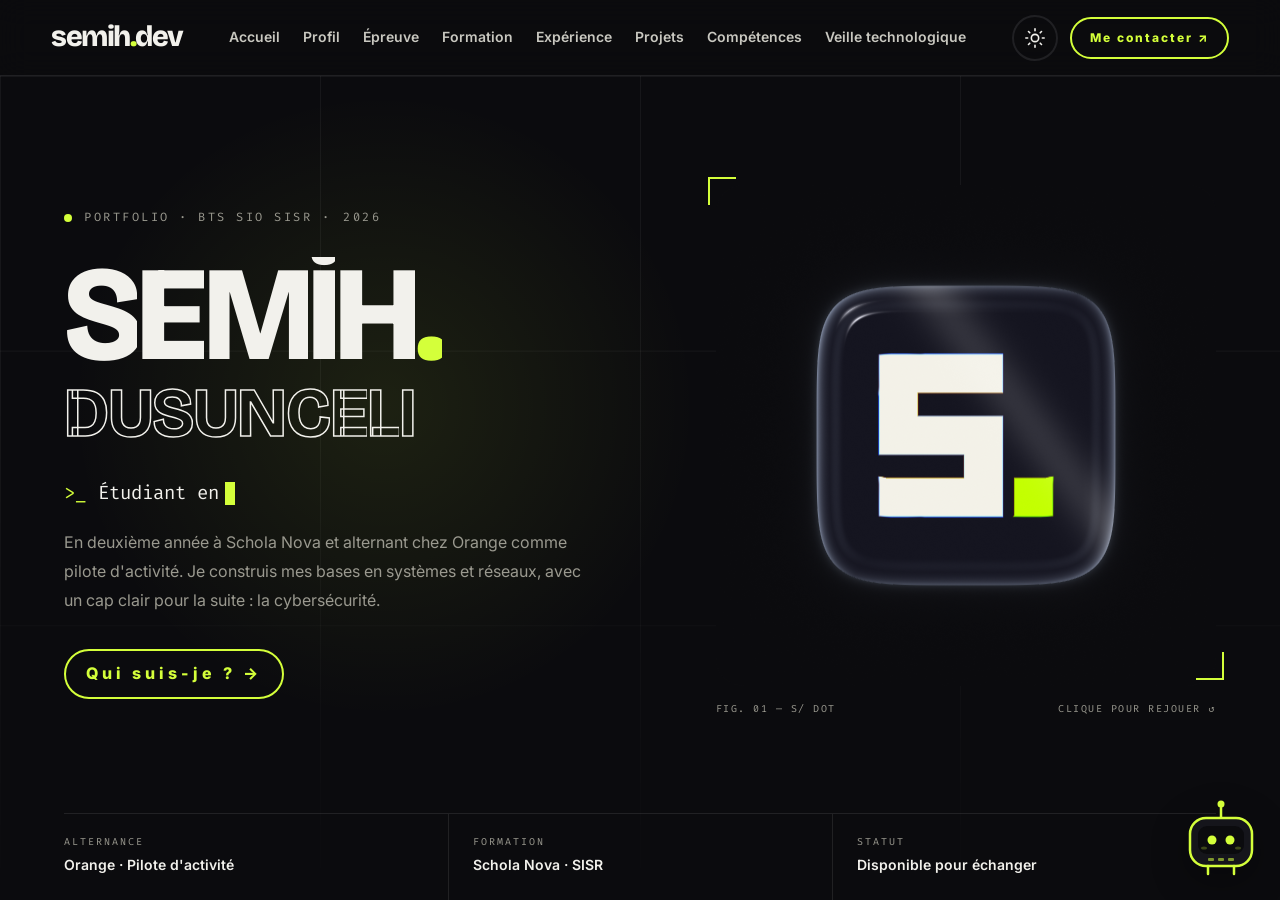
<file: index.html>
<!DOCTYPE html>
<html lang="fr">
<head>
    <meta charset="UTF-8">
    <meta name="viewport" content="width=device-width, initial-scale=1.0">
    <meta name="theme-color" content="#0B0B0E">
    <meta name="description" content="Portfolio de Semih Dusunceli, étudiant en BTS SIO SISR et alternant chez Orange. Découvrez son parcours, ses compétences et ses projets.">

    <title>Semih.dev | Portfolio</title>

    <!-- Polices -->
    <link rel="preconnect" href="https://fonts.googleapis.com">
    <link rel="preconnect" href="https://fonts.gstatic.com" crossorigin>
    <link href="https://fonts.googleapis.com/css2?family=Bricolage+Grotesque:opsz,wght@12..96,500..800&family=Inter:wght@400;500;600;700&family=Fira+Code:wght@400;500;600&display=swap" rel="stylesheet">

    <!-- CSS -->
    <link rel="stylesheet" href="commun.css">
    <link rel="stylesheet" href="accueil.css">
    <link rel="stylesheet" href="responsive.css">
    <link rel="stylesheet" href="uiverse-buttons.css">
    <link rel="stylesheet" href="motion.css">

    <!-- JavaScript -->
    <script>document.documentElement.classList.add("js");</script>
    <script src="glass-reveal.js" defer></script>
    <script src="script.js" defer></script>
</head>

<body class="page-accueil page-single">

    <!-- NAVIGATION -->
    <header class="header">
        <nav class="navbar">

            <a href="index.html" class="logo">
                semih<span class="logo-dot">.</span>dev
            </a>

            <div class="nav-links">
                <a href="index.html" class="active" aria-current="page">Accueil</a>
                <a href="profil.html">Profil</a>
                <a href="epreuves.html">Épreuve</a>
                <a href="formation.html">Formation</a>
                <a href="experience.html">Expérience</a>
                <a href="projets.html">Projets</a>
                <a href="competences.html">Compétences</a>
                <a href="veille.html">Veille technologique</a>
                <a href="contact.html" class="nav-mobile-only">Contact</a>
            </div>

            <div class="nav-actions">
                <button
                    id="theme-toggle"
                    class="theme-toggle"
                    type="button"
                    aria-label="Changer de thème"
                    aria-pressed="false"
                >
                    <span id="theme-icon" aria-hidden="true"></span>
                </button>

                <a href="contact.html" class="nav-contact uiverse-cta uiverse-cta--type1 uiverse-cta--nav"><span class="uiverse-cta__text">Me contacter ↗</span></a>
            </div>

        </nav>
    </header>

    <main>

        <!-- HERO : LOGO EN VERRE LIQUIDE -->
        <section class="glass-hero" id="accueil" aria-labelledby="home-title">
            <div class="glass-hero__inner">

                <div class="glass-hero__text">
                    <p class="glass-hero__eyebrow hero-step">
                        <span class="glass-hero__status" aria-hidden="true"></span>
                        PORTFOLIO · BTS SIO SISR · <span id="hero-year">2026</span>
                    </p>

                    <h1 class="glass-hero__title" id="home-title" aria-label="Semih Dusunceli">
                        <span class="glass-hero__line" data-split aria-hidden="true">SEMİH<span class="glass-hero__accent">.</span></span>
                        <span class="glass-hero__line glass-hero__line--outline" data-split aria-hidden="true">DUSUNCELI</span>
                    </h1>

                    <p class="glass-hero__role hero-step">
                        <span class="glass-hero__prompt" aria-hidden="true">&gt;_</span>
                        <span id="typing-text">Étudiant en BTS SIO SISR</span><span class="glass-hero__caret" aria-hidden="true"></span>
                    </p>

                    <p class="glass-hero__copy hero-step">
                        En deuxième année à Schola Nova et alternant chez Orange comme pilote d'activité.
                        Je construis mes bases en systèmes et réseaux, avec un cap clair pour la suite : la cybersécurité.
                    </p>

                    <div class="glass-hero__actions hero-step">
                        <a href="profil.html" class="uiverse-cta uiverse-cta--type1">
                            <span class="uiverse-cta__text">Qui suis-je ? →</span>
                        </a>
                    </div>
                </div>

                <div class="glass-hero__visual hero-step">
                    <div class="glass-hero__stage" data-glass-stage></div>
                    <p class="glass-hero__hint" aria-hidden="true">
                        <span>FIG. 01 — S/ DOT</span>
                        <span>CLIQUE POUR REJOUER ↺</span>
                    </p>
                </div>

            </div>

            <ul class="glass-hero__meta hero-step" aria-label="En bref">
                <li><span>ALTERNANCE</span>Orange · Pilote d'activité</li>
                <li><span>FORMATION</span>Schola Nova · SISR</li>
                <li><span>STATUT</span>Disponible pour échanger</li>
            </ul>
        </section>

    </main>


</body>
</html>
</file>
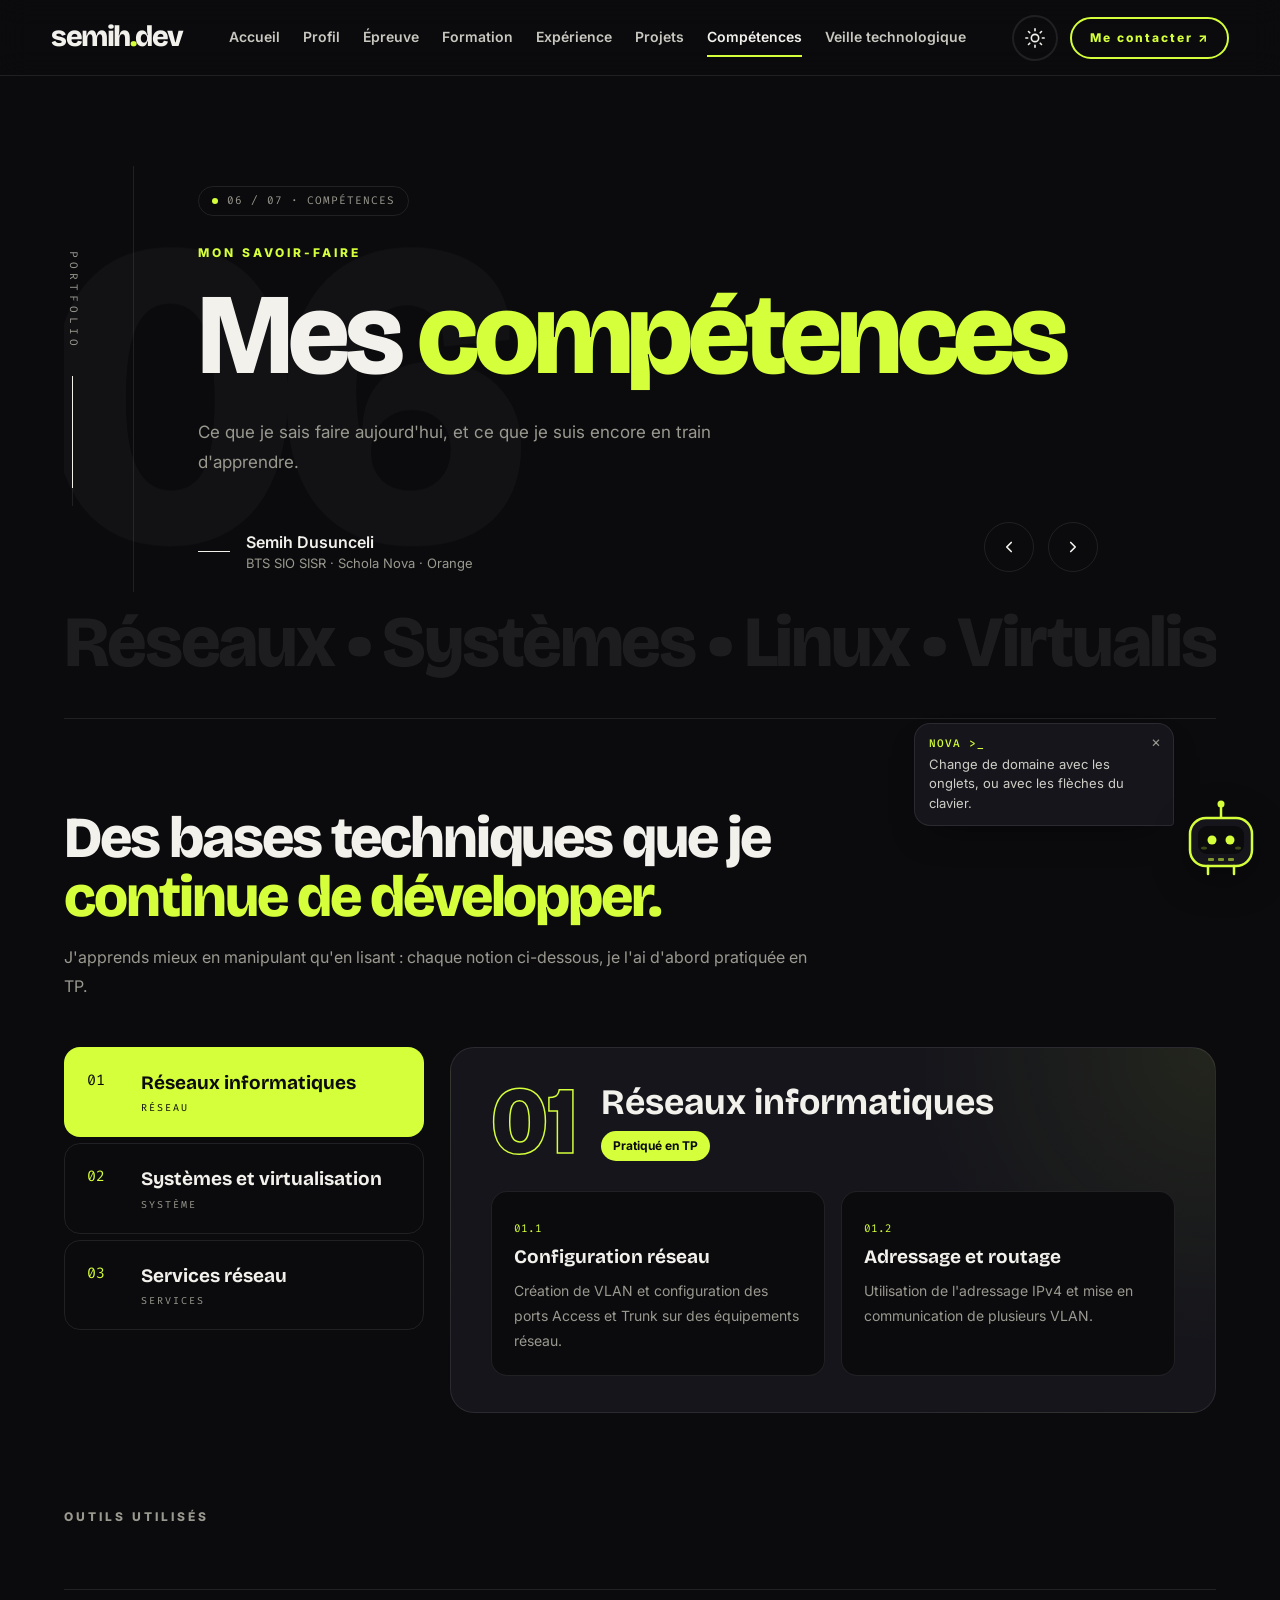
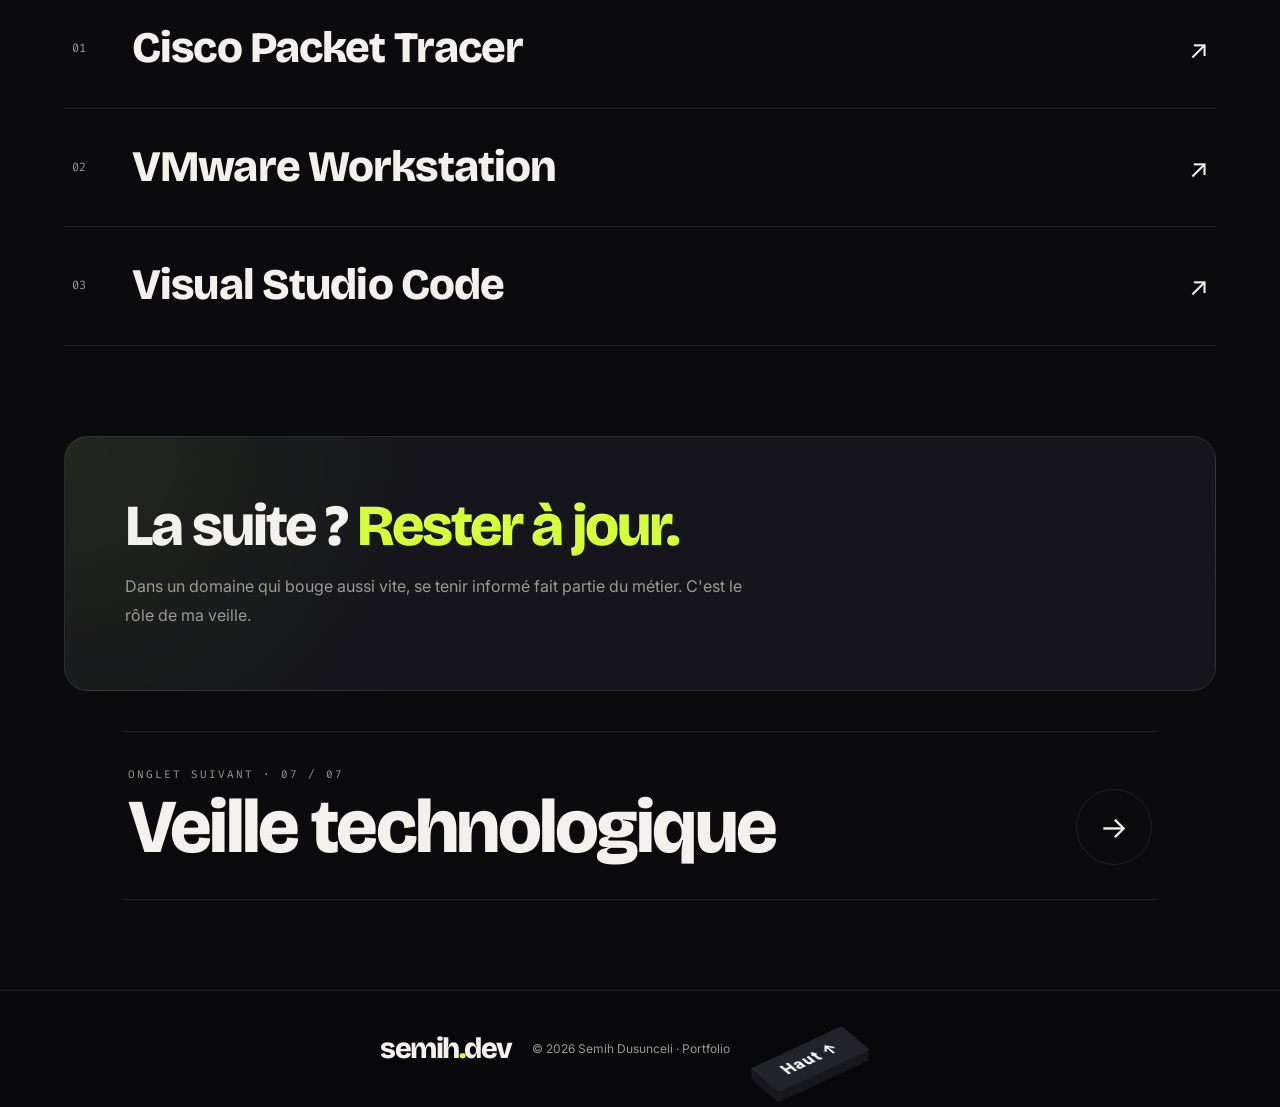
<file: competences.html>
<!DOCTYPE html>
<html lang="fr">

<head>
    <meta charset="UTF-8">
    <meta name="viewport" content="width=device-width, initial-scale=1.0">
    <meta name="theme-color" content="#0B0B0E">

    <meta name="description" content="Découvrez les compétences de Semih Dusunceli en systèmes et réseaux informatiques.">

    <title>Compétences | semih.dev</title>

    <!-- POLICES -->
    <link rel="preconnect" href="https://fonts.googleapis.com">
    <link rel="preconnect" href="https://fonts.gstatic.com" crossorigin>

    <link href="https://fonts.googleapis.com/css2?family=Bricolage+Grotesque:opsz,wght@12..96,500..800&family=Inter:wght@400;500;600;700&family=Fira+Code:wght@400;500;600&display=swap" rel="stylesheet">

    <!-- CSS -->
    <link rel="stylesheet" href="commun.css">
    <link rel="stylesheet" href="onglets.css">
    <link rel="stylesheet" href="responsive.css">
    <link rel="stylesheet" href="uiverse-buttons.css">
    <link rel="stylesheet" href="motion.css">

    <!-- JAVASCRIPT -->
    <script src="script.js" defer></script>
</head>

<body class="page-onglet">

    <!-- NAVIGATION -->

    <header class="header">

        <nav class="navbar">

            <a href="index.html" class="logo">
                semih<span class="logo-dot">.</span>dev
            </a>

            <div class="nav-links">
                <a href="index.html">Accueil</a>
                <a href="profil.html">Profil</a>
                <a href="epreuves.html">Épreuve</a>
                <a href="formation.html">Formation</a>
                <a href="experience.html">Expérience</a>
                <a href="projets.html">Projets</a>
                <a href="competences.html" class="active" aria-current="page">Compétences</a>
                <a href="veille.html">Veille technologique</a>
                <a href="contact.html" class="nav-mobile-only">Contact</a>
            </div>

            <div class="nav-actions">

                <button
                    id="theme-toggle"
                    class="theme-toggle"
                    type="button"
                    aria-label="Changer de thème"
                    aria-pressed="false"
                >
                    <span id="theme-icon" aria-hidden="true"></span>
                </button>

                <a href="contact.html" class="nav-contact uiverse-cta uiverse-cta--type1 uiverse-cta--nav"><span class="uiverse-cta__text">Me contacter ↗</span></a>

            </div>

        </nav>

    </header>


    <!-- CONTENU PRINCIPAL -->

    <main class="pg-main">

        <!-- EN-TÊTE DE L'ONGLET -->
        <section class="pg-hero" data-hero style="--progress: 0.857">
            <div class="pg-hero__rail" aria-hidden="true">
                <span class="pg-hero__vlabel">Portfolio</span>
                <span class="pg-hero__progress"><i></i></span>
            </div>
            <div class="pg-hero__body">
                <span class="pg-hero__badge"><i aria-hidden="true"></i>06 / 07 · COMPÉTENCES</span>
                <p class="section-tag">Mon savoir-faire</p>
                <h1 class="pg-hero__title">Mes <span>compétences</span></h1>
                <p class="pg-hero__lead">Ce que je sais faire aujourd'hui, et ce que je suis encore en train d'apprendre.</p>
                <div class="pg-hero__foot">
                    <div class="pg-hero__author">
                        <span class="pg-hero__line" aria-hidden="true"></span>
                        <div>
                            <p>Semih Dusunceli</p>
                            <p>BTS SIO SISR · Schola Nova · Orange</p>
                        </div>
                    </div>
                    <nav class="pg-hero__nav" aria-label="Changer d'onglet">
                        <a class="pg-hero__arrow pg-hero__arrow--prev" href="projets.html" aria-label="Onglet précédent : Projets" title="Projets"><svg viewBox="0 0 16 16" fill="none" aria-hidden="true"><path d="M10 12L6 8L10 4" stroke="currentColor" stroke-width="1.5" stroke-linecap="round" stroke-linejoin="round"/></svg></a>
                        <a class="pg-hero__arrow pg-hero__arrow--next" href="veille.html" aria-label="Onglet suivant : Veille technologique" title="Veille technologique"><svg viewBox="0 0 16 16" fill="none" aria-hidden="true"><path d="M6 4L10 8L6 12" stroke="currentColor" stroke-width="1.5" stroke-linecap="round" stroke-linejoin="round"/></svg></a>
                    </nav>
                </div>
            </div>
            <span class="pg-hero__index" aria-hidden="true"><span>06</span></span>
            <div class="pg-hero__ticker" aria-hidden="true"><div><span>Réseaux • Systèmes • Linux • Virtualisation • </span><span>Réseaux • Systèmes • Linux • Virtualisation • </span><span>Réseaux • Systèmes • Linux • Virtualisation • </span><span>Réseaux • Systèmes • Linux • Virtualisation • </span><span>Réseaux • Systèmes • Linux • Virtualisation • </span><span>Réseaux • Systèmes • Linux • Virtualisation • </span></div></div>
        </section>

        <section class="pg-section">
            <div class="pg-section__head reveal">
                <h2>Des bases techniques que je <span>continue de développer.</span></h2>
                <p>J'apprends mieux en manipulant qu'en lisant : chaque notion ci-dessous, je l'ai d'abord pratiquée en TP.</p>
            </div>

            <!-- ONGLETS INTERACTIFS -->
            <div class="sk-tabs reveal" data-tabs>
                <div class="sk-tabs__list" role="tablist" aria-label="Domaines de compétences">
                    <button class="sk-tab" role="tab" id="sk-tab-01" aria-controls="sk-pane-01" aria-selected="true" tabindex="0">
                        <span class="sk-tab__num">01</span>
                        <span class="sk-tab__name">Réseaux informatiques</span>
                        <span class="sk-tab__cat">RÉSEAU</span>
                    </button>
                    <button class="sk-tab" role="tab" id="sk-tab-02" aria-controls="sk-pane-02" aria-selected="false" tabindex="-1">
                        <span class="sk-tab__num">02</span>
                        <span class="sk-tab__name">Systèmes et virtualisation</span>
                        <span class="sk-tab__cat">SYSTÈME</span>
                    </button>
                    <button class="sk-tab" role="tab" id="sk-tab-03" aria-controls="sk-pane-03" aria-selected="false" tabindex="-1">
                        <span class="sk-tab__num">03</span>
                        <span class="sk-tab__name">Services réseau</span>
                        <span class="sk-tab__cat">SERVICES</span>
                    </button>
                    <span class="sk-tabs__indicator" aria-hidden="true"></span>
                </div>
                <div class="sk-tabs__panes">
                <div class="sk-pane" role="tabpanel" id="sk-pane-01" aria-labelledby="sk-tab-01">
                    <div class="sk-pane__head">
                        <span class="sk-pane__big" aria-hidden="true">01</span>
                        <div>
                            <h2>Réseaux informatiques</h2>
                            <span class="sk-level">Pratiqué en TP</span>
                        </div>
                    </div>
                    <div class="sk-subs">
                        <div class="sk-sub">
                            <span class="sk-sub__n">01.1</span>
                            <h3>Configuration réseau</h3>
                            <p>Création de VLAN et configuration des ports Access et Trunk sur des équipements réseau.</p>
                        </div>
                        <div class="sk-sub">
                            <span class="sk-sub__n">01.2</span>
                            <h3>Adressage et routage</h3>
                            <p>Utilisation de l'adressage IPv4 et mise en communication de plusieurs VLAN.</p>
                        </div>
                    </div>
                </div>
                <div class="sk-pane" role="tabpanel" id="sk-pane-02" aria-labelledby="sk-tab-02" hidden>
                    <div class="sk-pane__head">
                        <span class="sk-pane__big" aria-hidden="true">02</span>
                        <div>
                            <h2>Systèmes et virtualisation</h2>
                            <span class="sk-level">Pratiqué en TP</span>
                        </div>
                    </div>
                    <div class="sk-subs">
                        <div class="sk-sub">
                            <span class="sk-sub__n">02.1</span>
                            <h3>Linux Debian</h3>
                            <p>Installation du système, utilisation du terminal et découverte des commandes Linux.</p>
                        </div>
                        <div class="sk-sub">
                            <span class="sk-sub__n">02.2</span>
                            <h3>Virtualisation</h3>
                            <p>Création et configuration de machines virtuelles avec VMware Workstation.</p>
                        </div>
                    </div>
                </div>
                <div class="sk-pane" role="tabpanel" id="sk-pane-03" aria-labelledby="sk-tab-03" hidden>
                    <div class="sk-pane__head">
                        <span class="sk-pane__big" aria-hidden="true">03</span>
                        <div>
                            <h2>Services réseau</h2>
                            <span class="sk-level sk-level--theory">Notions étudiées</span>
                        </div>
                    </div>
                    <div class="sk-subs">
                        <div class="sk-sub">
                            <span class="sk-sub__n">03.1</span>
                            <h3>DNS</h3>
                            <p>Compréhension du mécanisme de résolution des noms en adresses IP.</p>
                        </div>
                        <div class="sk-sub">
                            <span class="sk-sub__n">03.2</span>
                            <h3>DHCP</h3>
                            <p>Compréhension de l'attribution automatique des paramètres réseau aux équipements.</p>
                        </div>
                    </div>
                </div>
                </div>
            </div>
        </section>

        <!-- OUTILS -->
        <section class="pg-section">
            <div class="pg-section__head reveal">
                <p class="section-tag">Outils utilisés</p>
            </div>
            <ul class="sk-tools reveal"><li><span class="sk-tool__n">01</span><span class="sk-tool__name">Cisco Packet Tracer</span><span class="sk-tool__arrow" aria-hidden="true">↗</span></li><li><span class="sk-tool__n">02</span><span class="sk-tool__name">VMware Workstation</span><span class="sk-tool__arrow" aria-hidden="true">↗</span></li><li><span class="sk-tool__n">03</span><span class="sk-tool__name">Visual Studio Code</span><span class="sk-tool__arrow" aria-hidden="true">↗</span></li></ul>
        </section>

        <!-- CONCLUSION -->
        <section class="pg-section">
            <div class="pg-quote reveal">
                <h2>La suite ? <span>Rester à jour.</span></h2>
                <p>Dans un domaine qui bouge aussi vite, se tenir informé fait partie du métier. C'est le rôle de ma veille.</p>
            </div>
        </section>

        <!-- ONGLET SUIVANT -->
        <nav class="next-step reveal" aria-label="Onglet suivant">
            <a href="veille.html" class="next-step__link">
                <span class="next-step__label">Onglet suivant · 07 / 07</span>
                <span class="next-step__title">Veille technologique</span>
                <span class="next-step__arrow" aria-hidden="true">→</span>
            </a>
        </nav>

    </main>


    <!-- PIED DE PAGE -->

    <footer class="footer">

        <a href="index.html" class="logo">
            semih<span class="logo-dot">.</span>dev
        </a>

        <p>
            © <span id="current-year"></span>
            Semih Dusunceli · Portfolio
        </p>

        <a href="#" class="back-top uiverse-stack" aria-label="Retour en haut">
            <span class="uiverse-stack__layer" aria-hidden="true"></span>
            <span class="uiverse-stack__layer" aria-hidden="true"></span>
            <span class="uiverse-stack__layer" aria-hidden="true"></span>
            <span class="uiverse-stack__layer" aria-hidden="true"></span>
            <span class="uiverse-stack__layer uiverse-stack__label">Haut ↑</span>
        </a>

    </footer>

</body>
</html>
</file>
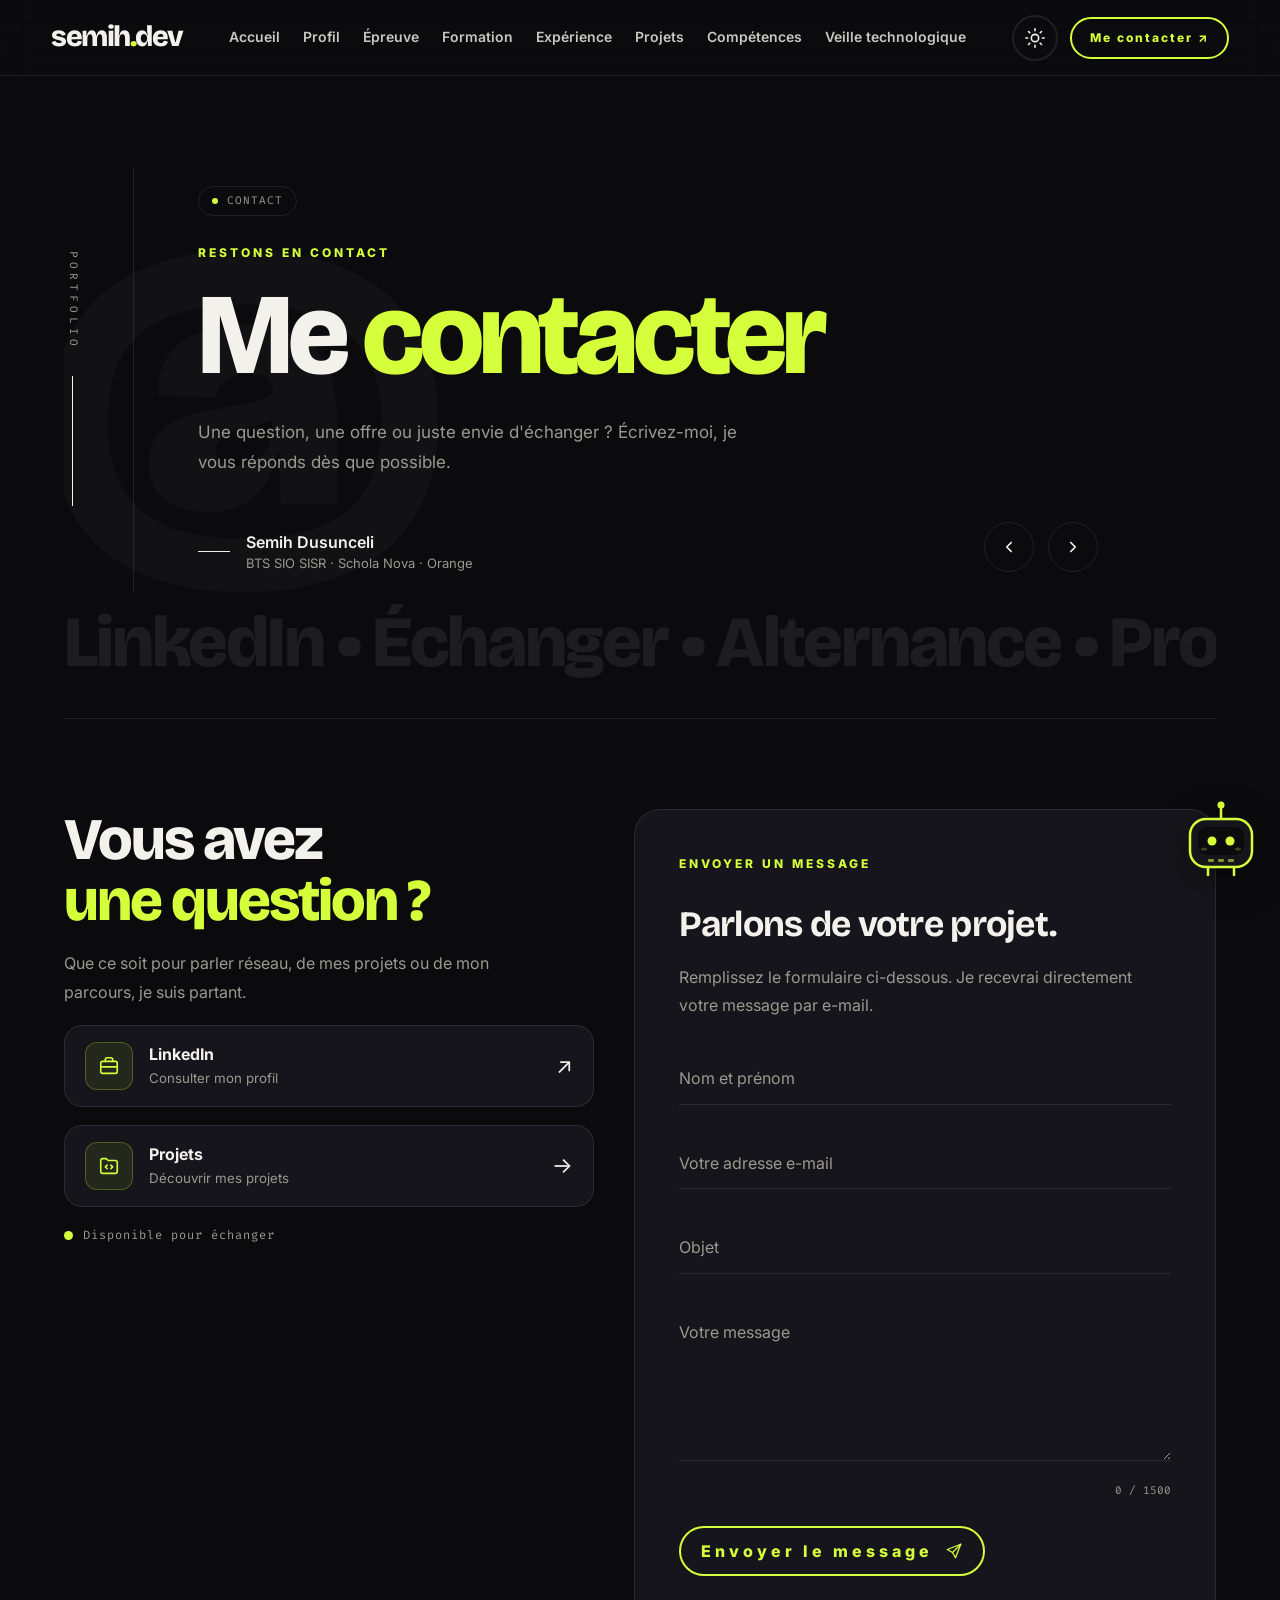
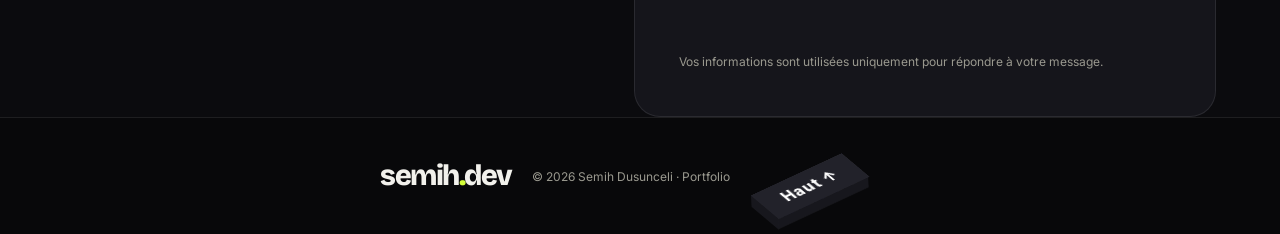
<file: contact.html>
<!DOCTYPE html>
<html lang="fr">

<head>
    <meta charset="UTF-8">
    <meta name="viewport" content="width=device-width, initial-scale=1.0">
    <meta name="theme-color" content="#0B0B0E">

    <meta name="description" content="Contactez Semih Dusunceli pour échanger sur son parcours et ses projets informatiques.">

    <title>Contact | semih.dev</title>

    <!-- POLICES -->
    <link rel="preconnect" href="https://fonts.googleapis.com">
    <link rel="preconnect" href="https://fonts.gstatic.com" crossorigin>

    <link href="https://fonts.googleapis.com/css2?family=Bricolage+Grotesque:opsz,wght@12..96,500..800&family=Inter:wght@400;500;600;700&family=Fira+Code:wght@400;500;600&display=swap" rel="stylesheet">

    <!-- CSS -->
    <link rel="stylesheet" href="commun.css">
    <link rel="stylesheet" href="onglets.css">
    <link rel="stylesheet" href="responsive.css">
    <link rel="stylesheet" href="uiverse-buttons.css">
    <link rel="stylesheet" href="motion.css">

    <!-- JAVASCRIPT -->
    <script src="script.js" defer></script>
</head>

<body class="page-onglet">

    <!-- NAVIGATION -->

    <header class="header">

        <nav class="navbar">

            <a href="index.html" class="logo">
                semih<span class="logo-dot">.</span>dev
            </a>

            <div class="nav-links">
                <a href="index.html">Accueil</a>
                <a href="profil.html">Profil</a>
                <a href="epreuves.html">Épreuve</a>
                <a href="formation.html">Formation</a>
                <a href="experience.html">Expérience</a>
                <a href="projets.html">Projets</a>
                <a href="competences.html">Compétences</a>
                <a href="veille.html">Veille technologique</a>
                <a href="contact.html" class="nav-mobile-only active" aria-current="page">Contact</a>
            </div>

            <div class="nav-actions">

                <button
                    id="theme-toggle"
                    class="theme-toggle"
                    type="button"
                    aria-label="Changer de thème"
                    aria-pressed="false">
                    <span id="theme-icon" aria-hidden="true"></span>
                </button>

                <a href="contact.html" class="nav-contact uiverse-cta uiverse-cta--type1 uiverse-cta--nav"><span class="uiverse-cta__text">Me contacter ↗</span></a>

            </div>

        </nav>

    </header>


    <!-- CONTENU PRINCIPAL -->

    <main class="pg-main">

        <!-- EN-TÊTE DE L'ONGLET -->
        <section class="pg-hero" data-hero style="--progress: 1.000">
            <div class="pg-hero__rail" aria-hidden="true">
                <span class="pg-hero__vlabel">Portfolio</span>
                <span class="pg-hero__progress"><i></i></span>
            </div>
            <div class="pg-hero__body">
                <span class="pg-hero__badge"><i aria-hidden="true"></i>CONTACT</span>
                <p class="section-tag">RESTONS EN CONTACT</p>
                <h1 class="pg-hero__title">Me <span>contacter</span></h1>
                <p class="pg-hero__lead">Une question, une offre ou juste envie d'échanger ? Écrivez-moi, je vous réponds dès que possible.</p>
                <div class="pg-hero__foot">
                    <div class="pg-hero__author">
                        <span class="pg-hero__line" aria-hidden="true"></span>
                        <div>
                            <p>Semih Dusunceli</p>
                            <p>BTS SIO SISR · Schola Nova · Orange</p>
                        </div>
                    </div>
                    <nav class="pg-hero__nav" aria-label="Changer d'onglet">
                        <a class="pg-hero__arrow pg-hero__arrow--prev" href="veille.html" aria-label="Onglet précédent : Veille technologique" title="Veille technologique"><svg viewBox="0 0 16 16" fill="none" aria-hidden="true"><path d="M10 12L6 8L10 4" stroke="currentColor" stroke-width="1.5" stroke-linecap="round" stroke-linejoin="round"/></svg></a>
                        <a class="pg-hero__arrow pg-hero__arrow--next" href="index.html" aria-label="Onglet suivant : Accueil" title="Accueil"><svg viewBox="0 0 16 16" fill="none" aria-hidden="true"><path d="M6 4L10 8L6 12" stroke="currentColor" stroke-width="1.5" stroke-linecap="round" stroke-linejoin="round"/></svg></a>
                    </nav>
                </div>
            </div>
            <span class="pg-hero__index" aria-hidden="true"><span>@</span></span>
            <div class="pg-hero__ticker" aria-hidden="true"><div><span>LinkedIn • Échanger • Alternance • Projets • </span><span>LinkedIn • Échanger • Alternance • Projets • </span><span>LinkedIn • Échanger • Alternance • Projets • </span><span>LinkedIn • Échanger • Alternance • Projets • </span><span>LinkedIn • Échanger • Alternance • Projets • </span><span>LinkedIn • Échanger • Alternance • Projets • </span></div></div>
        </section>

        <section class="pg-section">
            <div class="ct-layout">

                <!-- À GAUCHE : PHRASE QUI CHANGE + LIENS -->
                <div class="ct-side reveal">
                    <h2 class="ct-rotate">
                        Vous avez
                        <span class="ct-rotate__words" data-rotate>
                            <span class="is-on">une question&nbsp;?</span>
                            <span>une offre&nbsp;?</span>
                            <span>un projet&nbsp;?</span>
                            <span>envie d'échanger&nbsp;?</span>
                        </span>
                    </h2>
                    <p>Que ce soit pour parler réseau, de mes projets ou de mon parcours, je suis partant.</p>

                    <a class="ct-link" href="https://www.linkedin.com/in/semih-dusunceli-027a3236b/" target="_blank" rel="noopener noreferrer">
                        <span class="icon-box"><svg class="ui-icon" viewBox="0 0 24 24" fill="none" stroke="currentColor" stroke-width="1.75" stroke-linecap="round" stroke-linejoin="round" aria-hidden="true"><rect x="3" y="7" width="18" height="13" rx="2"/><path d="M8 7V5a2 2 0 0 1 2-2h4a2 2 0 0 1 2 2v2"/><path d="M3 13h18"/></svg></span>
                        <span class="ct-link__text"><strong>LinkedIn</strong><small>Consulter mon profil</small></span>
                        <span class="ct-link__arrow" aria-hidden="true">↗</span>
                    </a>
                    <a class="ct-link" href="projets.html">
                        <span class="icon-box"><svg class="ui-icon" viewBox="0 0 24 24" fill="none" stroke="currentColor" stroke-width="1.75" stroke-linecap="round" stroke-linejoin="round" aria-hidden="true"><path d="M3 6a2 2 0 0 1 2-2h4l2 2h8a2 2 0 0 1 2 2v10a2 2 0 0 1-2 2H5a2 2 0 0 1-2-2z"/><path d="m10 11-2 2 2 2"/><path d="m14 11 2 2-2 2"/></svg></span>
                        <span class="ct-link__text"><strong>Projets</strong><small>Découvrir mes projets</small></span>
                        <span class="ct-link__arrow" aria-hidden="true">→</span>
                    </a>

                    <p class="ct-status"><span class="ct-status__dot" aria-hidden="true"></span>Disponible pour échanger</p>
                </div>

                <!-- À DROITE : FORMULAIRE -->
                <div class="ct-card reveal">
                    <span class="section-tag">ENVOYER UN MESSAGE</span>
                    <h2>Parlons de votre projet.</h2>
                    <p>Remplissez le formulaire ci-dessous. Je recevrai directement votre message par e-mail.</p>

                    <form class="ct-form" action="https://formspree.io/f/xoeenanr" method="POST" data-contact-form>
                        
                    <div class="ct-field">
                        <input type="text" id="name" name="name" placeholder=" " autocomplete="name" required>
                        <label for="name">Nom et prénom</label>
                        <span class="ct-field__line" aria-hidden="true"></span>
                    </div>
                        
                    <div class="ct-field">
                        <input type="email" id="email" name="email" placeholder=" " autocomplete="email" required>
                        <label for="email">Votre adresse e-mail</label>
                        <span class="ct-field__line" aria-hidden="true"></span>
                    </div>
                        
                    <div class="ct-field">
                        <input type="text" id="subject" name="subject" placeholder=" " required>
                        <label for="subject">Objet</label>
                        <span class="ct-field__line" aria-hidden="true"></span>
                    </div>
                        
                    <div class="ct-field">
                        <textarea id="message" name="message" rows="5" placeholder=" " maxlength="1500" required></textarea>
                        <label for="message">Votre message</label>
                        <span class="ct-field__line" aria-hidden="true"></span>
                    </div>
                        <p class="ct-count" aria-live="polite"><span data-count>0</span> / 1500</p>

                        <button type="submit" class="ct-send uiverse-cta uiverse-cta--type1">
                            <span class="uiverse-cta__text">Envoyer le message</span>
                            <span class="ct-send__plane" aria-hidden="true"><svg class="ui-icon" viewBox="0 0 24 24" fill="none" stroke="currentColor" stroke-width="1.75" stroke-linecap="round" stroke-linejoin="round" aria-hidden="true"><path d="M21 3 10 14"/><path d="m21 3-7 18-4-7-7-4z"/></svg></span>
                        </button>

                        <p class="ct-feedback" role="status" aria-live="polite"></p>
                        <p class="form-note">Vos informations sont utilisées uniquement pour répondre à votre message.</p>
                    </form>
                </div>

            </div>
        </section>

        </main>


    <!-- PIED DE PAGE -->

    <footer class="footer">

        <a href="index.html" class="logo">
            semih<span class="logo-dot">.</span>dev
        </a>

        <p>
            © <span id="current-year"></span>
            Semih Dusunceli · Portfolio
        </p>

        <a href="#" class="back-top uiverse-stack" aria-label="Retour en haut">
            <span class="uiverse-stack__layer" aria-hidden="true"></span>
            <span class="uiverse-stack__layer" aria-hidden="true"></span>
            <span class="uiverse-stack__layer" aria-hidden="true"></span>
            <span class="uiverse-stack__layer" aria-hidden="true"></span>
            <span class="uiverse-stack__layer uiverse-stack__label">Haut ↑</span>
        </a>

    </footer>

</body>
</html>
</file>
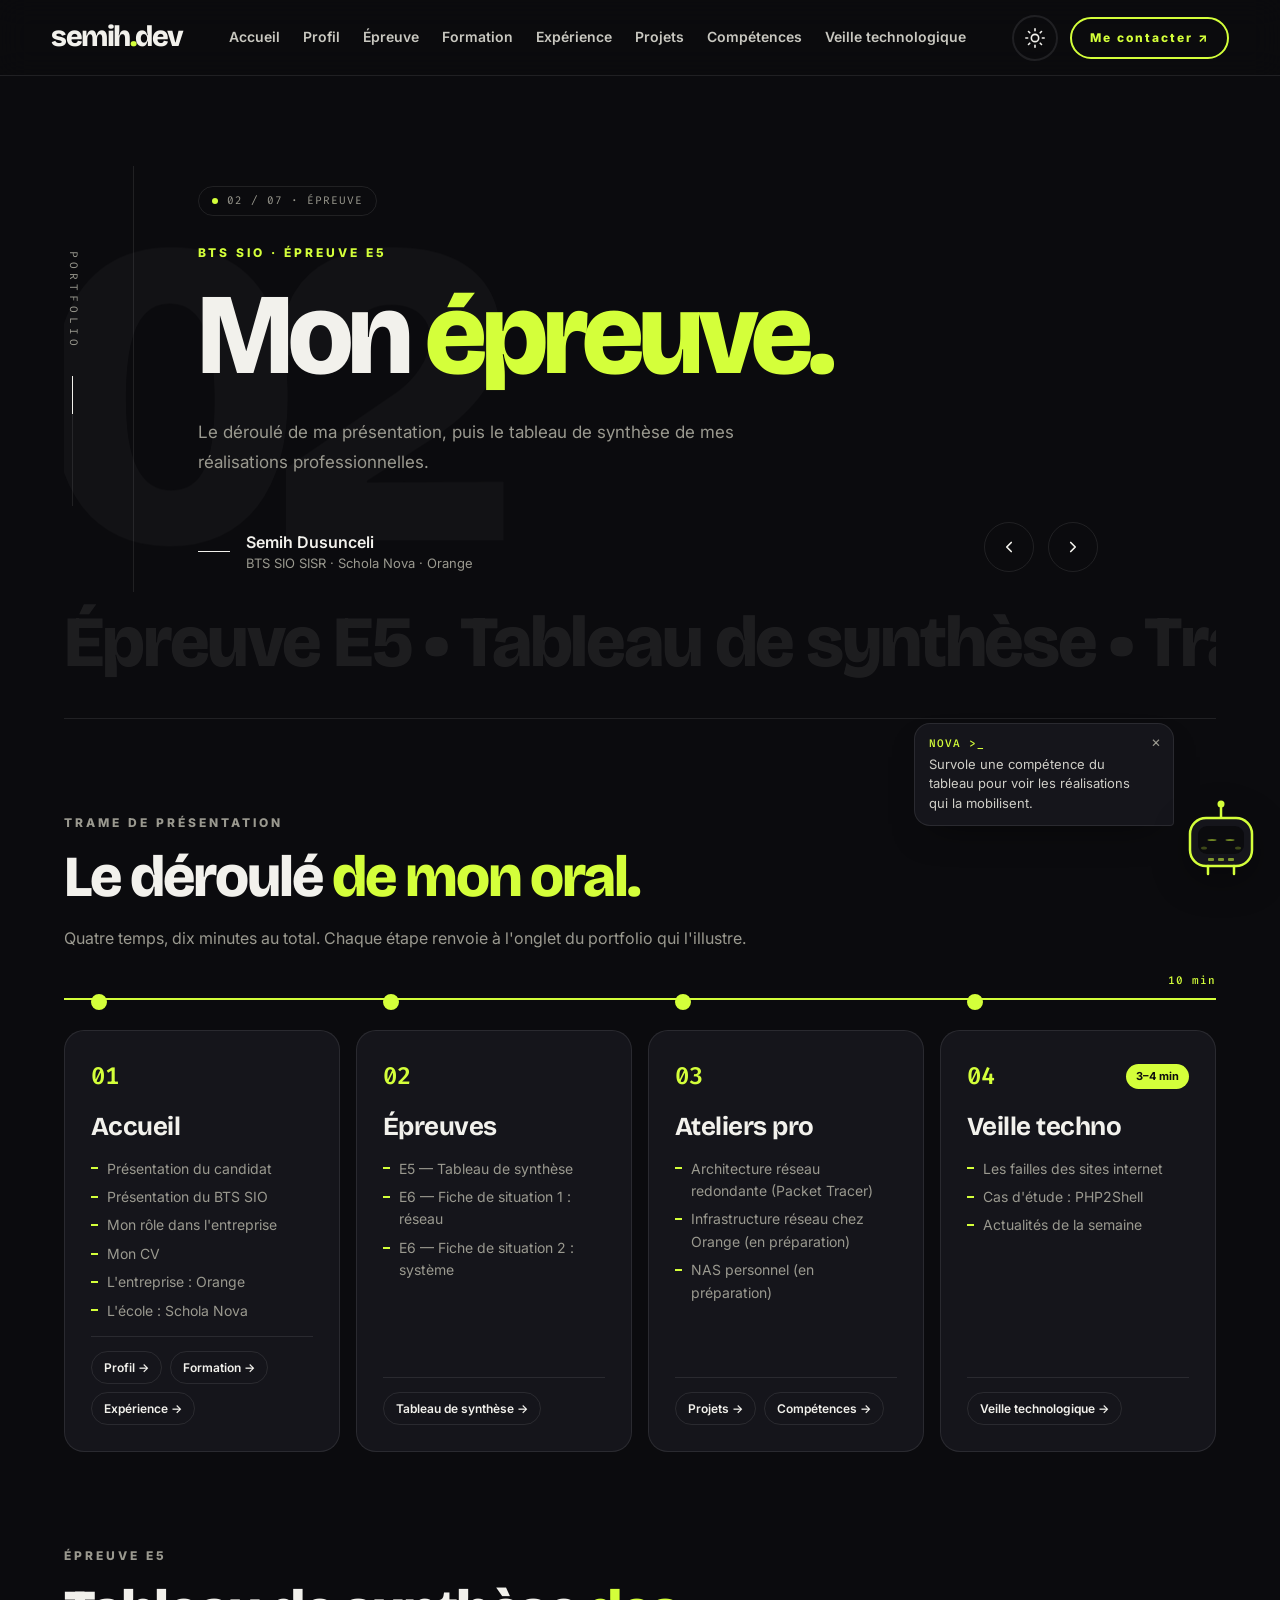
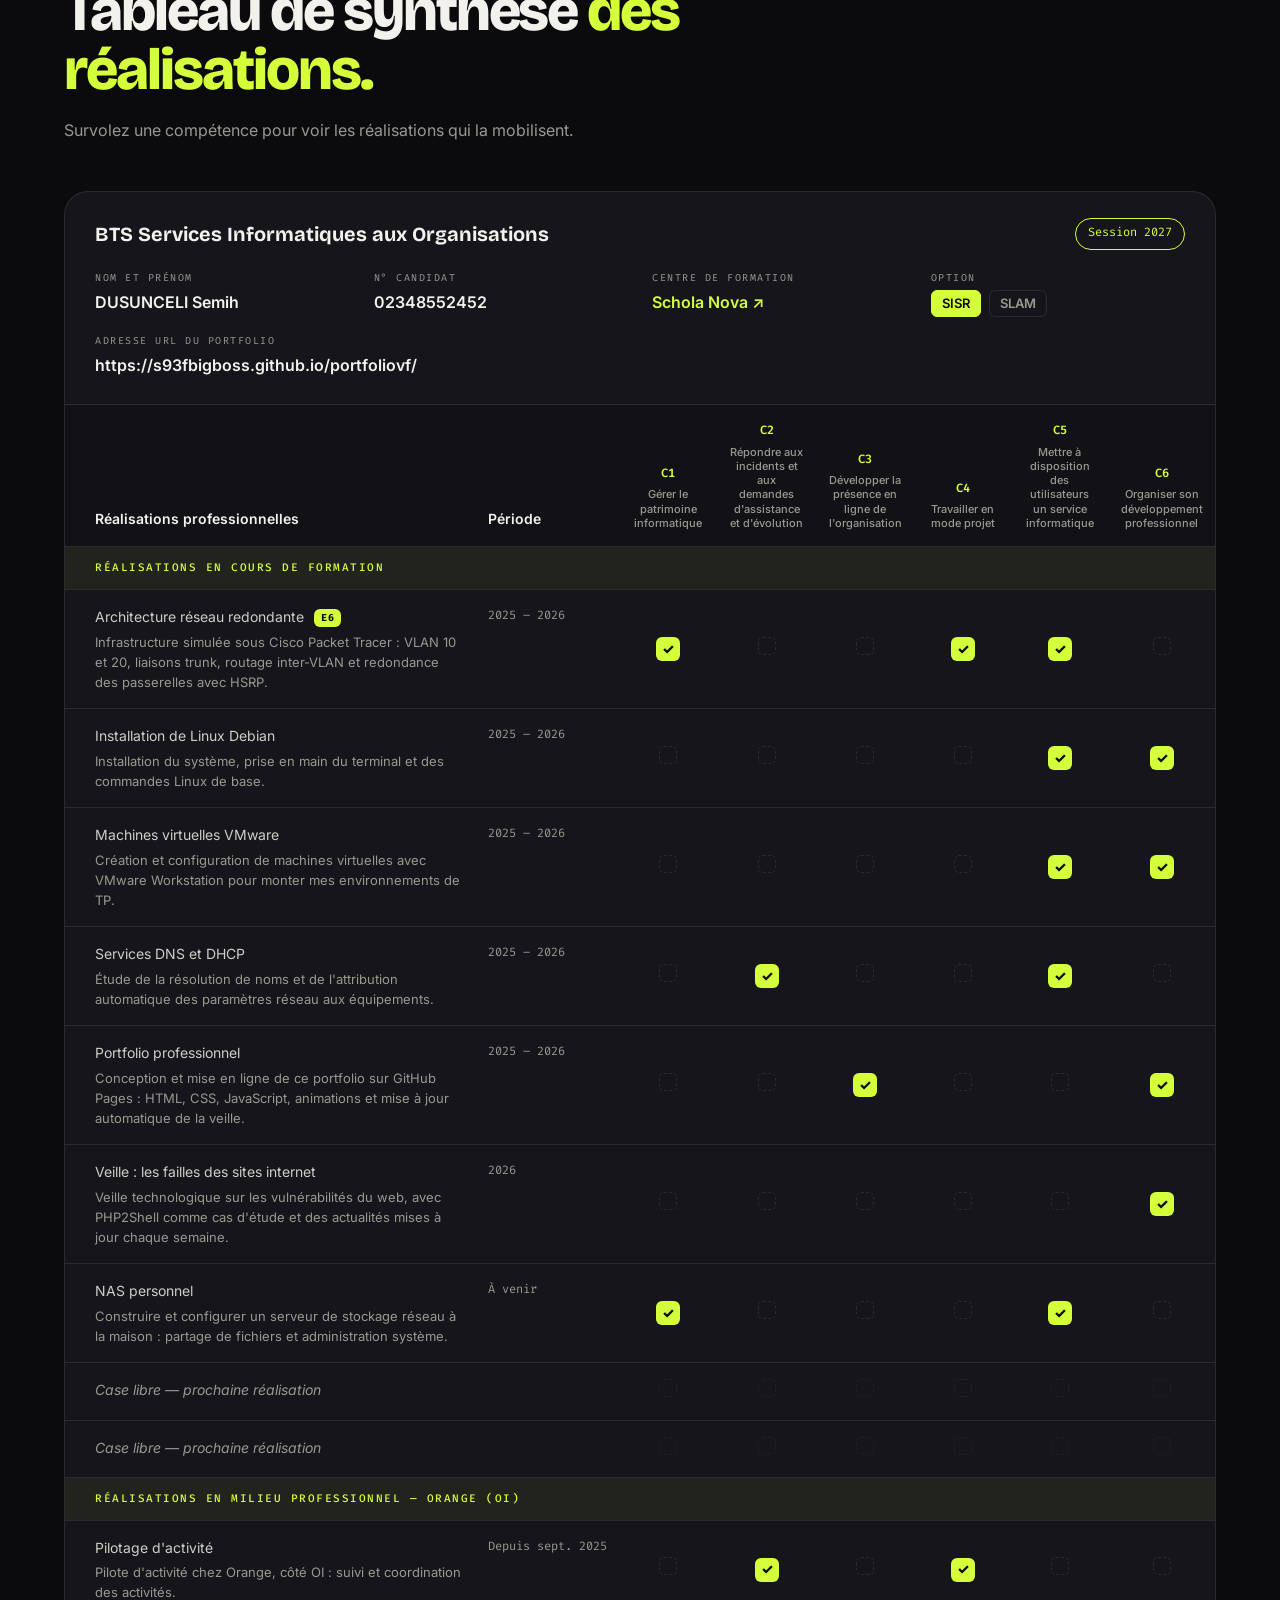
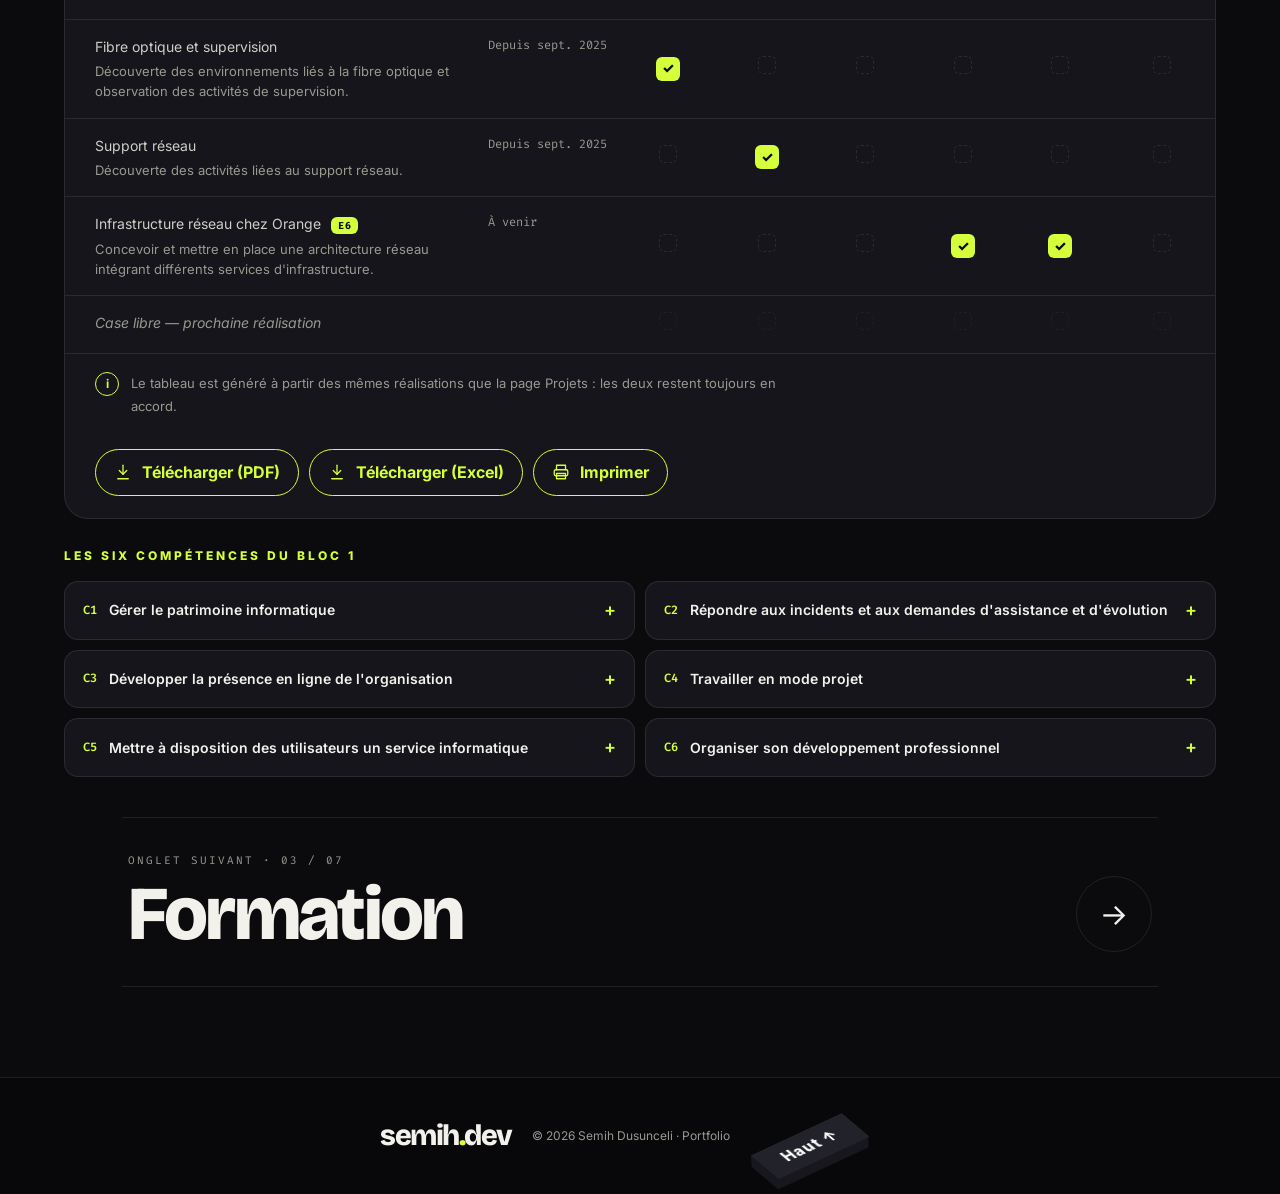
<file: epreuves.html>
<!DOCTYPE html>
<html lang="fr">
<head>
    <meta charset="UTF-8">
    <meta name="viewport" content="width=device-width, initial-scale=1.0">
    <meta name="theme-color" content="#0B0B0E">
    <meta name="description" content="Épreuve E5 du BTS SIO SISR de Semih Dusunceli : déroulé de l'oral et tableau de synthèse des réalisations professionnelles.">

    <title>Épreuve E5 | Semih.dev</title>

    <link rel="preconnect" href="https://fonts.googleapis.com">
    <link rel="preconnect" href="https://fonts.gstatic.com" crossorigin>
    <link href="https://fonts.googleapis.com/css2?family=Bricolage+Grotesque:opsz,wght@12..96,500..800&family=Inter:wght@400;500;600;700&family=Fira+Code:wght@400;500;600&display=swap" rel="stylesheet">

    <link rel="stylesheet" href="commun.css">
    <link rel="stylesheet" href="onglets.css">
    <link rel="stylesheet" href="responsive.css">
    <link rel="stylesheet" href="uiverse-buttons.css">
    <link rel="stylesheet" href="motion.css">

    <script src="realisations.js" defer></script>
    <script src="script.js" defer></script>
</head>

<body class="page-onglet">

    <header class="header">
        <nav class="navbar">
            <a class="logo" href="index.html">semih<span class="logo-dot">.</span>dev</a>

            <div class="nav-links">
                <a href="index.html">Accueil</a>
                <a href="profil.html">Profil</a>
                <a href="epreuves.html" class="active" aria-current="page">Épreuve</a>
                <a href="formation.html">Formation</a>
                <a href="experience.html">Expérience</a>
                <a href="projets.html">Projets</a>
                <a href="competences.html">Compétences</a>
                <a href="veille.html">Veille technologique</a>
                <a href="contact.html" class="nav-mobile-only">Contact</a>
            </div>

            <div class="nav-actions">
                <button id="theme-toggle" class="theme-toggle" type="button" aria-label="Changer de thème" aria-pressed="false">
                    <span id="theme-icon" aria-hidden="true"></span>
                </button>
                <a href="contact.html" class="nav-contact uiverse-cta uiverse-cta--type1 uiverse-cta--nav"><span class="uiverse-cta__text">Me contacter ↗</span></a>
            </div>
        </nav>
    </header>

    <main class="pg-main">

        <!-- EN-TÊTE DE L'ONGLET -->
        <section class="pg-hero" data-hero style="--progress: 0.286">
            <div class="pg-hero__rail" aria-hidden="true">
                <span class="pg-hero__vlabel">Portfolio</span>
                <span class="pg-hero__progress"><i></i></span>
            </div>
            <div class="pg-hero__body">
                <span class="pg-hero__badge"><i aria-hidden="true"></i>02 / 07 · ÉPREUVE</span>
                <p class="section-tag">BTS SIO · ÉPREUVE E5</p>
                <h1 class="pg-hero__title">Mon <span>épreuve.</span></h1>
                <p class="pg-hero__lead">Le déroulé de ma présentation, puis le tableau de synthèse de mes réalisations professionnelles.</p>
                <div class="pg-hero__foot">
                    <div class="pg-hero__author">
                        <span class="pg-hero__line" aria-hidden="true"></span>
                        <div>
                            <p>Semih Dusunceli</p>
                            <p>BTS SIO SISR · Schola Nova · Orange</p>
                        </div>
                    </div>
                    <nav class="pg-hero__nav" aria-label="Changer d'onglet">
                        <a class="pg-hero__arrow pg-hero__arrow--prev" href="profil.html" aria-label="Onglet précédent : Profil" title="Profil"><svg viewBox="0 0 16 16" fill="none" aria-hidden="true"><path d="M10 12L6 8L10 4" stroke="currentColor" stroke-width="1.5" stroke-linecap="round" stroke-linejoin="round"/></svg></a>
                        <a class="pg-hero__arrow pg-hero__arrow--next" href="formation.html" aria-label="Onglet suivant : Formation" title="Formation"><svg viewBox="0 0 16 16" fill="none" aria-hidden="true"><path d="M6 4L10 8L6 12" stroke="currentColor" stroke-width="1.5" stroke-linecap="round" stroke-linejoin="round"/></svg></a>
                    </nav>
                </div>
            </div>
            <span class="pg-hero__index" aria-hidden="true"><span>02</span></span>
            <div class="pg-hero__ticker" aria-hidden="true"><div><span>Épreuve E5 • Tableau de synthèse • Trame • Réalisations • </span><span>Épreuve E5 • Tableau de synthèse • Trame • Réalisations • </span><span>Épreuve E5 • Tableau de synthèse • Trame • Réalisations • </span><span>Épreuve E5 • Tableau de synthèse • Trame • Réalisations • </span><span>Épreuve E5 • Tableau de synthèse • Trame • Réalisations • </span><span>Épreuve E5 • Tableau de synthèse • Trame • Réalisations • </span></div></div>
        </section>

        <!-- DÉROULÉ DE L'ORAL (d'après la trame synoptique) -->
        <section class="pg-section">
            <div class="pg-section__head reveal">
                <p class="section-tag">TRAME DE PRÉSENTATION</p>
                <h2>Le déroulé <span>de mon oral.</span></h2>
                <p>Quatre temps, dix minutes au total. Chaque étape renvoie à l'onglet du portfolio qui l'illustre.</p>
            </div>
            <div class="tr-track reveal">
                <div class="tr-track__bar" aria-hidden="true"><span></span><b>10 min</b></div>
                <ol class="tr-chaps">
                <li class="tr-chap" style="--c: 0">
                    <div class="tr-chap__head">
                        <span class="tr-chap__num">01</span>
                        
                    </div>
                    <h3>Accueil</h3>
                    <ul><li>Présentation du candidat</li><li>Présentation du BTS SIO</li><li>Mon rôle dans l'entreprise</li><li>Mon CV</li><li>L'entreprise : Orange</li><li>L'école : Schola Nova</li></ul>
                    <div class="tr-chap__links"><a href="profil.html">Profil →</a><a href="formation.html">Formation →</a><a href="experience.html">Expérience →</a></div>
                </li>
                <li class="tr-chap" style="--c: 1">
                    <div class="tr-chap__head">
                        <span class="tr-chap__num">02</span>
                        
                    </div>
                    <h3>Épreuves</h3>
                    <ul><li>E5 — Tableau de synthèse</li><li>E6 — Fiche de situation 1 : réseau</li><li>E6 — Fiche de situation 2 : système</li></ul>
                    <div class="tr-chap__links"><a href="#tableau-synthese">Tableau de synthèse →</a></div>
                </li>
                <li class="tr-chap" style="--c: 2">
                    <div class="tr-chap__head">
                        <span class="tr-chap__num">03</span>
                        
                    </div>
                    <h3>Ateliers pro</h3>
                    <ul><li>Architecture réseau redondante (Packet Tracer)</li><li>Infrastructure réseau chez Orange (en préparation)</li><li>NAS personnel (en préparation)</li></ul>
                    <div class="tr-chap__links"><a href="projets.html">Projets →</a><a href="competences.html">Compétences →</a></div>
                </li>
                <li class="tr-chap" style="--c: 3">
                    <div class="tr-chap__head">
                        <span class="tr-chap__num">04</span>
                        <span class="tr-chap__dur">3–4 min</span>
                    </div>
                    <h3>Veille techno</h3>
                    <ul><li>Les failles des sites internet</li><li>Cas d'étude : PHP2Shell</li><li>Actualités de la semaine</li></ul>
                    <div class="tr-chap__links"><a href="veille.html">Veille technologique →</a></div>
                </li>
                </ol>
            </div>
        </section>

        <!-- TABLEAU DE SYNTHÈSE E5 -->
        <section class="pg-section" id="tableau-synthese">
            <div class="pg-section__head reveal">
                <p class="section-tag">ÉPREUVE E5</p>
                <h2>Tableau de synthèse <span>des réalisations.</span></h2>
                <p>Survolez une compétence pour voir les réalisations qui la mobilisent.</p>
            </div>

            <div class="ts-sheet reveal">
                <div class="ts-id">
                    <div class="ts-id__title">
                        <strong>BTS Services Informatiques aux Organisations</strong>
                        <span>Session 2027</span>
                    </div>
                    <dl class="ts-id__grid">
                        <div><dt>Nom et prénom</dt><dd>DUSUNCELI Semih</dd></div>
                        <div><dt>N° candidat</dt><dd>02348552452</dd></div>
                        <div><dt>Centre de formation</dt><dd><a href="https://scholanova-group.org" target="_blank" rel="noopener noreferrer">Schola Nova ↗</a></dd></div>
                        <div><dt>Option</dt><dd><span class="ts-opt is-on">SISR</span><span class="ts-opt">SLAM</span></dd></div>
                        <div class="ts-id__wide"><dt>Adresse URL du portfolio</dt><dd>https://s93fbigboss.github.io/portfoliovf/</dd></div>
                    </dl>
                </div>

                <div class="ts-scroll" tabindex="0" aria-label="Tableau de synthèse, défilement horizontal">
                    <table class="ts-table" data-synthese>
                        <caption class="sr-only">Tableau de synthèse des réalisations professionnelles — Épreuve E5</caption>
                        <thead>
                            <tr>
                                <th scope="col" class="ts-real-head">Réalisations professionnelles</th>
                                <th scope="col" class="ts-period-head">Période</th>
                                <th scope="col" class="ts-comp" data-col="0"><span class="ts-comp__code">C1</span><span class="ts-comp__name">Gérer le patrimoine informatique</span></th><th scope="col" class="ts-comp" data-col="1"><span class="ts-comp__code">C2</span><span class="ts-comp__name">Répondre aux incidents et aux demandes d'assistance et d'évolution</span></th><th scope="col" class="ts-comp" data-col="2"><span class="ts-comp__code">C3</span><span class="ts-comp__name">Développer la présence en ligne de l'organisation</span></th><th scope="col" class="ts-comp" data-col="3"><span class="ts-comp__code">C4</span><span class="ts-comp__name">Travailler en mode projet</span></th><th scope="col" class="ts-comp" data-col="4"><span class="ts-comp__code">C5</span><span class="ts-comp__name">Mettre à disposition des utilisateurs un service informatique</span></th><th scope="col" class="ts-comp" data-col="5"><span class="ts-comp__code">C6</span><span class="ts-comp__name">Organiser son développement professionnel</span></th>
                            </tr>
                        </thead>
                        <tbody>
                        <!-- Lignes générées depuis realisations.js -->
                        </tbody>
                    </table>
                </div>

                <div class="ts-actions">
                    <p class="ts-note"><span class="pg-note__icon">i</span>Le tableau est généré à partir des mêmes réalisations que la page Projets : les deux restent toujours en accord.</p>
                    <div class="ts-buttons">
                    <a class="ts-print ts-download" href="documents/tableau-de-synthese-E5-DUSUNCELI.pdf" download>
                        <svg class="ui-icon" viewBox="0 0 24 24" fill="none" stroke="currentColor" stroke-width="1.75" stroke-linecap="round" stroke-linejoin="round" aria-hidden="true"><path d="M12 3v12"/><path d="m7 10 5 5 5-5"/><path d="M5 21h14"/></svg>
                        Télécharger (PDF)
                    </a>
                    <a class="ts-print ts-download" href="documents/tableau-de-synthese-E5-DUSUNCELI.xlsx" download>
                        <svg class="ui-icon" viewBox="0 0 24 24" fill="none" stroke="currentColor" stroke-width="1.75" stroke-linecap="round" stroke-linejoin="round" aria-hidden="true"><path d="M12 3v12"/><path d="m7 10 5 5 5-5"/><path d="M5 21h14"/></svg>
                        Télécharger (Excel)
                    </a>
                    <button type="button" class="ts-print" data-print-table>
                        <svg class="ui-icon" viewBox="0 0 24 24" fill="none" stroke="currentColor" stroke-width="1.75" stroke-linecap="round" stroke-linejoin="round" aria-hidden="true"><path d="M6 9V3h12v6"/><rect x="3" y="9" width="18" height="8" rx="2"/><path d="M6 14h12v7H6z"/></svg>
                        Imprimer
                    </button>
                    </div>
                </div>
            </div>

            <div class="ts-legend reveal">
                <p class="section-tag">LES SIX COMPÉTENCES DU BLOC 1</p>
                    <details class="ts-legend__item" data-col="0">
                        <summary><span class="ts-comp__code">C1</span>Gérer le patrimoine informatique</summary>
                        <ul><li>Recenser et identifier les ressources numériques</li><li>Exploiter des référentiels, normes et standards adoptés par le prestataire informatique</li><li>Mettre en place et vérifier les niveaux d'habilitation associés à un service</li><li>Vérifier les conditions de la continuité d'un service informatique</li><li>Gérer des sauvegardes</li><li>Vérifier le respect des règles d'utilisation des ressources numériques</li></ul>
                    </details>
                    <details class="ts-legend__item" data-col="1">
                        <summary><span class="ts-comp__code">C2</span>Répondre aux incidents et aux demandes d'assistance et d'évolution</summary>
                        <ul><li>Collecter, suivre et orienter des demandes</li><li>Traiter des demandes concernant les services réseau et système, applicatifs</li><li>Traiter des demandes concernant les applications</li></ul>
                    </details>
                    <details class="ts-legend__item" data-col="2">
                        <summary><span class="ts-comp__code">C3</span>Développer la présence en ligne de l'organisation</summary>
                        <ul><li>Participer à la valorisation de l'image de l'organisation sur les médias numériques en tenant compte du cadre juridique et des enjeux économiques</li><li>Référencer les services en ligne de l'organisation et mesurer leur visibilité</li><li>Participer à l'évolution d'un site Web exploitant les données de l'organisation</li></ul>
                    </details>
                    <details class="ts-legend__item" data-col="3">
                        <summary><span class="ts-comp__code">C4</span>Travailler en mode projet</summary>
                        <ul><li>Analyser les objectifs et les modalités d'organisation d'un projet</li><li>Planifier les activités</li><li>Évaluer les indicateurs de suivi d'un projet et analyser les écarts</li></ul>
                    </details>
                    <details class="ts-legend__item" data-col="4">
                        <summary><span class="ts-comp__code">C5</span>Mettre à disposition des utilisateurs un service informatique</summary>
                        <ul><li>Réaliser les tests d'intégration et d'acceptation d'un service</li><li>Déployer un service</li><li>Accompagner les utilisateurs dans la mise en place d'un service</li></ul>
                    </details>
                    <details class="ts-legend__item" data-col="5">
                        <summary><span class="ts-comp__code">C6</span>Organiser son développement professionnel</summary>
                        <ul><li>Mettre en place son environnement d'apprentissage personnel</li><li>Mettre en œuvre des outils et stratégies de veille informationnelle</li><li>Gérer son identité professionnelle</li><li>Développer son projet professionnel</li></ul>
                    </details>
            </div>
        </section>

        <!-- ONGLET SUIVANT -->
        <nav class="next-step reveal" aria-label="Onglet suivant">
            <a href="formation.html" class="next-step__link">
                <span class="next-step__label">Onglet suivant · 03 / 07</span>
                <span class="next-step__title">Formation</span>
                <span class="next-step__arrow" aria-hidden="true">→</span>
            </a>
        </nav>

    </main>

    <footer class="footer">
        <a href="index.html" class="logo">semih<span class="logo-dot">.</span>dev</a>
        <p>© <span id="current-year"></span> Semih Dusunceli · Portfolio</p>
        <a href="#" class="back-top uiverse-stack" aria-label="Retour en haut">
            <span class="uiverse-stack__layer" aria-hidden="true"></span>
            <span class="uiverse-stack__layer" aria-hidden="true"></span>
            <span class="uiverse-stack__layer" aria-hidden="true"></span>
            <span class="uiverse-stack__layer" aria-hidden="true"></span>
            <span class="uiverse-stack__layer uiverse-stack__label">Haut ↑</span>
        </a>
    </footer>

</body>
</html>
</file>
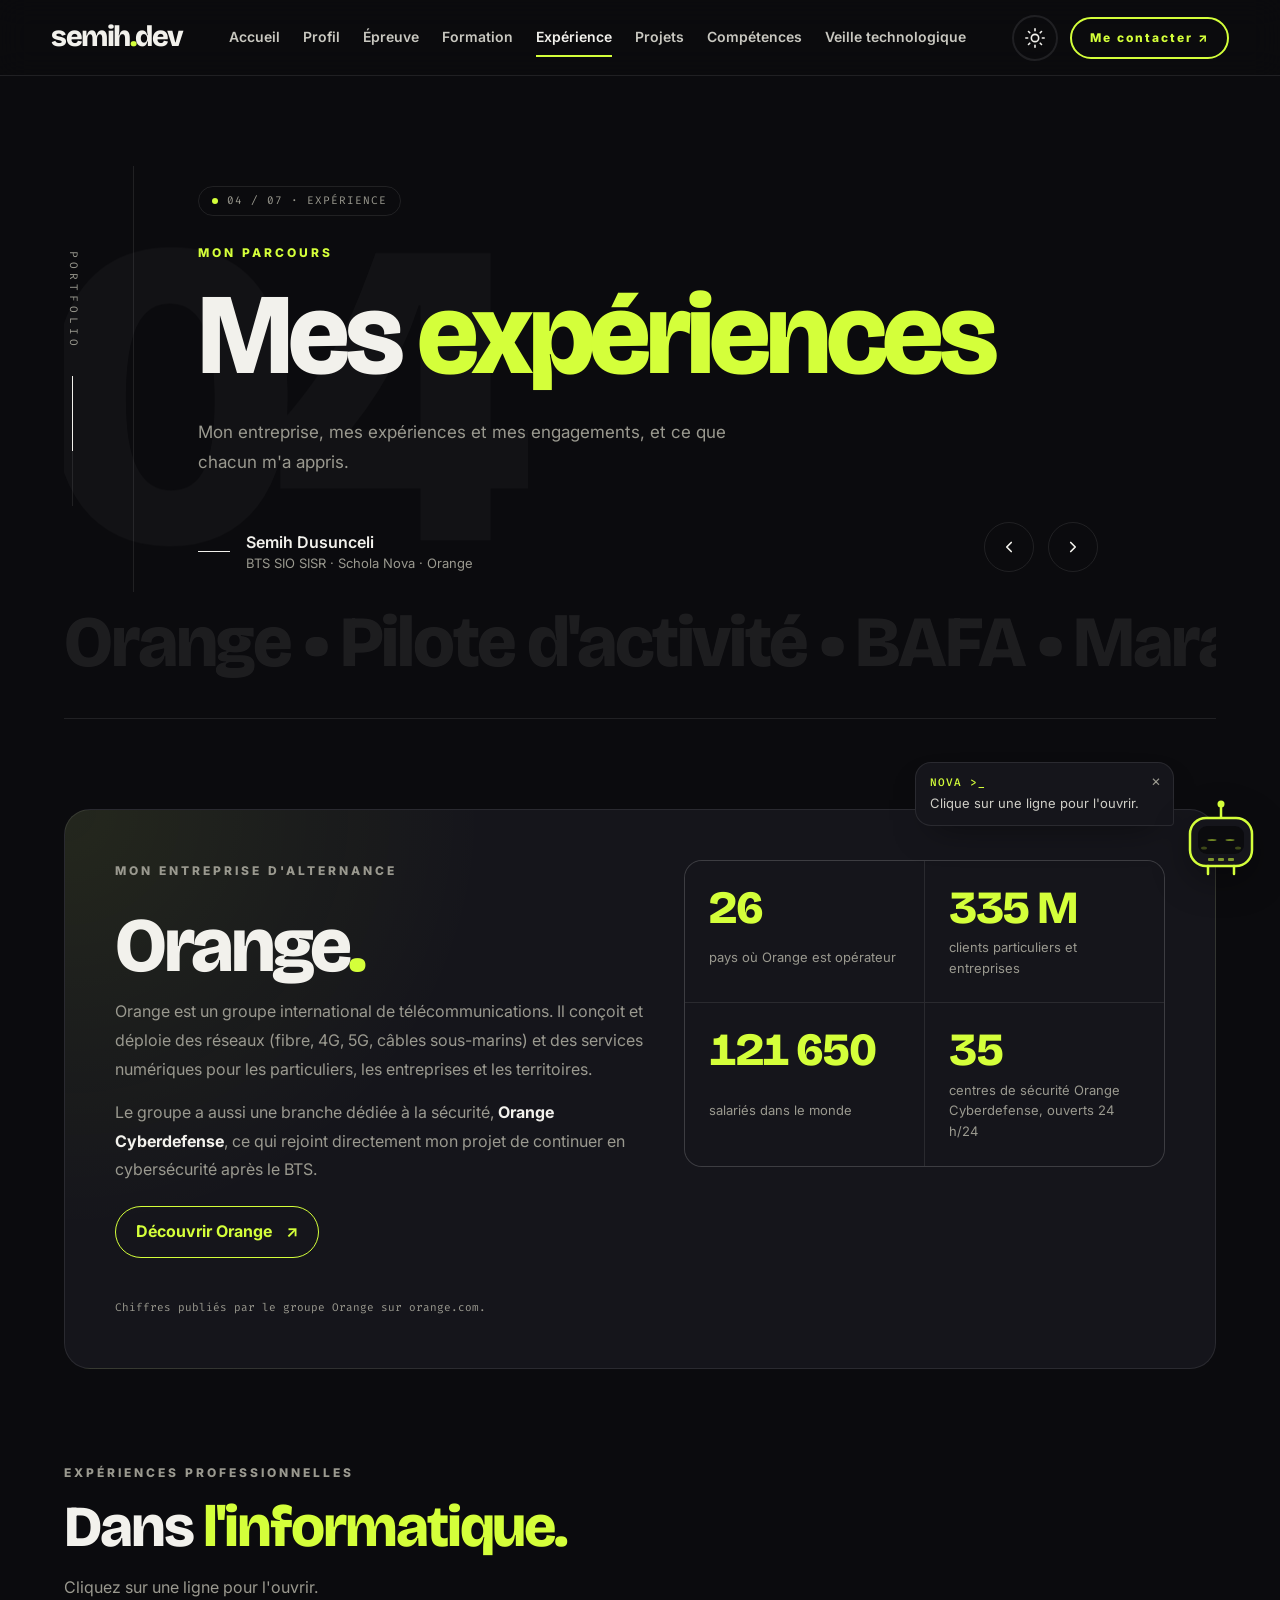
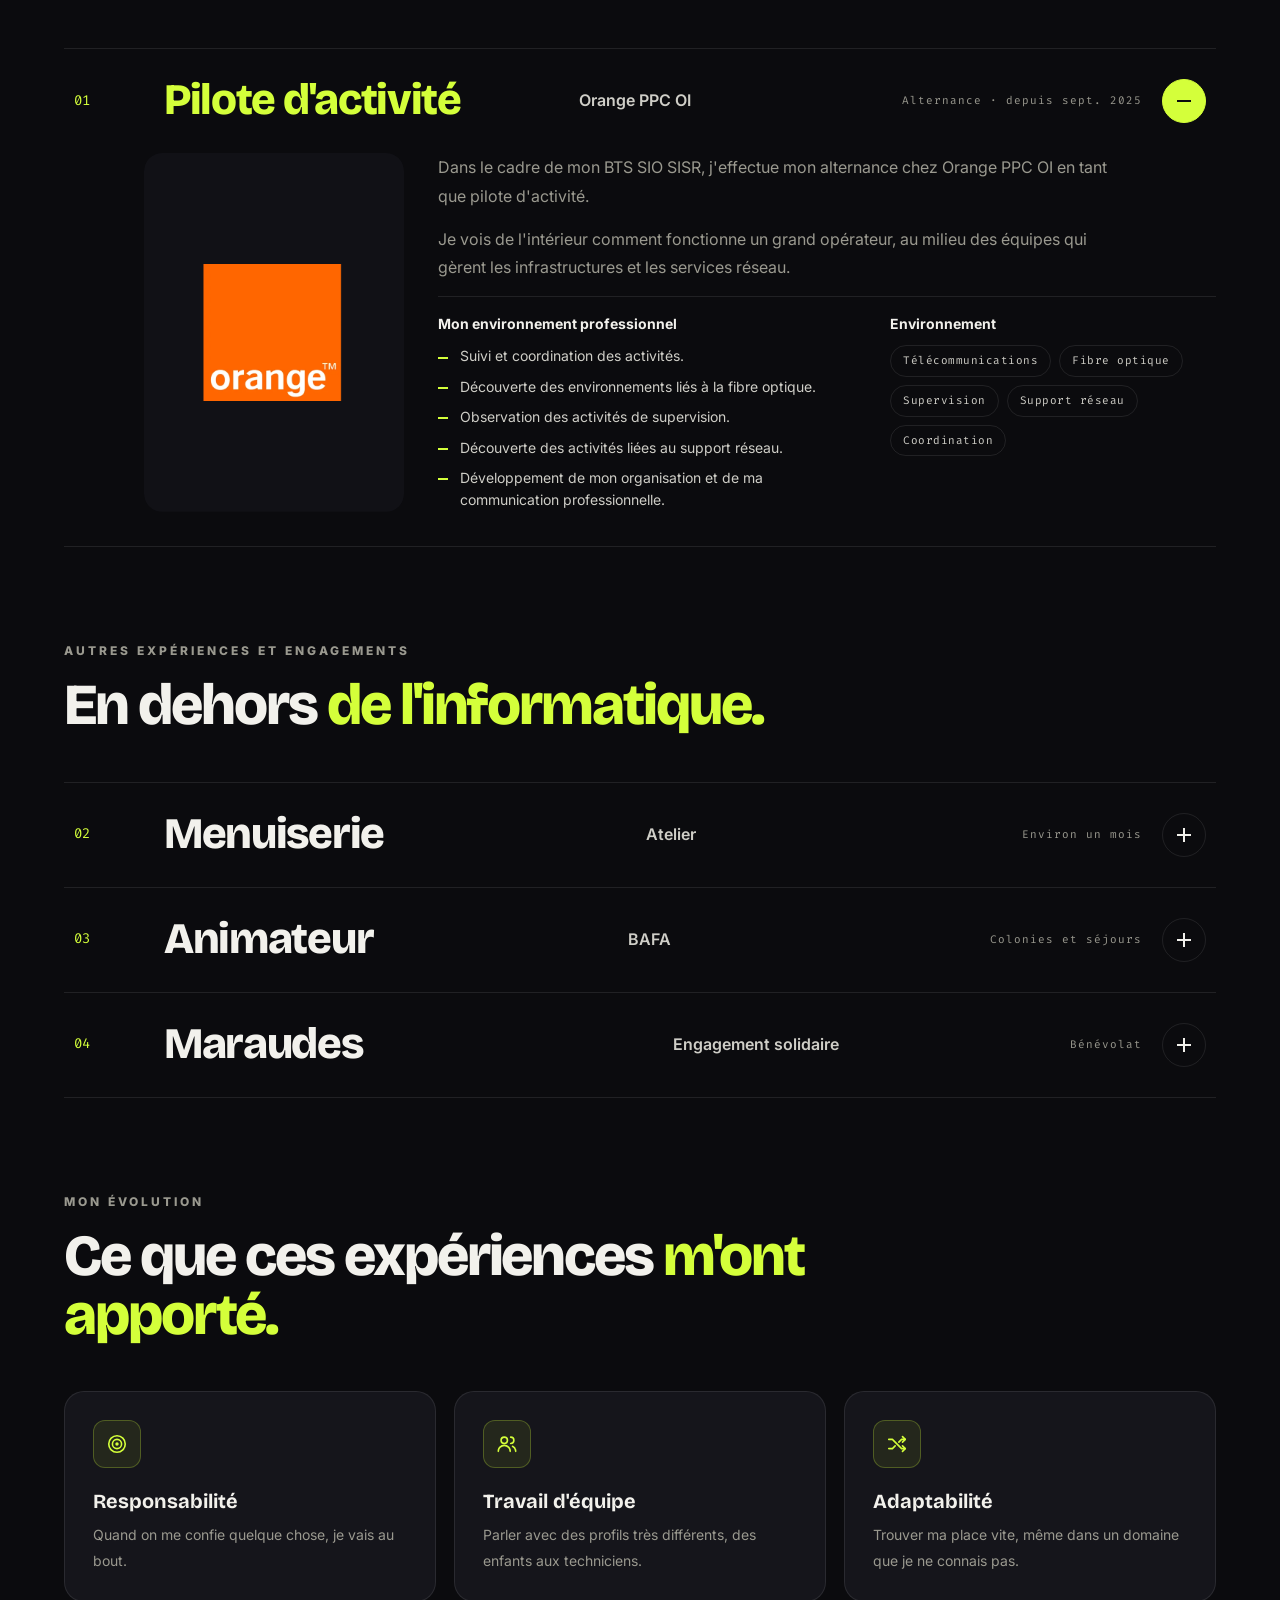
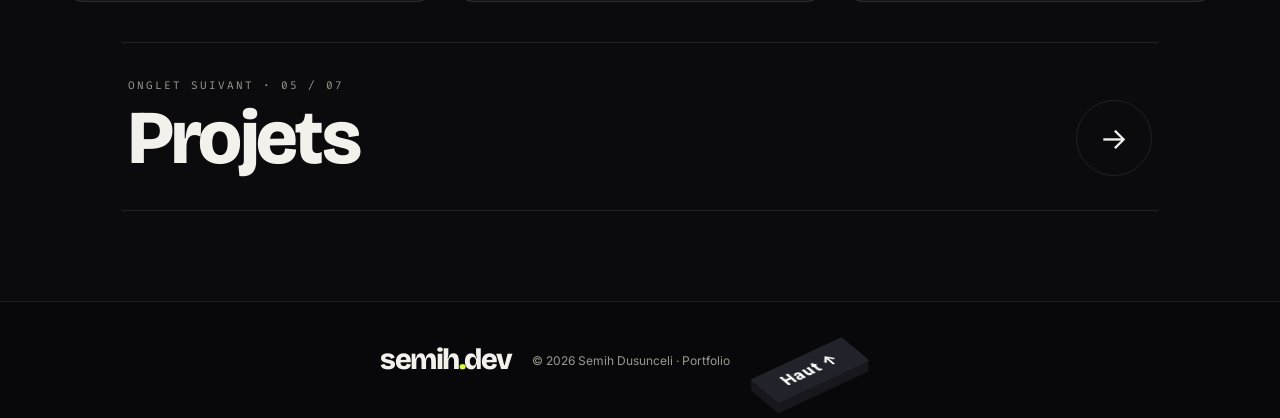
<file: experience.html>
<!DOCTYPE html>
<html lang="fr">

<head>
    <meta charset="UTF-8">
    <meta name="viewport" content="width=device-width, initial-scale=1.0">
    <meta name="theme-color" content="#0B0B0E">

    <meta name="description" content="Découvrez les expériences professionnelles de Semih Dusunceli.">

    <title>Expériences | Semih.dev</title>

    <link rel="preconnect" href="https://fonts.googleapis.com">
    <link rel="preconnect" href="https://fonts.gstatic.com" crossorigin>

    <link href="https://fonts.googleapis.com/css2?family=Bricolage+Grotesque:opsz,wght@12..96,500..800&family=Inter:wght@400;500;600;700&family=Fira+Code:wght@400;500;600&display=swap" rel="stylesheet">

    <link rel="stylesheet" href="commun.css">
    <link rel="stylesheet" href="onglets.css">
    <link rel="stylesheet" href="responsive.css">
    <link rel="stylesheet" href="uiverse-buttons.css">
    <link rel="stylesheet" href="motion.css">

    <script src="script.js" defer></script>
</head>

<body class="page-onglet">

    <!-- NAVIGATION -->

    <header class="header">

        <nav class="navbar">

            <a href="index.html" class="logo">
                semih<span class="logo-dot">.</span>dev
            </a>

            <div class="nav-links">
                <a href="index.html">Accueil</a>
                <a href="profil.html">Profil</a>
                <a href="epreuves.html">Épreuve</a>
                <a href="formation.html">Formation</a>
                <a href="experience.html" class="active" aria-current="page">Expérience</a>
                <a href="projets.html">Projets</a>
                <a href="competences.html">Compétences</a>
                <a href="veille.html">Veille technologique</a>
                <a href="contact.html" class="nav-mobile-only">Contact</a>
            </div>

            <div class="nav-actions">

                <button
                    id="theme-toggle"
                    class="theme-toggle"
                    type="button"
                    aria-label="Changer de thème">
                    <span id="theme-icon" aria-hidden="true"></span>
                </button>

                <a href="contact.html" class="nav-contact uiverse-cta uiverse-cta--type1 uiverse-cta--nav"><span class="uiverse-cta__text">Me contacter ↗</span></a>

            </div>

        </nav>

    </header>


    <!-- CONTENU PRINCIPAL -->

    <main class="pg-main">

        <!-- EN-TÊTE DE L'ONGLET -->
        <section class="pg-hero" data-hero style="--progress: 0.571">
            <div class="pg-hero__rail" aria-hidden="true">
                <span class="pg-hero__vlabel">Portfolio</span>
                <span class="pg-hero__progress"><i></i></span>
            </div>
            <div class="pg-hero__body">
                <span class="pg-hero__badge"><i aria-hidden="true"></i>04 / 07 · EXPÉRIENCE</span>
                <p class="section-tag">Mon parcours</p>
                <h1 class="pg-hero__title">Mes <span>expériences</span></h1>
                <p class="pg-hero__lead">Mon entreprise, mes expériences et mes engagements, et ce que chacun m'a appris.</p>
                <div class="pg-hero__foot">
                    <div class="pg-hero__author">
                        <span class="pg-hero__line" aria-hidden="true"></span>
                        <div>
                            <p>Semih Dusunceli</p>
                            <p>BTS SIO SISR · Schola Nova · Orange</p>
                        </div>
                    </div>
                    <nav class="pg-hero__nav" aria-label="Changer d'onglet">
                        <a class="pg-hero__arrow pg-hero__arrow--prev" href="formation.html" aria-label="Onglet précédent : Formation" title="Formation"><svg viewBox="0 0 16 16" fill="none" aria-hidden="true"><path d="M10 12L6 8L10 4" stroke="currentColor" stroke-width="1.5" stroke-linecap="round" stroke-linejoin="round"/></svg></a>
                        <a class="pg-hero__arrow pg-hero__arrow--next" href="projets.html" aria-label="Onglet suivant : Projets" title="Projets"><svg viewBox="0 0 16 16" fill="none" aria-hidden="true"><path d="M6 4L10 8L6 12" stroke="currentColor" stroke-width="1.5" stroke-linecap="round" stroke-linejoin="round"/></svg></a>
                    </nav>
                </div>
            </div>
            <span class="pg-hero__index" aria-hidden="true"><span>04</span></span>
            <div class="pg-hero__ticker" aria-hidden="true"><div><span>Orange • Pilote d'activité • BAFA • Maraudes • </span><span>Orange • Pilote d'activité • BAFA • Maraudes • </span><span>Orange • Pilote d'activité • BAFA • Maraudes • </span><span>Orange • Pilote d'activité • BAFA • Maraudes • </span><span>Orange • Pilote d'activité • BAFA • Maraudes • </span><span>Orange • Pilote d'activité • BAFA • Maraudes • </span></div></div>
        </section>

        <!-- MON ENTREPRISE : ORANGE -->
        <section class="pg-section">
            <div class="org reveal">
                <div class="org__intro">
                    <p class="section-tag">MON ENTREPRISE D'ALTERNANCE</p>
                    <h2>Orange<span>.</span></h2>
                    <p>Orange est un groupe international de télécommunications. Il conçoit et déploie des réseaux (fibre, 4G, 5G, câbles sous-marins) et des services numériques pour les particuliers, les entreprises et les territoires.</p>
                    <p>Le groupe a aussi une branche dédiée à la sécurité, <strong>Orange Cyberdefense</strong>, ce qui rejoint directement mon projet de continuer en cybersécurité après le BTS.</p>
                    <a class="org__link" href="https://www.orange.com/fr/propos-de-nous" target="_blank" rel="noopener noreferrer">
                        <span>Découvrir Orange</span><span aria-hidden="true">↗</span>
                    </a>
                </div>
                <ul class="org__stats">
                    <li><strong data-stat="26">26</strong><span>pays où Orange est opérateur</span></li>
                    <li><strong data-stat="340" data-suffix=" M">340 M</strong><span>clients particuliers et entreprises</span></li>
                    <li><strong data-stat="123500" data-format="fr">123 500</strong><span>salariés dans le monde</span></li>
                    <li><strong data-stat="36">36</strong><span>centres de sécurité Orange Cyberdefense, ouverts 24 h/24</span></li>
                </ul>
                <p class="org__source">Chiffres publiés par le groupe Orange sur orange.com.</p>
            </div>
        </section>

        <!-- EXPÉRIENCES PROFESSIONNELLES -->
        <section class="pg-section">
            <div class="pg-section__head reveal">
                <p class="section-tag">EXPÉRIENCES PROFESSIONNELLES</p>
                <h2>Dans <span>l'informatique.</span></h2>
                <p>Cliquez sur une ligne pour l'ouvrir.</p>
            </div>
            <div class="acc reveal">
                <article class="acc-item is-open" data-acc>
                    <h3 class="acc-item__head">
                        <button type="button" class="acc-item__btn" aria-expanded="true" aria-controls="acc-01" id="acc-btn-01">
                            <span class="acc-item__num">01</span>
                            <span class="acc-item__title">Pilote d'activité</span>
                            <span class="acc-item__org">Orange PPC OI</span>
                            <span class="acc-item__period">Alternance · depuis sept. 2025</span>
                            <span class="acc-item__plus" aria-hidden="true"></span>
                        </button>
                    </h3>
                    <div class="acc-item__panel" id="acc-01" role="region" aria-labelledby="acc-btn-01">
                        <div class="acc-item__inner">
                            <div class="acc-item__media"><img src="orange.webp" width="600" height="375" loading="lazy" decoding="async" alt="Logo Orange"></div>
                            <div class="acc-item__body">
                                <p>Dans le cadre de mon BTS SIO SISR, j'effectue mon alternance chez Orange PPC OI en tant que pilote d'activité.</p><p>Je vois de l'intérieur comment fonctionne un grand opérateur, au milieu des équipes qui gèrent les infrastructures et les services réseau.</p>
                                <div class="acc-item__cols">
                                    <div><h4>Mon environnement professionnel</h4><ul class="pg-list"><li>Suivi et coordination des activités.</li><li>Découverte des environnements liés à la fibre optique.</li><li>Observation des activités de supervision.</li><li>Découverte des activités liées au support réseau.</li><li>Développement de mon organisation et de ma communication professionnelle.</li></ul></div>
                                    <div><h4>Environnement</h4><div class="pg-tags"><span>Télécommunications</span><span>Fibre optique</span><span>Supervision</span><span>Support réseau</span><span>Coordination</span></div></div>
                                </div>
                            </div>
                        </div>
                    </div>
                </article>
            </div>
        </section>

        <!-- ENGAGEMENTS -->
        <section class="pg-section">
            <div class="pg-section__head reveal">
                <p class="section-tag">AUTRES EXPÉRIENCES ET ENGAGEMENTS</p>
                <h2>En dehors <span>de l'informatique.</span></h2>
            </div>
            <div class="acc reveal">
                <article class="acc-item" data-acc>
                    <h3 class="acc-item__head">
                        <button type="button" class="acc-item__btn" aria-expanded="false" aria-controls="acc-02" id="acc-btn-02">
                            <span class="acc-item__num">02</span>
                            <span class="acc-item__title">Menuiserie</span>
                            <span class="acc-item__org">Atelier</span>
                            <span class="acc-item__period">Environ un mois</span>
                            <span class="acc-item__plus" aria-hidden="true"></span>
                        </button>
                    </h3>
                    <div class="acc-item__panel" id="acc-02" role="region" aria-labelledby="acc-btn-02">
                        <div class="acc-item__inner">
                            <div class="acc-item__media"><img src="menuiserie.webp" width="900" height="675" loading="lazy" decoding="async" alt="Illustration de la menuiserie"></div>
                            <div class="acc-item__body">
                                <p>J'ai travaillé environ un mois en menuiserie. Un métier très différent de l'informatique, mais avec la même exigence : mesurer deux fois, couper une fois.</p>
                                <div class="acc-item__cols">
                                    <div><h4>Ce que j'ai appris</h4><ul class="pg-list"><li>Découverte du travail manuel et technique.</li><li>Importance de la précision dans les réalisations.</li><li>Respect des consignes et des règles de sécurité.</li><li>Découverte du fonctionnement d'un environnement professionnel.</li></ul></div>
                                    <div><h4>Compétences développées</h4><div class="pg-tags"><span>Précision</span><span>Rigueur</span><span>Concentration</span><span>Travail manuel</span></div></div>
                                </div>
                            </div>
                        </div>
                    </div>
                </article>
                <article class="acc-item" data-acc>
                    <h3 class="acc-item__head">
                        <button type="button" class="acc-item__btn" aria-expanded="false" aria-controls="acc-03" id="acc-btn-03">
                            <span class="acc-item__num">03</span>
                            <span class="acc-item__title">Animateur</span>
                            <span class="acc-item__org">BAFA</span>
                            <span class="acc-item__period">Colonies et séjours</span>
                            <span class="acc-item__plus" aria-hidden="true"></span>
                        </button>
                    </h3>
                    <div class="acc-item__panel" id="acc-03" role="region" aria-labelledby="acc-btn-03">
                        <div class="acc-item__inner">
                            <div class="acc-item__media"><img src="bafa.webp" width="900" height="530" loading="lazy" decoding="async" alt="Illustration du BAFA"></div>
                            <div class="acc-item__body">
                                <p>J'ai passé mon BAFA, puis j'ai été animateur sur plusieurs colonies et séjours de vacances. C'est là que j'ai appris à gérer un groupe, à rester calme et à prendre des décisions.</p>
                                <div class="acc-item__cols">
                                    <div><h4>Mes missions</h4><ul class="pg-list"><li>Encadrement et accompagnement des enfants.</li><li>Préparation et animation d'activités.</li><li>Participation à la vie quotidienne des séjours.</li><li>Travail en équipe avec les autres animateurs.</li><li>Veiller à la sécurité et au bien-être des enfants.</li></ul></div>
                                    <div><h4>Compétences développées</h4><div class="pg-tags"><span>Responsabilité</span><span>Organisation</span><span>Communication</span><span>Travail d'équipe</span><span>Adaptabilité</span></div></div>
                                </div>
                            </div>
                        </div>
                    </div>
                </article>
                <article class="acc-item" data-acc>
                    <h3 class="acc-item__head">
                        <button type="button" class="acc-item__btn" aria-expanded="false" aria-controls="acc-04" id="acc-btn-04">
                            <span class="acc-item__num">04</span>
                            <span class="acc-item__title">Maraudes</span>
                            <span class="acc-item__org">Engagement solidaire</span>
                            <span class="acc-item__period">Bénévolat</span>
                            <span class="acc-item__plus" aria-hidden="true"></span>
                        </button>
                    </h3>
                    <div class="acc-item__panel" id="acc-04" role="region" aria-labelledby="acc-btn-04">
                        <div class="acc-item__inner">
                            <div class="acc-item__media"><span class="acc-item__icon"><svg class="ui-icon" viewBox="0 0 24 24" fill="none" stroke="currentColor" stroke-width="1.75" stroke-linecap="round" stroke-linejoin="round" aria-hidden="true"><path d="M12 20s-7-4.4-7-10a4 4 0 0 1 7-2.6A4 4 0 0 1 19 10c0 5.6-7 10-7 10z"/></svg></span></div>
                            <div class="acc-item__body">
                                <p>J'ai participé à des maraudes pour aller à la rencontre des personnes qui vivent à la rue. Prendre le temps de discuter et d'écouter, ça remet les choses en perspective.</p>
                                <div class="acc-item__cols">
                                    <div><h4>Ce que ça m'apporte</h4><ul class="pg-list"><li>Aller vers les autres, sans jugement.</li><li>Écouter avant de répondre.</li><li>Agir en équipe sur le terrain.</li></ul></div>
                                    <div><h4>Qualités</h4><div class="pg-tags"><span>Écoute</span><span>Solidarité</span><span>Engagement</span><span>Travail d'équipe</span></div></div>
                                </div>
                            </div>
                        </div>
                    </div>
                </article>
            </div>
        </section>

        <!-- CE QUE J'EN GARDE -->
        <section class="pg-section">
            <div class="pg-section__head reveal">
                <p class="section-tag">Mon évolution</p>
                <h2>Ce que ces expériences <span>m'ont apporté.</span></h2>
            </div>
            <div class="xp-takes">
                <article class="xp-take reveal">
                    <span class="icon-box"><svg class="ui-icon" viewBox="0 0 24 24" fill="none" stroke="currentColor" stroke-width="1.75" stroke-linecap="round" stroke-linejoin="round" aria-hidden="true"><circle cx="12" cy="12" r="9"/><circle cx="12" cy="12" r="5"/><circle cx="12" cy="12" r="1"/></svg></span>
                    <h3>Responsabilité</h3>
                    <p>Quand on me confie quelque chose, je vais au bout.</p>
                </article>
                <article class="xp-take reveal">
                    <span class="icon-box"><svg class="ui-icon" viewBox="0 0 24 24" fill="none" stroke="currentColor" stroke-width="1.75" stroke-linecap="round" stroke-linejoin="round" aria-hidden="true"><circle cx="9" cy="8" r="3.5"/><path d="M2.5 20a6.5 6.5 0 0 1 13 0"/><path d="M16 4.5a3.5 3.5 0 0 1 0 7"/><path d="M18 14.5a6.5 6.5 0 0 1 3.5 5.5"/></svg></span>
                    <h3>Travail d'équipe</h3>
                    <p>Parler avec des profils très différents, des enfants aux techniciens.</p>
                </article>
                <article class="xp-take reveal">
                    <span class="icon-box"><svg class="ui-icon" viewBox="0 0 24 24" fill="none" stroke="currentColor" stroke-width="1.75" stroke-linecap="round" stroke-linejoin="round" aria-hidden="true"><path d="M3 7h4l10 10h4"/><path d="M3 17h4l3-3"/><path d="M14 10l3-3h4"/><path d="m18 4 3 3-3 3"/><path d="m18 14 3 3-3 3"/></svg></span>
                    <h3>Adaptabilité</h3>
                    <p>Trouver ma place vite, même dans un domaine que je ne connais pas.</p>
                </article>
            </div>
        </section>

        <!-- ONGLET SUIVANT -->
        <nav class="next-step reveal" aria-label="Onglet suivant">
            <a href="projets.html" class="next-step__link">
                <span class="next-step__label">Onglet suivant · 05 / 07</span>
                <span class="next-step__title">Projets</span>
                <span class="next-step__arrow" aria-hidden="true">→</span>
            </a>
        </nav>

    </main>


    <!-- FOOTER -->

    <footer class="footer">

        <a href="index.html" class="logo">
            semih<span class="logo-dot">.</span>dev
        </a>

        <p>
            © <span id="current-year"></span>
            Semih Dusunceli · Portfolio
        </p>

        <a href="#" class="back-top uiverse-stack" aria-label="Retour en haut">
            <span class="uiverse-stack__layer" aria-hidden="true"></span>
            <span class="uiverse-stack__layer" aria-hidden="true"></span>
            <span class="uiverse-stack__layer" aria-hidden="true"></span>
            <span class="uiverse-stack__layer" aria-hidden="true"></span>
            <span class="uiverse-stack__layer uiverse-stack__label">Haut ↑</span>
        </a>

    </footer>

</body>
</html>
</file>
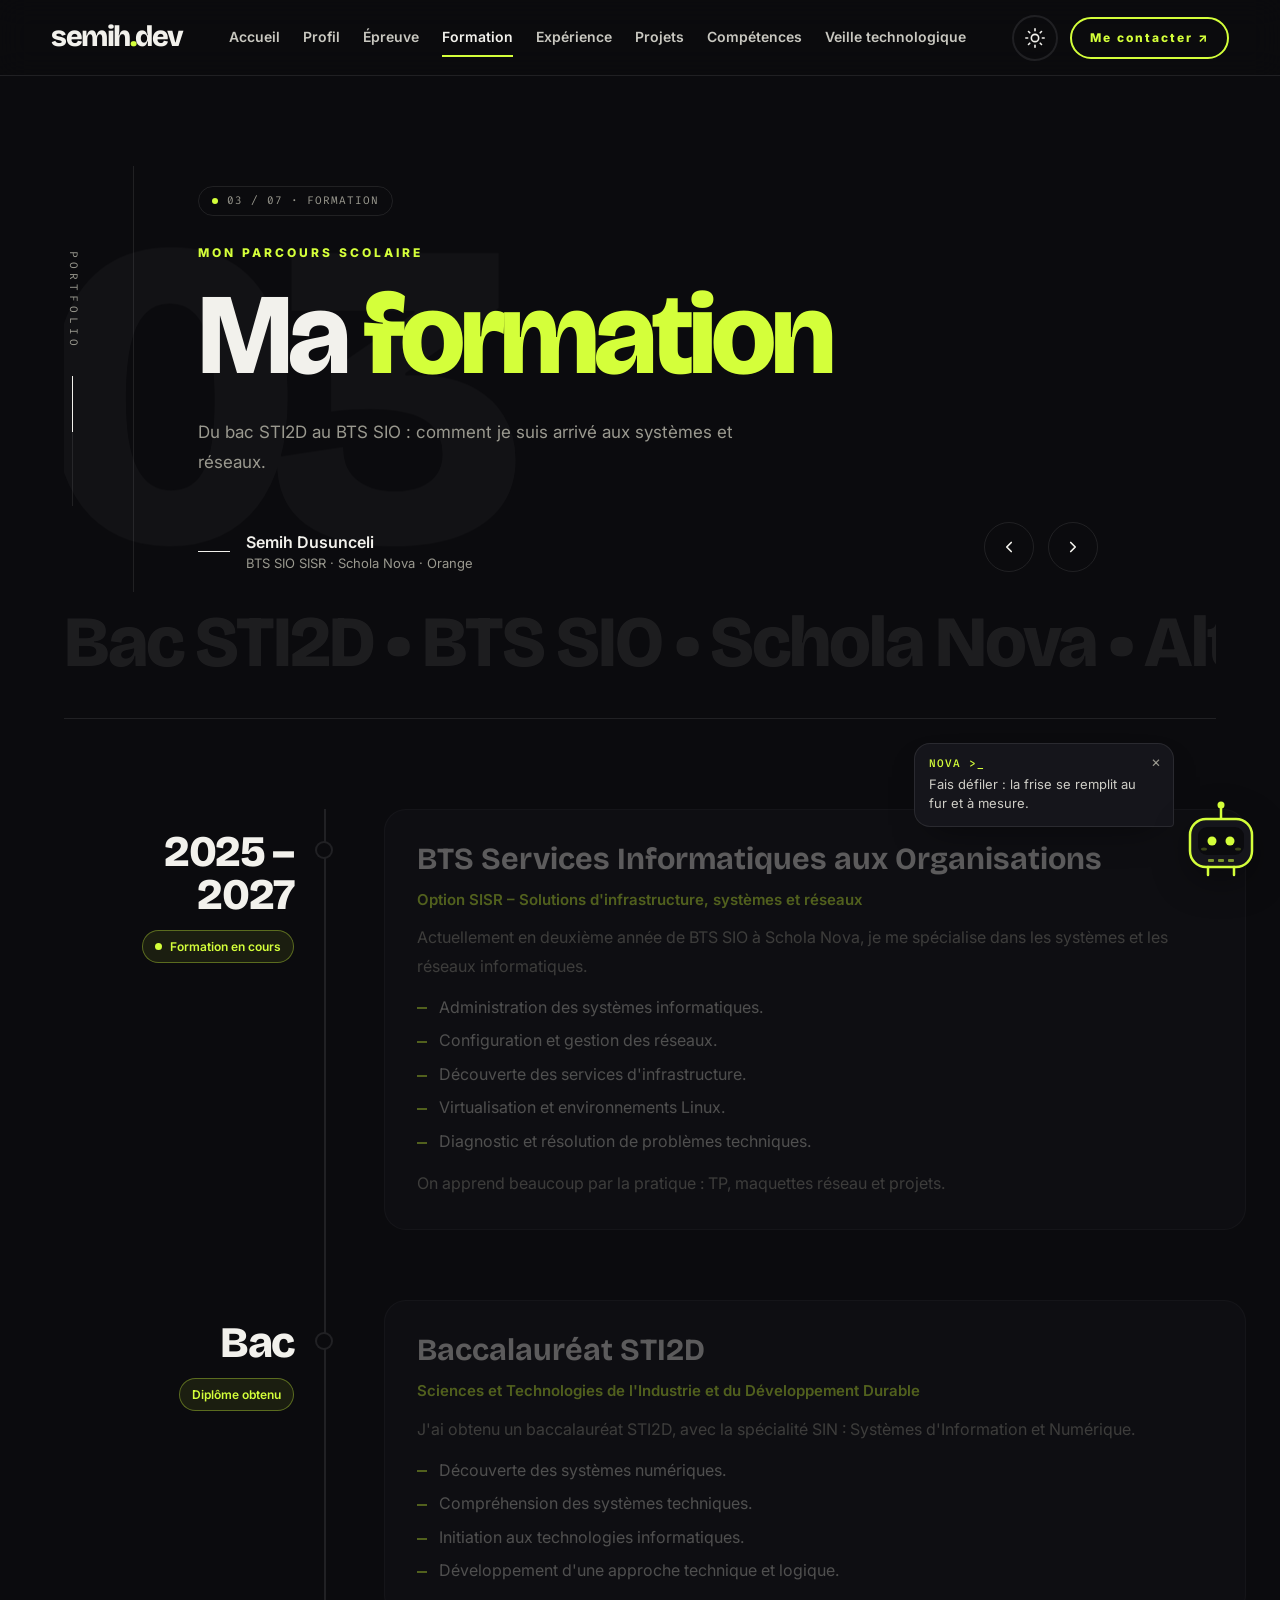
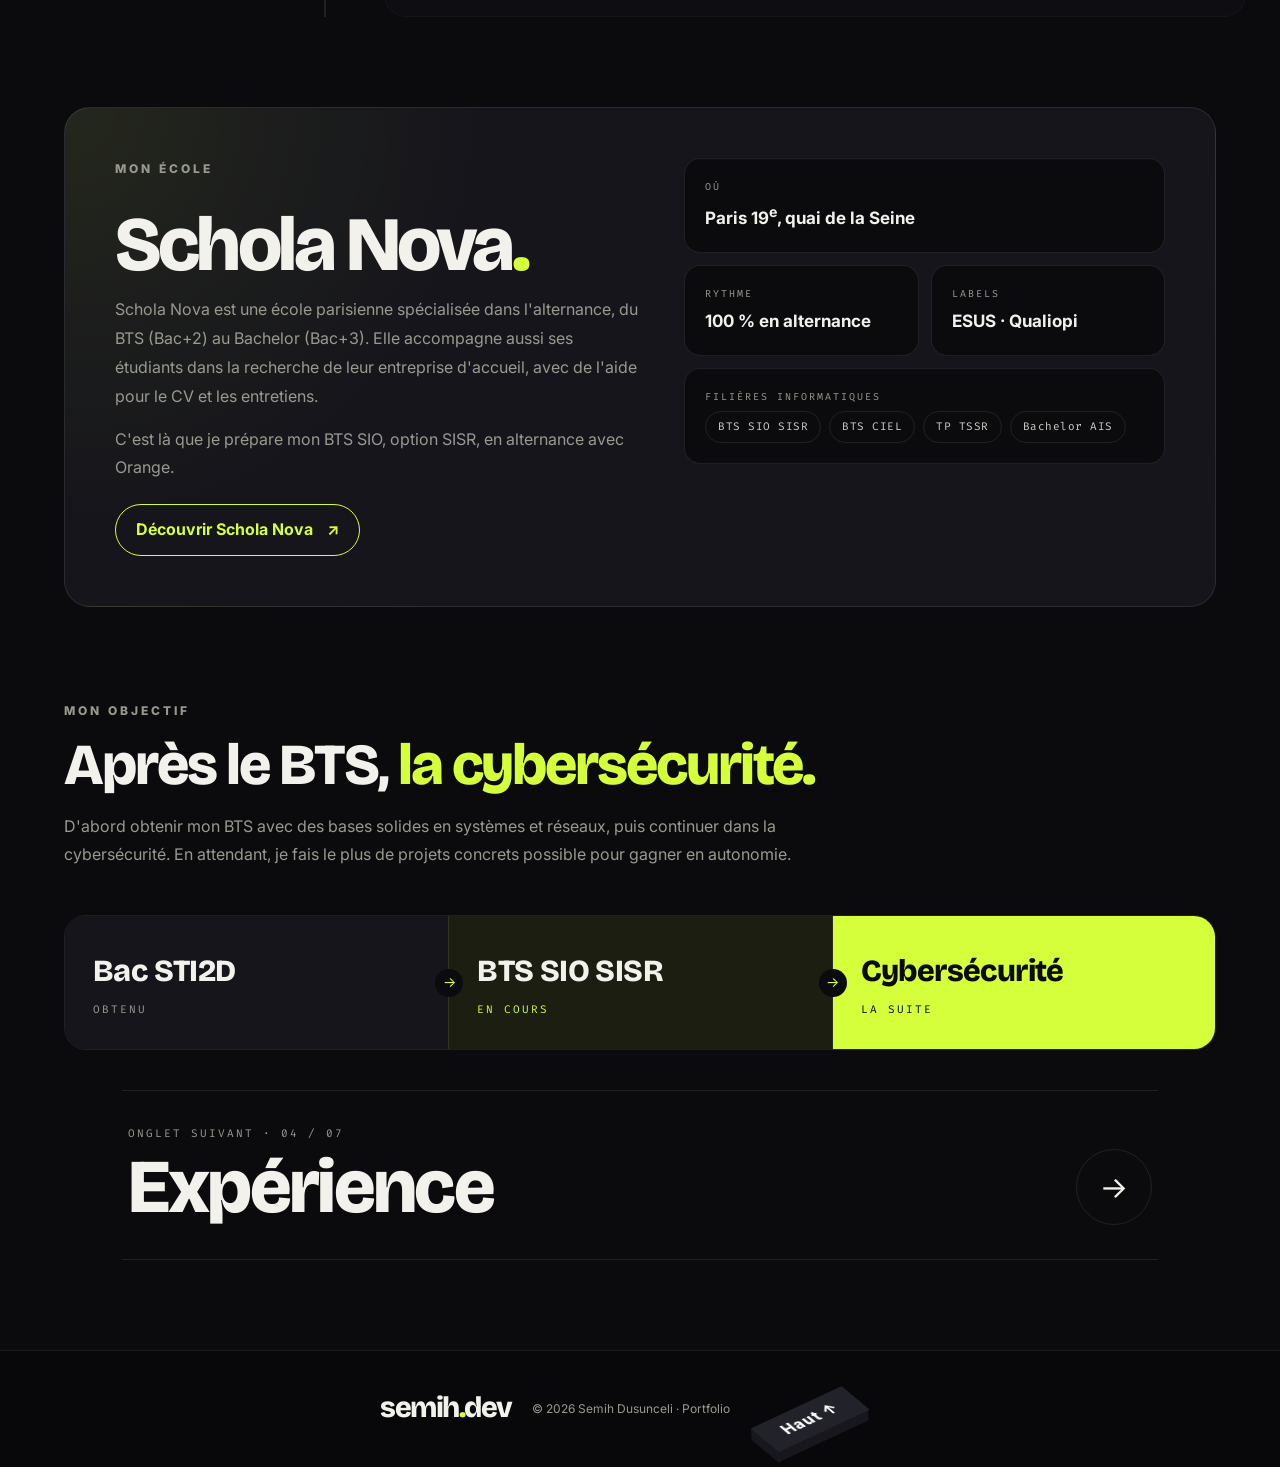
<file: formation.html>
<!DOCTYPE html>
<html lang="fr">

<head>
    <meta charset="UTF-8">
    <meta name="viewport" content="width=device-width, initial-scale=1.0">
    <meta name="theme-color" content="#0B0B0E">

    <meta name="description" content="Découvrez le parcours scolaire et la formation informatique de Semih Dusunceli.">

    <title>Formation | semih.dev</title>

    <link rel="preconnect" href="https://fonts.googleapis.com">
    <link rel="preconnect" href="https://fonts.gstatic.com" crossorigin>

    <link href="https://fonts.googleapis.com/css2?family=Bricolage+Grotesque:opsz,wght@12..96,500..800&family=Inter:wght@400;500;600;700&family=Fira+Code:wght@400;500;600&display=swap" rel="stylesheet">

    <!-- CSS -->
    <link rel="stylesheet" href="commun.css">
    <link rel="stylesheet" href="onglets.css">
    <link rel="stylesheet" href="responsive.css">
    <link rel="stylesheet" href="uiverse-buttons.css">
    <link rel="stylesheet" href="motion.css">

    <!-- JAVASCRIPT -->
    <script src="script.js" defer></script>
</head>

<body class="page-onglet">

    <!-- NAVIGATION -->

    <header class="header">

        <nav class="navbar">

            <a href="index.html" class="logo">
                semih<span class="logo-dot">.</span>dev
            </a>

            <div class="nav-links">
                <a href="index.html">Accueil</a>
                <a href="profil.html">Profil</a>
                <a href="epreuves.html">Épreuve</a>
                <a href="formation.html" class="active" aria-current="page">Formation</a>
                <a href="experience.html">Expérience</a>
                <a href="projets.html">Projets</a>
                <a href="competences.html">Compétences</a>
                <a href="veille.html">Veille technologique</a>
                <a href="contact.html" class="nav-mobile-only">Contact</a>
            </div>

            <div class="nav-actions">

                <button
                    id="theme-toggle"
                    class="theme-toggle"
                    type="button"
                    aria-label="Changer de thème">
                    <span id="theme-icon" aria-hidden="true"></span>
                </button>

                <a href="contact.html" class="nav-contact uiverse-cta uiverse-cta--type1 uiverse-cta--nav"><span class="uiverse-cta__text">Me contacter ↗</span></a>

            </div>

        </nav>

    </header>


    <!-- CONTENU PRINCIPAL -->

    <main class="pg-main">

        <!-- EN-TÊTE DE L'ONGLET -->
        <section class="pg-hero" data-hero style="--progress: 0.429">
            <div class="pg-hero__rail" aria-hidden="true">
                <span class="pg-hero__vlabel">Portfolio</span>
                <span class="pg-hero__progress"><i></i></span>
            </div>
            <div class="pg-hero__body">
                <span class="pg-hero__badge"><i aria-hidden="true"></i>03 / 07 · FORMATION</span>
                <p class="section-tag">Mon parcours scolaire</p>
                <h1 class="pg-hero__title">Ma <span>formation</span></h1>
                <p class="pg-hero__lead">Du bac STI2D au BTS SIO : comment je suis arrivé aux systèmes et réseaux.</p>
                <div class="pg-hero__foot">
                    <div class="pg-hero__author">
                        <span class="pg-hero__line" aria-hidden="true"></span>
                        <div>
                            <p>Semih Dusunceli</p>
                            <p>BTS SIO SISR · Schola Nova · Orange</p>
                        </div>
                    </div>
                    <nav class="pg-hero__nav" aria-label="Changer d'onglet">
                        <a class="pg-hero__arrow pg-hero__arrow--prev" href="epreuves.html" aria-label="Onglet précédent : Épreuve" title="Épreuve"><svg viewBox="0 0 16 16" fill="none" aria-hidden="true"><path d="M10 12L6 8L10 4" stroke="currentColor" stroke-width="1.5" stroke-linecap="round" stroke-linejoin="round"/></svg></a>
                        <a class="pg-hero__arrow pg-hero__arrow--next" href="experience.html" aria-label="Onglet suivant : Expérience" title="Expérience"><svg viewBox="0 0 16 16" fill="none" aria-hidden="true"><path d="M6 4L10 8L6 12" stroke="currentColor" stroke-width="1.5" stroke-linecap="round" stroke-linejoin="round"/></svg></a>
                    </nav>
                </div>
            </div>
            <span class="pg-hero__index" aria-hidden="true"><span>03</span></span>
            <div class="pg-hero__ticker" aria-hidden="true"><div><span>Bac STI2D • BTS SIO • Schola Nova • Alternance • </span><span>Bac STI2D • BTS SIO • Schola Nova • Alternance • </span><span>Bac STI2D • BTS SIO • Schola Nova • Alternance • </span><span>Bac STI2D • BTS SIO • Schola Nova • Alternance • </span><span>Bac STI2D • BTS SIO • Schola Nova • Alternance • </span><span>Bac STI2D • BTS SIO • Schola Nova • Alternance • </span></div></div>
        </section>

        <!-- FRISE QUI SE REMPLIT AU DÉFILEMENT -->
        <section class="pg-section">
            <div class="fm-timeline" data-timeline>
                <div class="fm-timeline__line" aria-hidden="true"><span></span></div>

                <article class="fm-item" data-timeline-item>
                    <div class="fm-item__date">
                        <span class="fm-item__year">2025 – 2027</span>
                        <span class="pg-badge pg-badge--live">Formation en cours</span>
                    </div>
                    <span class="fm-item__node" aria-hidden="true"></span>
                    <div class="fm-item__card">
                        <h2>BTS Services Informatiques aux Organisations</h2>
                        <h3>Option SISR – Solutions d'infrastructure, systèmes et réseaux</h3>
                        <p>Actuellement en deuxième année de BTS SIO à Schola Nova, je me spécialise dans les systèmes et les réseaux informatiques.</p>
                        <ul class="pg-list"><li>Administration des systèmes informatiques.</li><li>Configuration et gestion des réseaux.</li><li>Découverte des services d'infrastructure.</li><li>Virtualisation et environnements Linux.</li><li>Diagnostic et résolution de problèmes techniques.</li></ul>
                        <p>On apprend beaucoup par la pratique : TP, maquettes réseau et projets.</p>
                    </div>
                </article>

                <article class="fm-item" data-timeline-item>
                    <div class="fm-item__date">
                        <span class="fm-item__year">Bac</span>
                        <span class="pg-badge">Diplôme obtenu</span>
                    </div>
                    <span class="fm-item__node" aria-hidden="true"></span>
                    <div class="fm-item__card">
                        <h2>Baccalauréat STI2D</h2>
                        <h3>Sciences et Technologies de l'Industrie et du Développement Durable</h3>
                        <p>J'ai obtenu un baccalauréat STI2D, avec la spécialité SIN : Systèmes d'Information et Numérique.</p>
                        <ul class="pg-list"><li>Découverte des systèmes numériques.</li><li>Compréhension des systèmes techniques.</li><li>Initiation aux technologies informatiques.</li><li>Développement d'une approche technique et logique.</li></ul>
                    </div>
                </article>
            </div>
        </section>

        <!-- MON ÉCOLE : SCHOLA NOVA -->
        <section class="pg-section">
            <div class="org org--school reveal">
                <div class="org__intro">
                    <p class="section-tag">MON ÉCOLE</p>
                    <h2>Schola Nova<span>.</span></h2>
                    <p>Schola Nova est une école parisienne spécialisée dans l'alternance, du BTS (Bac+2) au Bachelor (Bac+3). Elle accompagne aussi ses étudiants dans la recherche de leur entreprise d'accueil, avec de l'aide pour le CV et les entretiens.</p>
                    <p>C'est là que je prépare mon BTS SIO, option SISR, en alternance avec Orange.</p>
                    <a class="org__link" href="https://scholanova-group.org" target="_blank" rel="noopener noreferrer">
                        <span>Découvrir Schola Nova</span><span aria-hidden="true">↗</span>
                    </a>
                </div>
                <div class="org__facts">
                    <div class="org__fact org__fact--wide"><span>Où</span><strong>Paris 19<sup>e</sup>, quai de la Seine</strong></div>
                    <div class="org__fact"><span>Rythme</span><strong>100 % en alternance</strong></div>
                    <div class="org__fact"><span>Labels</span><strong>ESUS · Qualiopi</strong></div>
                    <div class="org__fact org__fact--wide">
                        <span>Filières informatiques</span>
                        <div class="pg-tags"><span>BTS SIO SISR</span><span>BTS CIEL</span><span>TP TSSR</span><span>Bachelor AIS</span></div>
                    </div>
                </div>
            </div>
        </section>

        <!-- OBJECTIF : LE CHEMIN -->
        <section class="pg-section">
            <div class="pg-section__head reveal">
                <p class="section-tag">Mon objectif</p>
                <h2>Après le BTS, <span>la cybersécurité.</span></h2>
                <p>D'abord obtenir mon BTS avec des bases solides en systèmes et réseaux, puis continuer dans la cybersécurité. En attendant, je fais le plus de projets concrets possible pour gagner en autonomie.</p>
            </div>
            <ol class="fm-path reveal" aria-label="Mon parcours">
                <li class="fm-path__stop is-done"><span>Bac STI2D</span><small>Obtenu</small></li>
                <li class="fm-path__stop is-now"><span>BTS SIO SISR</span><small>En cours</small></li>
                <li class="fm-path__stop is-next"><span>Cybersécurité</span><small>La suite</small></li>
            </ol>
        </section>

        <!-- ONGLET SUIVANT -->
        <nav class="next-step reveal" aria-label="Onglet suivant">
            <a href="experience.html" class="next-step__link">
                <span class="next-step__label">Onglet suivant · 04 / 07</span>
                <span class="next-step__title">Expérience</span>
                <span class="next-step__arrow" aria-hidden="true">→</span>
            </a>
        </nav>

    </main>


    <!-- PIED DE PAGE -->

    <footer class="footer">

        <a href="index.html" class="logo">
            semih<span class="logo-dot">.</span>dev
        </a>

        <p>
            © <span id="current-year"></span>
            Semih Dusunceli · Portfolio
        </p>

        <a href="#" class="back-top uiverse-stack" aria-label="Retour en haut">
            <span class="uiverse-stack__layer" aria-hidden="true"></span>
            <span class="uiverse-stack__layer" aria-hidden="true"></span>
            <span class="uiverse-stack__layer" aria-hidden="true"></span>
            <span class="uiverse-stack__layer" aria-hidden="true"></span>
            <span class="uiverse-stack__layer uiverse-stack__label">Haut ↑</span>
        </a>

    </footer>

</body>
</html>
</file>
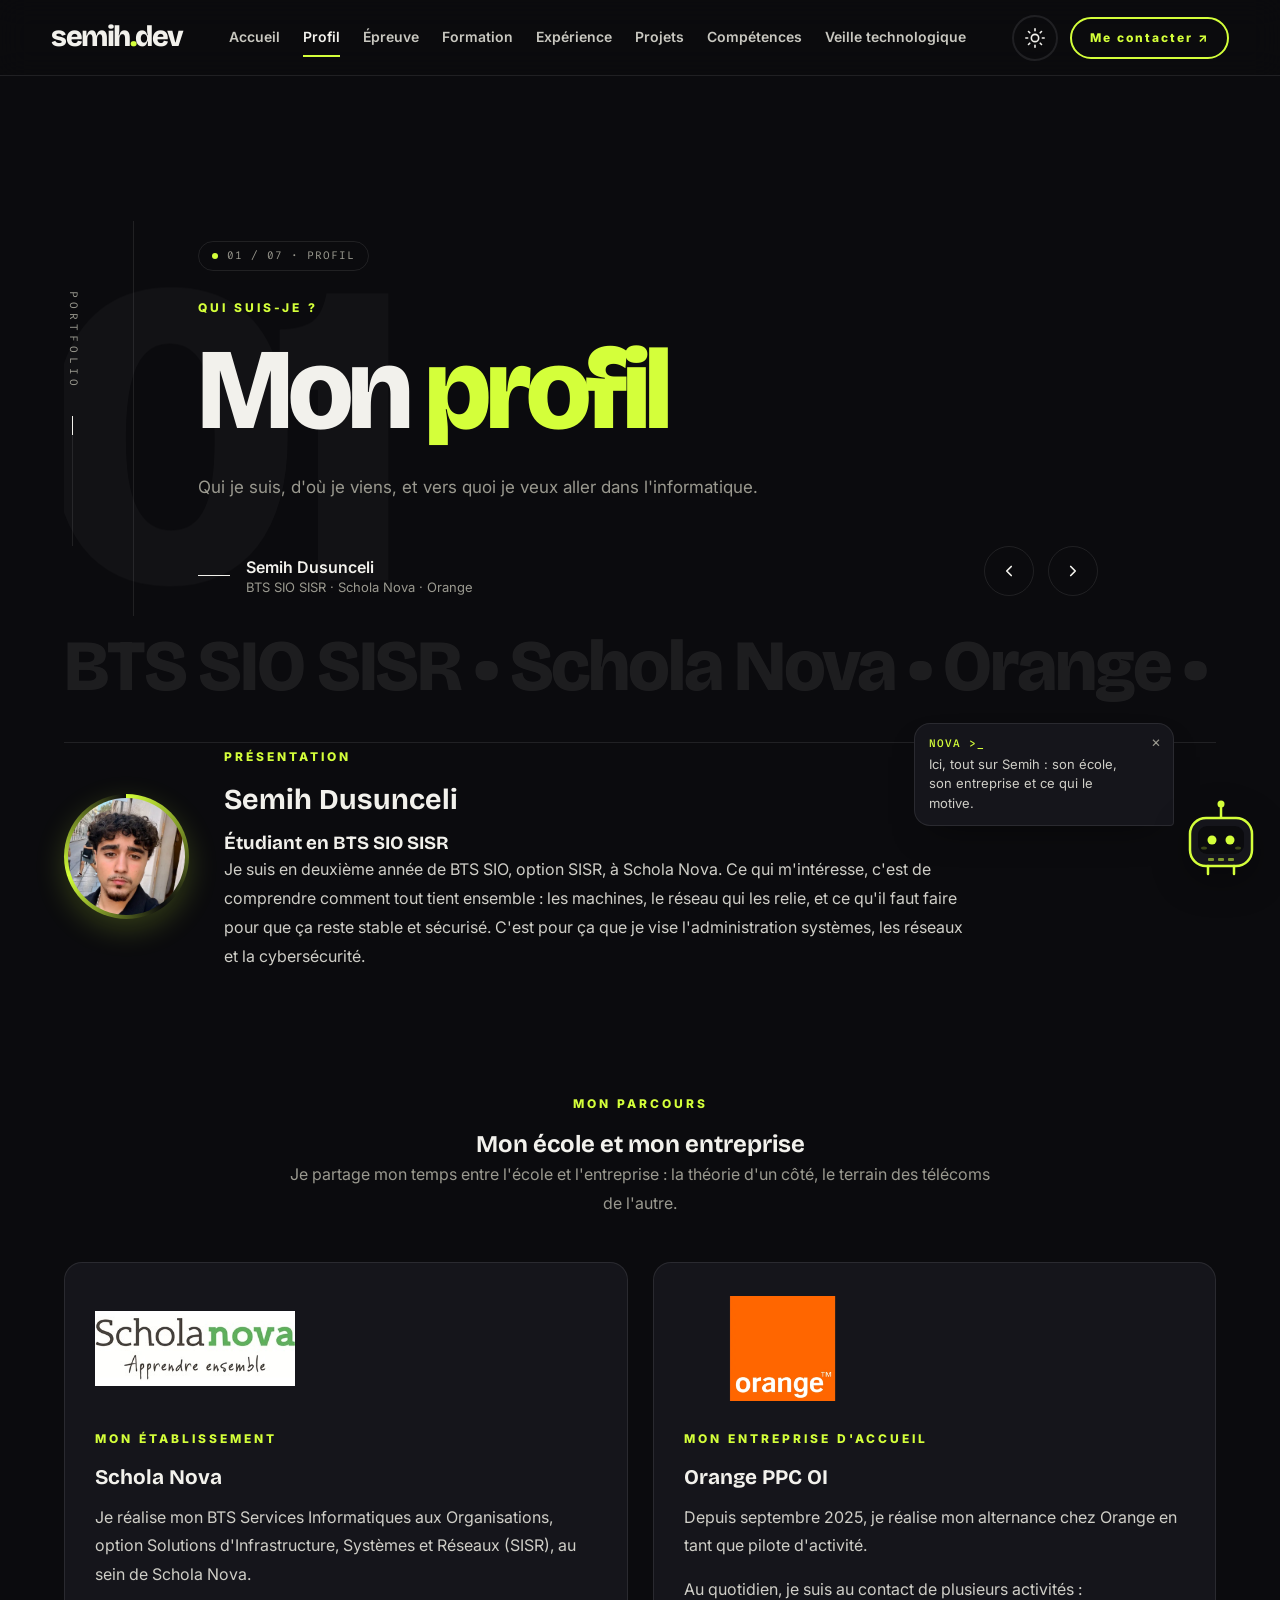
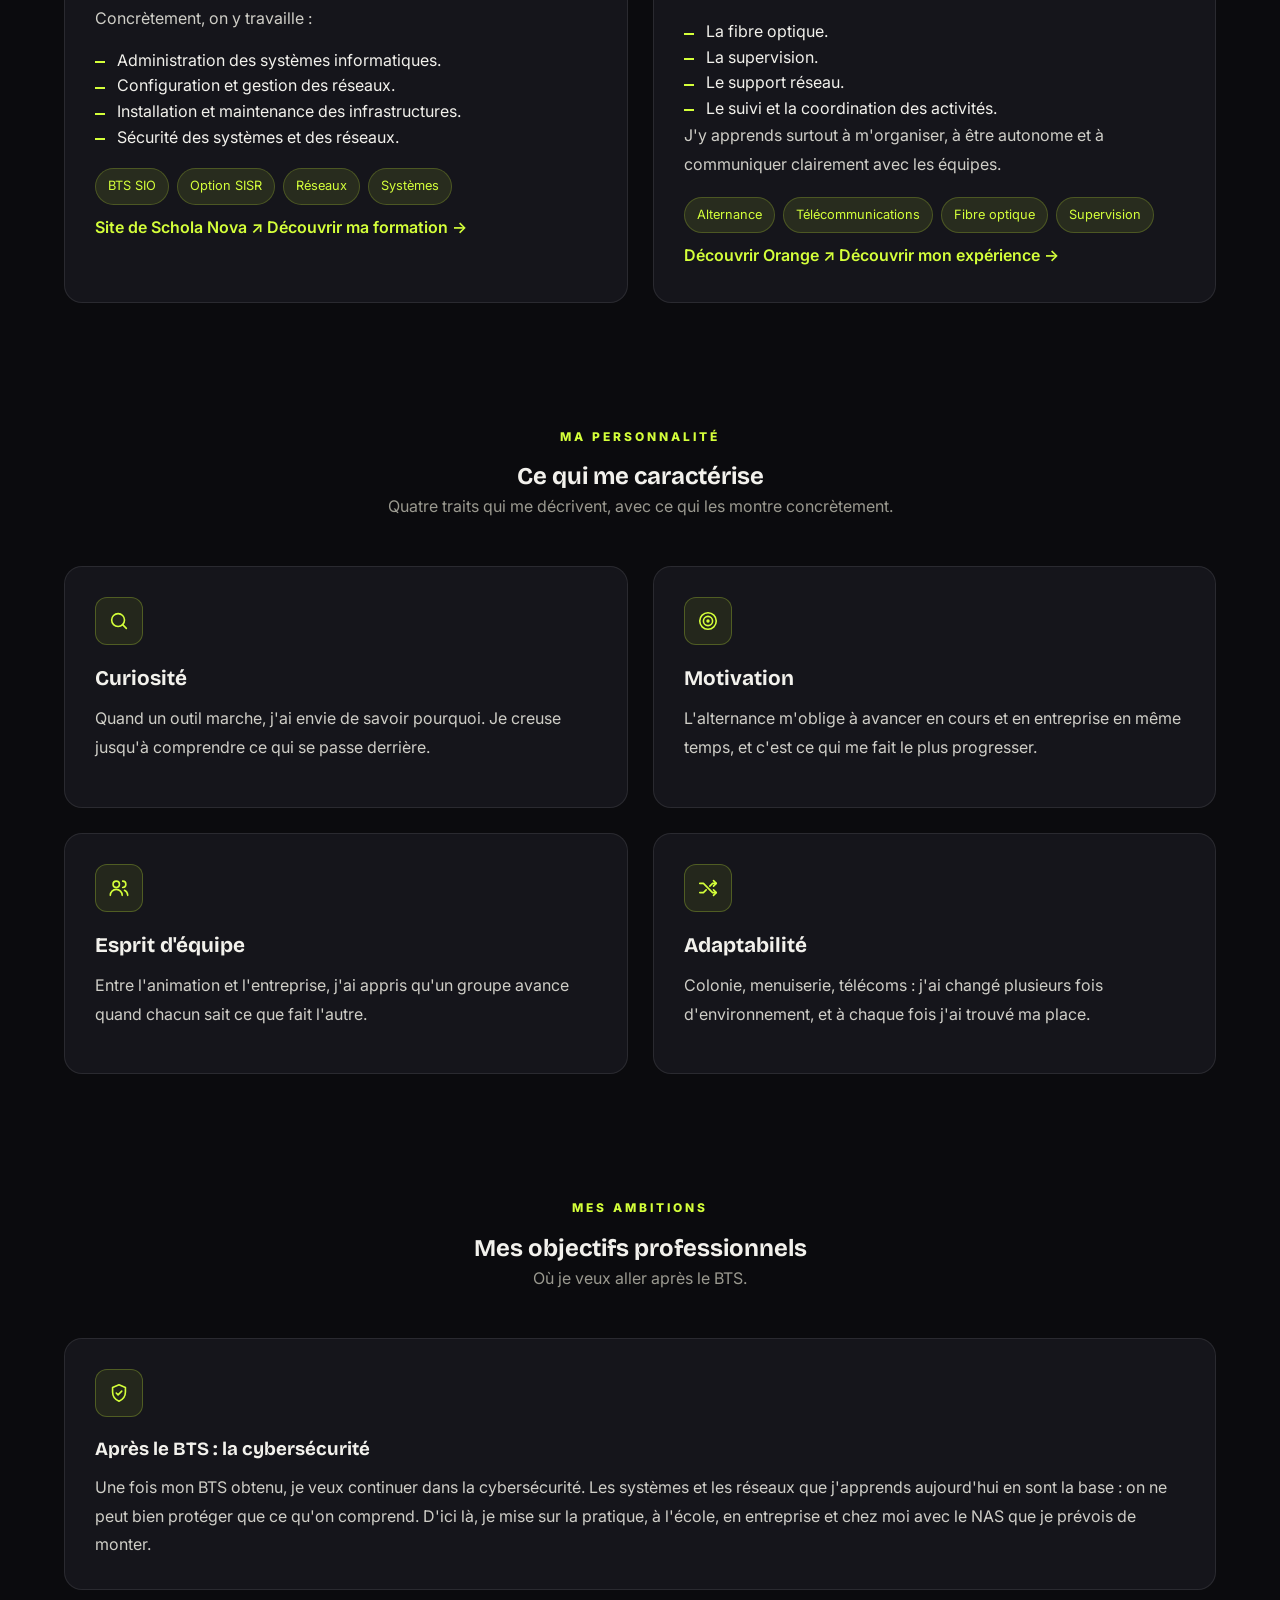
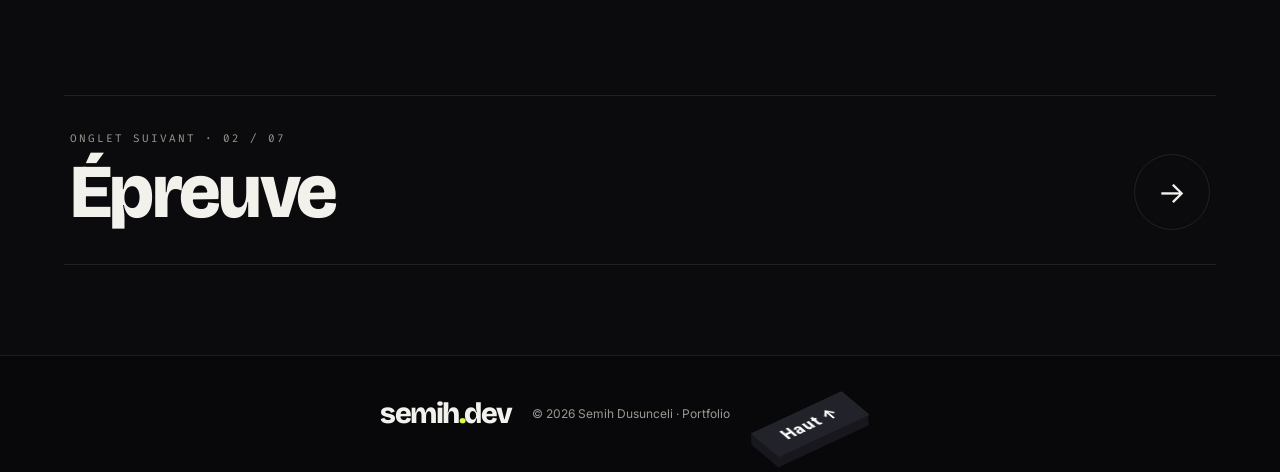
<file: profil.html>
<!DOCTYPE html>
<html lang="fr">

<head>
    <meta charset="UTF-8">
    <meta name="viewport" content="width=device-width, initial-scale=1.0">
    <meta name="theme-color" content="#0B0B0E">

    <meta name="description" content="Découvrez le profil et le parcours de Semih Dusunceli, étudiant en BTS SIO SISR.">

    <title>Mon profil | Semih.dev</title>

    <link rel="preconnect" href="https://fonts.googleapis.com">
    <link rel="preconnect" href="https://fonts.gstatic.com" crossorigin>

    <link href="https://fonts.googleapis.com/css2?family=Bricolage+Grotesque:opsz,wght@12..96,500..800&family=Inter:wght@400;500;600;700&family=Fira+Code:wght@400;500;600&display=swap" rel="stylesheet">

    <!-- CSS -->
    <link rel="stylesheet" href="commun.css">
    <link rel="stylesheet" href="profil.css">
    <link rel="stylesheet" href="onglets.css">
    <link rel="stylesheet" href="responsive.css">
    <link rel="stylesheet" href="uiverse-buttons.css">
    <link rel="stylesheet" href="motion.css">

    <!-- JAVASCRIPT -->
    <script src="script.js" defer></script>
</head>

<body class="page-profil">

    <!-- NAVIGATION -->

    <header class="header">

        <nav class="navbar">

            <a href="index.html" class="logo">
                semih<span class="logo-dot">.</span>dev
            </a>

            <div class="nav-links">
                <a href="index.html">Accueil</a>
                <a href="profil.html" class="active" aria-current="page">Profil</a>
                <a href="epreuves.html">Épreuve</a>
                <a href="formation.html">Formation</a>
                <a href="experience.html">Expérience</a>
                <a href="projets.html">Projets</a>
                <a href="competences.html">Compétences</a>
                <a href="veille.html">Veille technologique</a>
                <a href="contact.html" class="nav-mobile-only">Contact</a>
            </div>

            <div class="nav-actions">

                <button
                    id="theme-toggle"
                    class="theme-toggle"
                    type="button"
                    aria-label="Changer de thème">
                    <span id="theme-icon" aria-hidden="true"></span>
                </button>

                <a href="contact.html" class="nav-contact uiverse-cta uiverse-cta--type1 uiverse-cta--nav"><span class="uiverse-cta__text">Me contacter ↗</span></a>

            </div>

        </nav>

    </header>


    <!-- CONTENU PRINCIPAL -->

    <main>

        <!-- INTRODUCTION -->

        <section class="page-container">

            <section class="pg-hero" data-hero style="--progress: 0.143">
            <div class="pg-hero__rail" aria-hidden="true">
                <span class="pg-hero__vlabel">Portfolio</span>
                <span class="pg-hero__progress"><i></i></span>
            </div>
            <div class="pg-hero__body">
                <span class="pg-hero__badge"><i aria-hidden="true"></i>01 / 07 · PROFIL</span>
                <p class="section-tag">Qui suis-je ?</p>
                <h1 class="pg-hero__title">Mon <span>profil</span></h1>
                <p class="pg-hero__lead">Qui je suis, d'où je viens, et vers quoi je veux aller dans l'informatique.</p>
                <div class="pg-hero__foot">
                    <div class="pg-hero__author">
                        <span class="pg-hero__line" aria-hidden="true"></span>
                        <div>
                            <p>Semih Dusunceli</p>
                            <p>BTS SIO SISR · Schola Nova · Orange</p>
                        </div>
                    </div>
                    <nav class="pg-hero__nav" aria-label="Changer d'onglet">
                        <a class="pg-hero__arrow pg-hero__arrow--prev" href="index.html" aria-label="Onglet précédent : Accueil" title="Accueil"><svg viewBox="0 0 16 16" fill="none" aria-hidden="true"><path d="M10 12L6 8L10 4" stroke="currentColor" stroke-width="1.5" stroke-linecap="round" stroke-linejoin="round"/></svg></a>
                        <a class="pg-hero__arrow pg-hero__arrow--next" href="epreuves.html" aria-label="Onglet suivant : Épreuve" title="Épreuve"><svg viewBox="0 0 16 16" fill="none" aria-hidden="true"><path d="M6 4L10 8L6 12" stroke="currentColor" stroke-width="1.5" stroke-linecap="round" stroke-linejoin="round"/></svg></a>
                    </nav>
                </div>
            </div>
            <span class="pg-hero__index" aria-hidden="true"><span>01</span></span>
            <div class="pg-hero__ticker" aria-hidden="true"><div><span>BTS SIO SISR • Schola Nova • Orange • Cybersécurité • </span><span>BTS SIO SISR • Schola Nova • Orange • Cybersécurité • </span><span>BTS SIO SISR • Schola Nova • Orange • Cybersécurité • </span><span>BTS SIO SISR • Schola Nova • Orange • Cybersécurité • </span><span>BTS SIO SISR • Schola Nova • Orange • Cybersécurité • </span><span>BTS SIO SISR • Schola Nova • Orange • Cybersécurité • </span></div></div>
        </section>


            <!-- PRÉSENTATION -->

            <div class="profile-intro reveal">

                <div class="profile-photo">
                    <img src="semih-portrait.webp" width="600" height="800" decoding="async" alt="Photo de Semih Dusunceli">
                </div>

                <div class="profile-intro-text">

                    <span class="section-tag">Présentation</span>

                    <h2>Semih Dusunceli</h2>

                    <h3>Étudiant en BTS SIO SISR</h3>

                    <p>
                        Je suis en deuxième année de BTS SIO, option SISR, à Schola Nova. Ce qui m'intéresse, c'est de comprendre comment tout tient ensemble : les machines, le réseau qui les relie, et ce qu'il faut faire pour que ça reste stable et sécurisé. C'est pour ça que je vise l'administration systèmes, les réseaux et la cybersécurité.
                    </p>

                </div>

            </div>

        </section>


        <!-- ÉCOLE ET ENTREPRISE -->

        <section class="page-container">

            <div class="page-heading reveal">

                <span class="section-tag">Mon parcours</span>

                <h2>Mon école et mon entreprise</h2>

                <p>
                    Je partage mon temps entre l'école et l'entreprise : la théorie d'un côté, le terrain des télécoms de l'autre.
                </p>

            </div>

            <div class="profile-content">

                <!-- SCHOLA NOVA -->

                <article class="profile-card reveal">

                    <div class="school-logo">
                        <img src="schola-nova.jpeg" width="320" height="120" loading="lazy" decoding="async" alt="Logo de Schola Nova">
                    </div>

                    <span class="section-tag">Mon établissement</span>

                    <h3>Schola Nova</h3>

                    <p>
                        Je réalise mon BTS Services Informatiques aux
                        Organisations, option Solutions d'Infrastructure,
                        Systèmes et Réseaux (SISR), au sein de Schola Nova.
                    </p>

                    <p>
                        Concrètement, on y travaille :
                    </p>

                    <ul>
                        <li>Administration des systèmes informatiques.</li>
                        <li>Configuration et gestion des réseaux.</li>
                        <li>Installation et maintenance des infrastructures.</li>
                        <li>Sécurité des systèmes et des réseaux.</li>
                    </ul>

                    <div class="tags">
                        <span>BTS SIO</span>
                        <span>Option SISR</span>
                        <span>Réseaux</span>
                        <span>Systèmes</span>
                    </div>

                    <a href="https://scholanova-group.org" class="profile-link" target="_blank" rel="noopener noreferrer">
                        Site de Schola Nova ↗
                    </a>

                    <a href="formation.html" class="profile-link">
                        Découvrir ma formation →
                    </a>

                </article>


                <!-- ORANGE -->

                <article class="profile-card reveal">

                    <div class="school-logo">
                        <img src="orange.webp" width="600" height="375" loading="lazy" decoding="async" alt="Logo Orange">
                    </div>

                    <span class="section-tag">Mon entreprise d'accueil</span>

                    <h3>Orange PPC OI</h3>

                    <p>
                        Depuis septembre 2025, je réalise mon alternance
                        chez Orange en tant que pilote d'activité.
                    </p>

                    <p>
                        Au quotidien, je suis au contact de plusieurs activités :
                    </p>

                    <ul>
                        <li>La fibre optique.</li>
                        <li>La supervision.</li>
                        <li>Le support réseau.</li>
                        <li>Le suivi et la coordination des activités.</li>
                    </ul>

                    <p>
                        J'y apprends surtout à m'organiser, à être autonome et à communiquer clairement avec les équipes.
                    </p>

                    <div class="tags">
                        <span>Alternance</span>
                        <span>Télécommunications</span>
                        <span>Fibre optique</span>
                        <span>Supervision</span>
                    </div>

                    <a href="https://www.orange.com/fr/propos-de-nous" class="profile-link" target="_blank" rel="noopener noreferrer">
                        Découvrir Orange ↗
                    </a>

                    <a href="experience.html" class="profile-link">
                        Découvrir mon expérience →
                    </a>

                </article>

            </div>

        </section>


        <!-- QUALITÉS -->

        <section class="page-container">

            <div class="page-heading reveal">

                <span class="section-tag">Ma personnalité</span>

                <h2>Ce qui me caractérise</h2>

                <p>
                    Quatre traits qui me décrivent, avec ce qui les montre concrètement.
                </p>

            </div>

            <div class="profile-content">

                <article class="profile-card reveal">
                    <div class="card-icon icon-box"><svg class="ui-icon" viewBox="0 0 24 24" fill="none" stroke="currentColor" stroke-width="1.75" stroke-linecap="round" stroke-linejoin="round" aria-hidden="true"><circle cx="11" cy="11" r="7"/><path d="m20 20-4-4"/></svg></div>
                    <h3>Curiosité</h3>
                    <p>
                        Quand un outil marche, j'ai envie de savoir pourquoi. Je creuse jusqu'à comprendre ce qui se passe derrière.
                    </p>
                </article>

                <article class="profile-card reveal">
                    <div class="card-icon icon-box"><svg class="ui-icon" viewBox="0 0 24 24" fill="none" stroke="currentColor" stroke-width="1.75" stroke-linecap="round" stroke-linejoin="round" aria-hidden="true"><circle cx="12" cy="12" r="9"/><circle cx="12" cy="12" r="5"/><circle cx="12" cy="12" r="1"/></svg></div>
                    <h3>Motivation</h3>
                    <p>
                        L'alternance m'oblige à avancer en cours et en entreprise en même temps, et c'est ce qui me fait le plus progresser.
                    </p>
                </article>

                <article class="profile-card reveal">
                    <div class="card-icon icon-box"><svg class="ui-icon" viewBox="0 0 24 24" fill="none" stroke="currentColor" stroke-width="1.75" stroke-linecap="round" stroke-linejoin="round" aria-hidden="true"><circle cx="9" cy="8" r="3.5"/><path d="M2.5 20a6.5 6.5 0 0 1 13 0"/><path d="M16 4.5a3.5 3.5 0 0 1 0 7"/><path d="M18 14.5a6.5 6.5 0 0 1 3.5 5.5"/></svg></div>
                    <h3>Esprit d'équipe</h3>
                    <p>
                        Entre l'animation et l'entreprise, j'ai appris qu'un groupe avance quand chacun sait ce que fait l'autre.
                    </p>
                </article>

                <article class="profile-card reveal">
                    <div class="card-icon icon-box"><svg class="ui-icon" viewBox="0 0 24 24" fill="none" stroke="currentColor" stroke-width="1.75" stroke-linecap="round" stroke-linejoin="round" aria-hidden="true"><path d="M3 7h4l10 10h4"/><path d="M3 17h4l3-3"/><path d="M14 10l3-3h4"/><path d="m18 4 3 3-3 3"/><path d="m18 14 3 3-3 3"/></svg></div>
                    <h3>Adaptabilité</h3>
                    <p>
                        Colonie, menuiserie, télécoms : j'ai changé plusieurs fois d'environnement, et à chaque fois j'ai trouvé ma place.
                    </p>
                </article>

            </div>

        </section>


        <!-- OBJECTIFS -->

        <section class="page-container">

            <div class="page-heading reveal">

                <span class="section-tag">Mes ambitions</span>

                <h2>Mes objectifs professionnels</h2>

                <p>
                    Où je veux aller après le BTS.
                </p>

            </div>

            <div class="objective-card reveal">

                <div class="objective-icon icon-box"><svg class="ui-icon" viewBox="0 0 24 24" fill="none" stroke="currentColor" stroke-width="1.75" stroke-linecap="round" stroke-linejoin="round" aria-hidden="true"><path d="M12 3 5 6v5c0 4.5 3 8.3 7 10 4-1.7 7-5.5 7-10V6z"/><path d="m9 12 2 2 4-4"/></svg></div>

                <h3>Après le BTS : la cybersécurité</h3>

                <p>
                    Une fois mon BTS obtenu, je veux continuer dans la cybersécurité. Les systèmes et les réseaux que j'apprends aujourd'hui en sont la base : on ne peut bien protéger que ce qu'on comprend. D'ici là, je mise sur la pratique, à l'école, en entreprise et chez moi avec le NAS que je prévois de monter.
                </p>

            </div>

        </section>

        <!-- ONGLET SUIVANT -->
        <nav class="next-step reveal" aria-label="Onglet suivant">
            <a href="epreuves.html" class="next-step__link">
                <span class="next-step__label">Onglet suivant · 02 / 07</span>
                <span class="next-step__title">Épreuve</span>
                <span class="next-step__arrow" aria-hidden="true">→</span>
            </a>
        </nav>

    </main>


    <!-- FOOTER -->

    <footer class="footer">

        <a href="index.html" class="logo">
            semih<span class="logo-dot">.</span>dev
        </a>

        <p>
            © <span id="current-year"></span>
            Semih Dusunceli · Portfolio
        </p>

        <a href="#" class="back-top uiverse-stack" aria-label="Retour en haut">
            <span class="uiverse-stack__layer" aria-hidden="true"></span>
            <span class="uiverse-stack__layer" aria-hidden="true"></span>
            <span class="uiverse-stack__layer" aria-hidden="true"></span>
            <span class="uiverse-stack__layer" aria-hidden="true"></span>
            <span class="uiverse-stack__layer uiverse-stack__label">Haut ↑</span>
        </a>

    </footer>

</body>
</html>
</file>
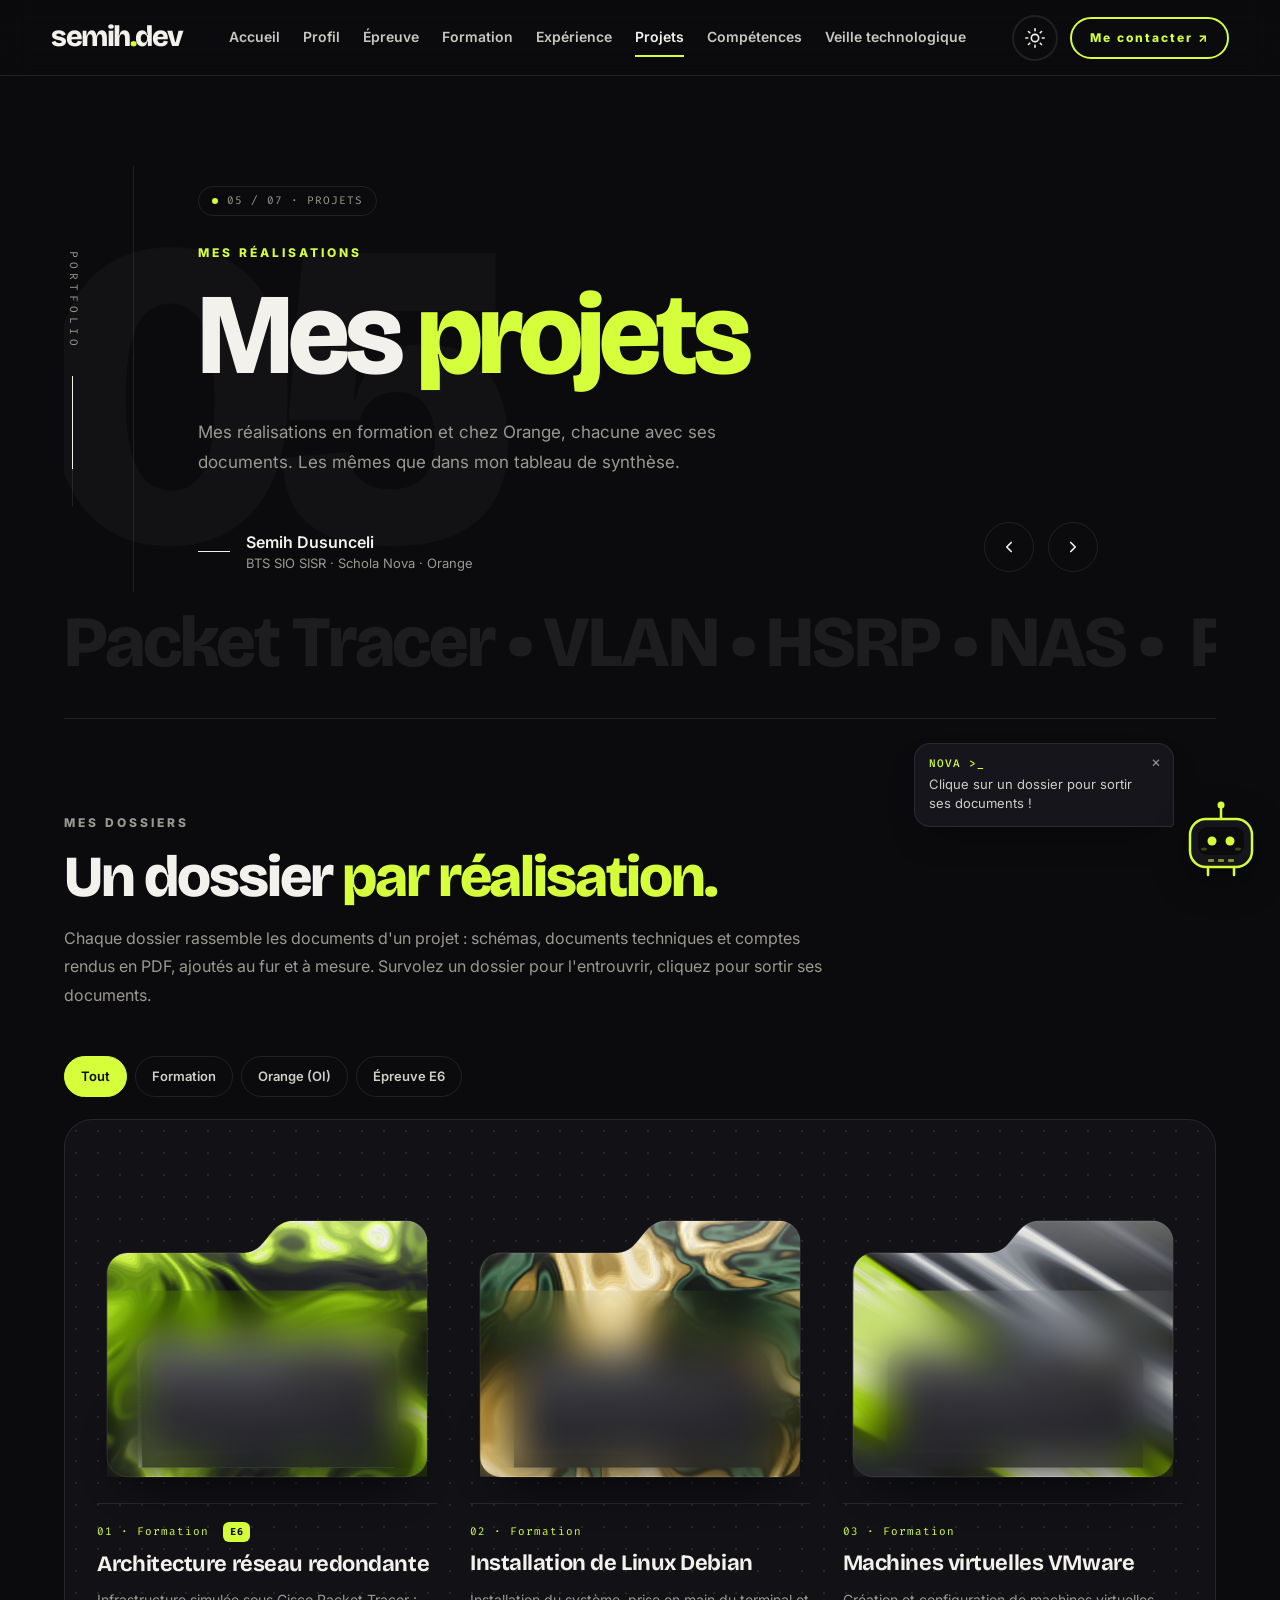
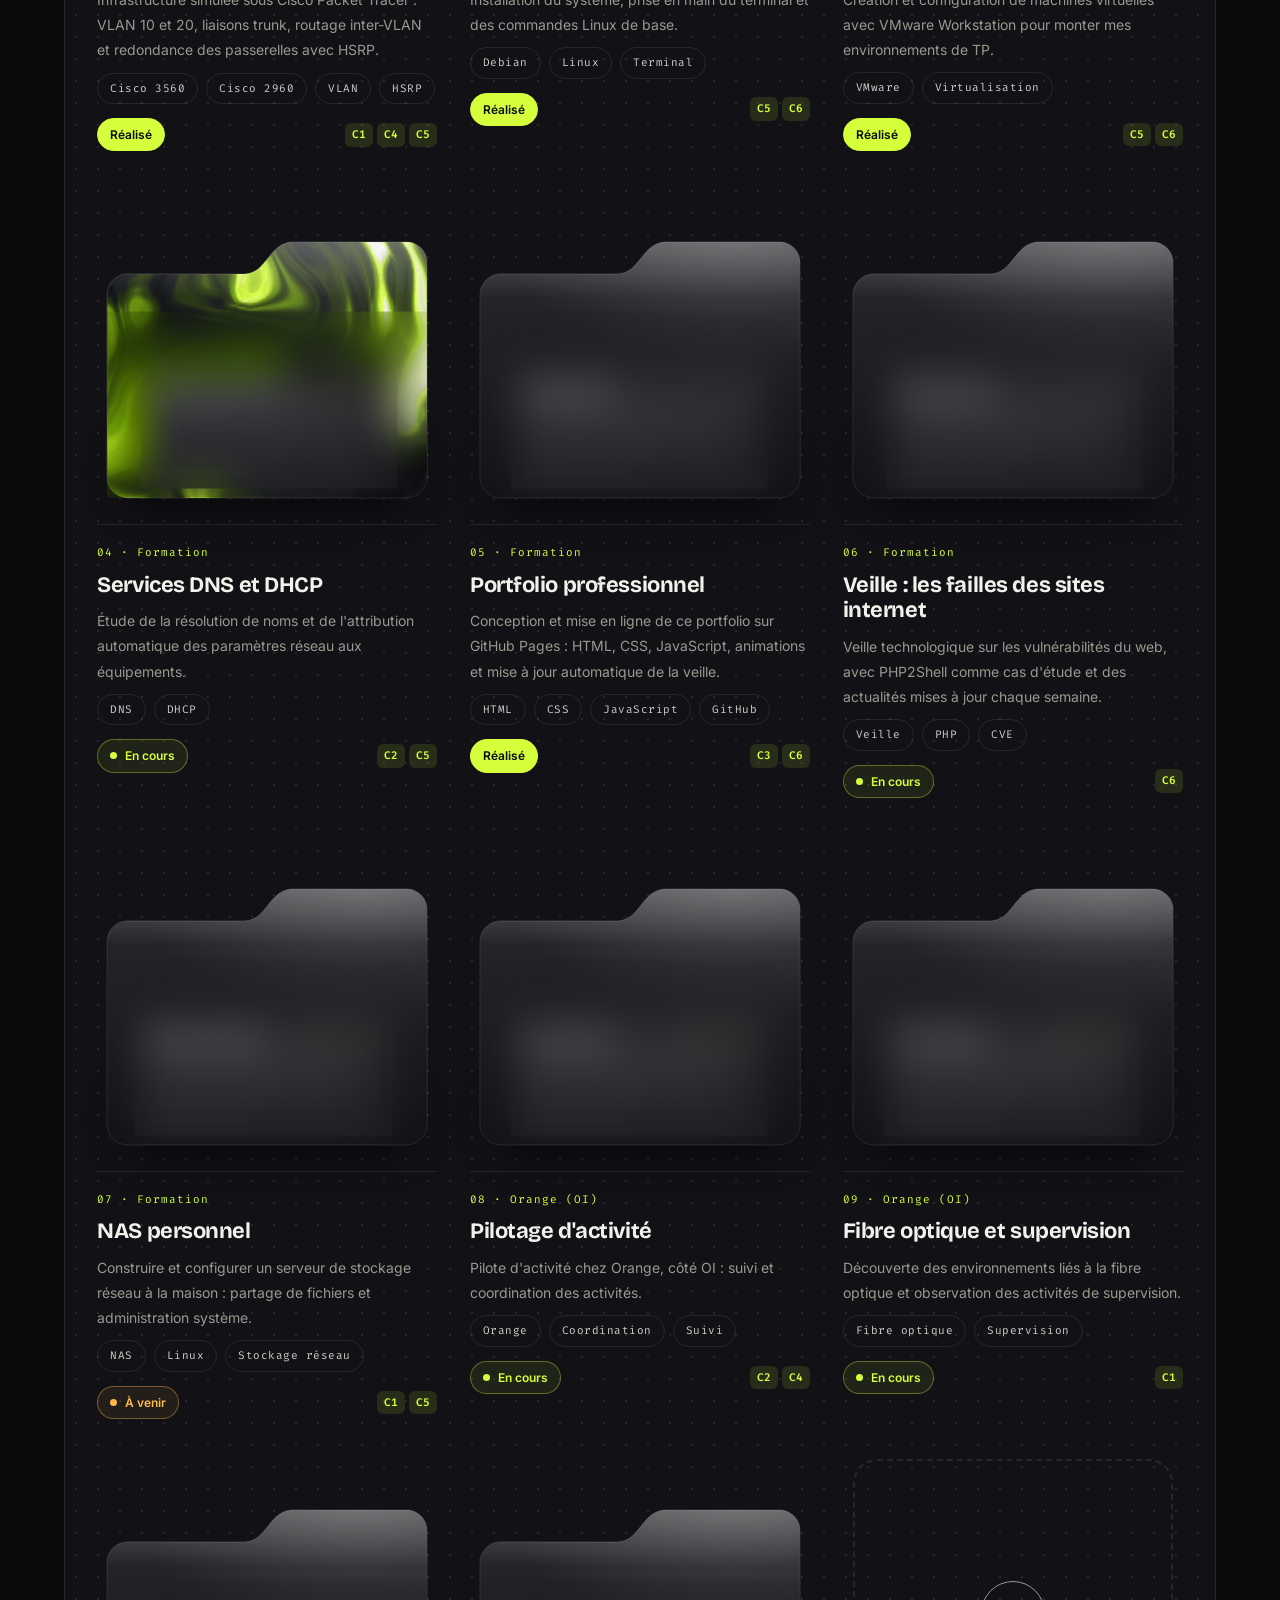
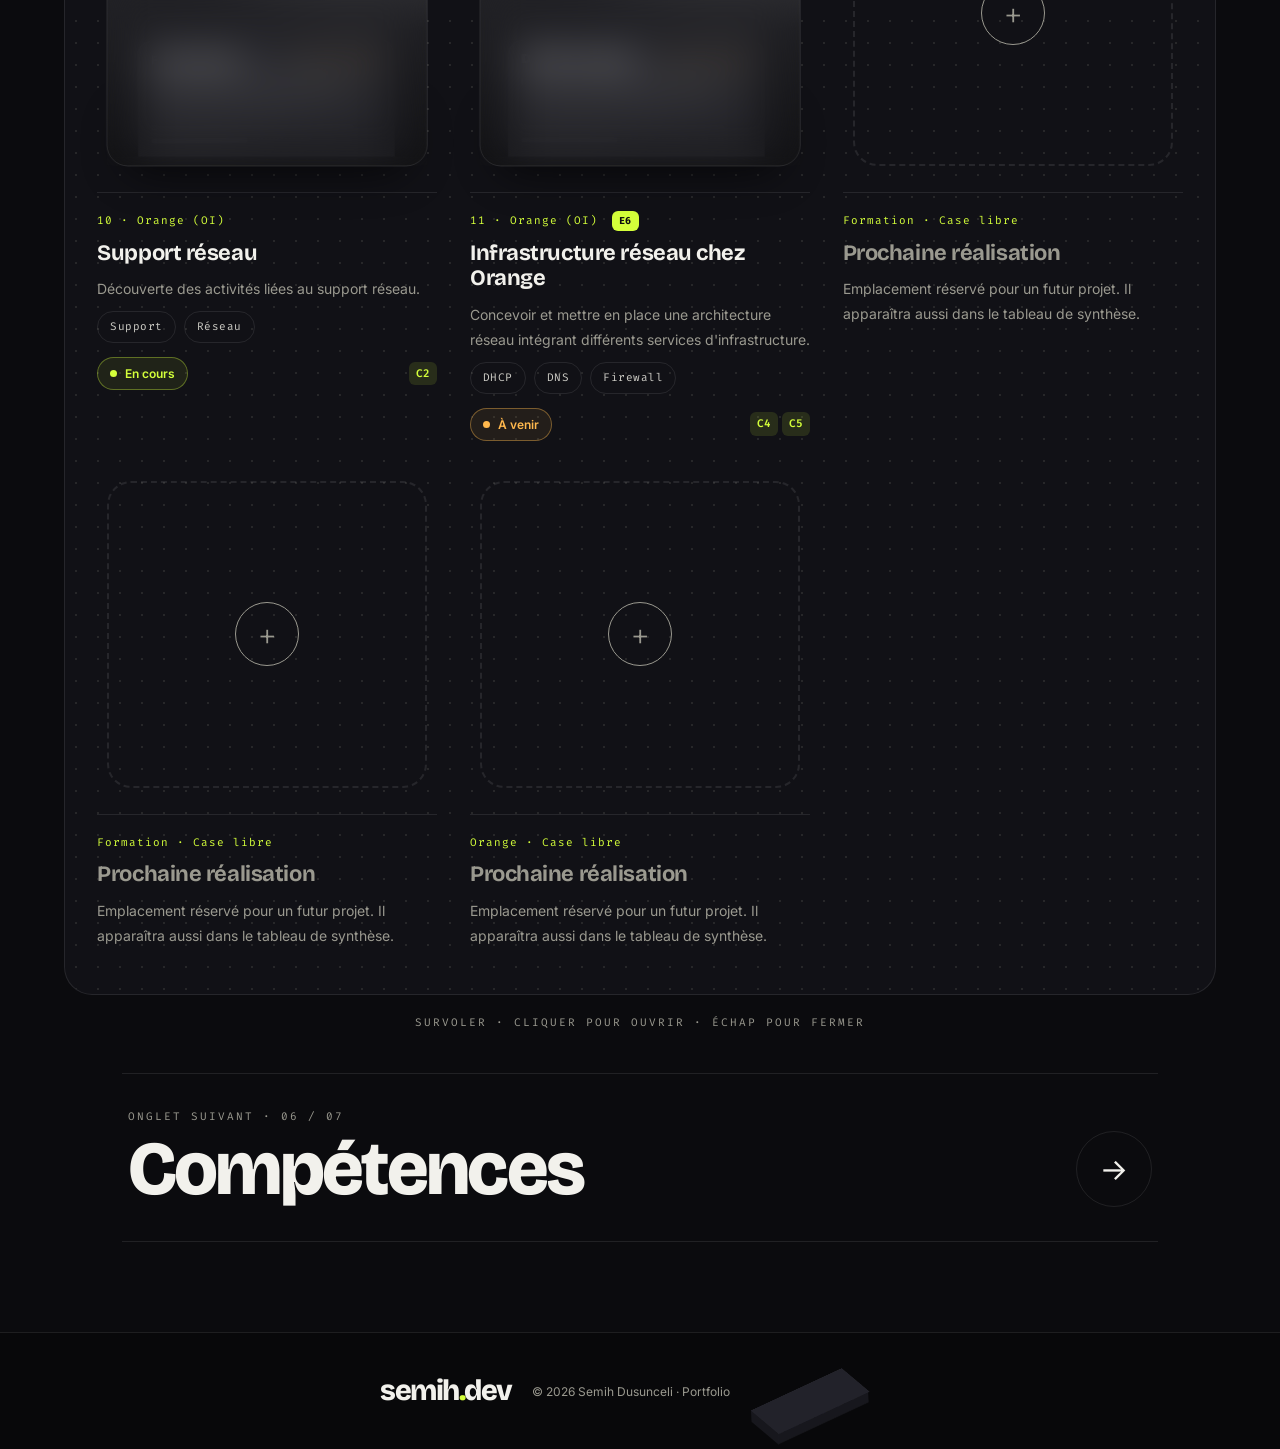
<file: projets.html>
<!DOCTYPE html>
<html lang="fr">

<head>
    <meta charset="UTF-8">
    <meta name="viewport" content="width=device-width, initial-scale=1.0">
    <meta name="theme-color" content="#0B0B0E">

    <meta name="description" content="Découvrez les projets scolaires, professionnels et personnels de Semih Dusunceli en systèmes et réseaux.">

    <title>Mes projets | Semih.dev</title>

    <link rel="preconnect" href="https://fonts.googleapis.com">
    <link rel="preconnect" href="https://fonts.gstatic.com" crossorigin>

    <link href="https://fonts.googleapis.com/css2?family=Bricolage+Grotesque:opsz,wght@12..96,500..800&family=Inter:wght@400;500;600;700&family=Fira+Code:wght@400;500;600&display=swap" rel="stylesheet">

    <!-- CSS -->
    <link rel="stylesheet" href="commun.css">
    <link rel="stylesheet" href="onglets.css">
    <link rel="stylesheet" href="glass-folder.css">
    <link rel="stylesheet" href="responsive.css">
    <link rel="stylesheet" href="uiverse-buttons.css">
    <link rel="stylesheet" href="motion.css">

    <!-- JAVASCRIPT -->
    <script src="glass-folder.js" defer></script>
    <script src="realisations.js" defer></script>
    <script src="script.js" defer></script>
</head>

<body class="page-onglet">

    <!-- NAVIGATION -->

    <header class="header">

        <nav class="navbar">

            <a class="logo" href="index.html">
                semih<span class="logo-dot">.</span>dev
            </a>

            <div class="nav-links">
                <a href="index.html">Accueil</a>
                <a href="profil.html">Profil</a>
                <a href="epreuves.html">Épreuve</a>
                <a href="formation.html">Formation</a>
                <a href="experience.html">Expérience</a>
                <a href="projets.html" class="active" aria-current="page">Projets</a>
                <a href="competences.html">Compétences</a>
                <a href="veille.html">Veille technologique</a>
                <a href="contact.html" class="nav-mobile-only">Contact</a>
            </div>

            <div class="nav-actions">

                <button
                    id="theme-toggle"
                    class="theme-toggle"
                    type="button"
                    aria-label="Changer de thème">
                    <span id="theme-icon" aria-hidden="true"></span>
                </button>

                <a href="contact.html" class="nav-contact uiverse-cta uiverse-cta--type1 uiverse-cta--nav"><span class="uiverse-cta__text">Me contacter ↗</span></a>

            </div>

        </nav>

    </header>


    <!-- CONTENU PRINCIPAL -->

    <main class="pg-main">

        <!-- EN-TÊTE DE L'ONGLET -->
        <section class="pg-hero" data-hero style="--progress: 0.714">
            <div class="pg-hero__rail" aria-hidden="true">
                <span class="pg-hero__vlabel">Portfolio</span>
                <span class="pg-hero__progress"><i></i></span>
            </div>
            <div class="pg-hero__body">
                <span class="pg-hero__badge"><i aria-hidden="true"></i>05 / 07 · PROJETS</span>
                <p class="section-tag">Mes réalisations</p>
                <h1 class="pg-hero__title">Mes <span>projets</span></h1>
                <p class="pg-hero__lead">Mes réalisations en formation et chez Orange, chacune avec ses documents. Les mêmes que dans mon tableau de synthèse.</p>
                <div class="pg-hero__foot">
                    <div class="pg-hero__author">
                        <span class="pg-hero__line" aria-hidden="true"></span>
                        <div>
                            <p>Semih Dusunceli</p>
                            <p>BTS SIO SISR · Schola Nova · Orange</p>
                        </div>
                    </div>
                    <nav class="pg-hero__nav" aria-label="Changer d'onglet">
                        <a class="pg-hero__arrow pg-hero__arrow--prev" href="experience.html" aria-label="Onglet précédent : Expérience" title="Expérience"><svg viewBox="0 0 16 16" fill="none" aria-hidden="true"><path d="M10 12L6 8L10 4" stroke="currentColor" stroke-width="1.5" stroke-linecap="round" stroke-linejoin="round"/></svg></a>
                        <a class="pg-hero__arrow pg-hero__arrow--next" href="competences.html" aria-label="Onglet suivant : Compétences" title="Compétences"><svg viewBox="0 0 16 16" fill="none" aria-hidden="true"><path d="M6 4L10 8L6 12" stroke="currentColor" stroke-width="1.5" stroke-linecap="round" stroke-linejoin="round"/></svg></a>
                    </nav>
                </div>
            </div>
            <span class="pg-hero__index" aria-hidden="true"><span>05</span></span>
            <div class="pg-hero__ticker" aria-hidden="true"><div><span>Packet Tracer • VLAN • HSRP • NAS • </span><span>Packet Tracer • VLAN • HSRP • NAS • </span><span>Packet Tracer • VLAN • HSRP • NAS • </span><span>Packet Tracer • VLAN • HSRP • NAS • </span><span>Packet Tracer • VLAN • HSRP • NAS • </span><span>Packet Tracer • VLAN • HSRP • NAS • </span></div></div>
        </section>

        <!-- DOSSIERS EN VERRE : LES DOCUMENTS DE CHAQUE PROJET -->
        <section class="pg-section">
            <div class="pg-section__head reveal">
                <p class="section-tag">MES DOSSIERS</p>
                <h2>Un dossier <span>par réalisation.</span></h2>
                <p>Chaque dossier rassemble les documents d'un projet : schémas, documents techniques et comptes rendus en PDF, ajoutés au fur et à mesure. Survolez un dossier pour l'entrouvrir, cliquez pour sortir ses documents.</p>
            </div>
            <div class="pj-filters reveal" role="group" aria-label="Filtrer les réalisations">
                <button type="button" class="pj-filter" data-filter="all" aria-pressed="true">Tout</button>
                <button type="button" class="pj-filter" data-filter="formation" aria-pressed="false">Formation</button>
                <button type="button" class="pj-filter" data-filter="entreprise" aria-pressed="false">Orange (OI)</button>
                <button type="button" class="pj-filter" data-filter="e6" aria-pressed="false">Épreuve E6</button>
            </div>
            <!-- Dossiers générés depuis realisations.js -->
            <div class="pj-desk reveal" data-realisations></div>
            <p class="pj-desk__hint" aria-hidden="true">Survoler · Cliquer pour ouvrir · Échap pour fermer</p>
        </section>


        <!-- ONGLET SUIVANT -->
        <nav class="next-step reveal" aria-label="Onglet suivant">
            <a href="competences.html" class="next-step__link">
                <span class="next-step__label">Onglet suivant · 06 / 07</span>
                <span class="next-step__title">Compétences</span>
                <span class="next-step__arrow" aria-hidden="true">→</span>
            </a>
        </nav>

    </main>


    <!-- PIED DE PAGE -->

    <footer class="footer">

        <a class="logo" href="index.html">
            semih<span class="logo-dot">.</span>dev
        </a>

        <p>
            © <span id="current-year"></span>
            Semih Dusunceli · Portfolio
        </p>

        <a href="#" class="back-top uiverse-stack" aria-label="Retour en haut">
            <span class="uiverse-stack__layer" aria-hidden="true"></span>
            <span class="uiverse-stack__layer" aria-hidden="true"></span>
            <span class="uiverse-stack__layer" aria-hidden="true"></span>
            <span class="uiverse-stack__layer" aria-hidden="true"></span>
            <span class="uiverse-stack__layer uiverse-stack__label">Haut ↑</span>
        </a>

    </footer>

</body>
</html>
</file>
<file: commun.css>
/* =====================================================
   SEMIH.DEV — STYLES COMMUNS
   Couleurs, navigation, boutons et éléments partagés
===================================================== */


/* =====================================================
   1. VARIABLES — THÈME SOMBRE
===================================================== */

:root {
    /* Palette « graphite + lime » : fond presque noir, accent lime électrique.
       --cyan est gardé comme nom de variable pour ne pas casser les autres fichiers :
       c'est la couleur d'accent du site. */
    --bg: #0B0B0E;
    --bg-alt: #111116;

    --card: #15151B;
    --card-hover: #1C1C23;

    --cyan: #D4FF3A;
    --blue: #A8E000;
    --accent-rgb: 212 255 58;
    --on-accent: #0B0B0E;

    --white: #F2F1EC;
    --text: #CFCEC7;
    --muted: #9A998F;

    --border: rgba(255,255,255,.09);
    --shadow: rgba(0,0,0,.4);

    --header-bg: rgba(11,11,14,.82);
    --footer-bg: #08080A;

    --gradient: linear-gradient(100deg, #B9F200, #E4FF85);

    --font-display: "Bricolage Grotesque", "Inter", Arial, sans-serif;
}


/* =====================================================
   2. RESET
===================================================== */

* {
    box-sizing: border-box;
    margin: 0;
    padding: 0;
}

html {
    scroll-behavior: smooth;
    scroll-padding-top: 100px;
}

body {
    font-family: 'Inter', Arial, sans-serif;
    background: var(--bg);
    color: var(--white);
    line-height: 1.6;
    overflow-x: hidden;
    transition: background .35s ease, color .35s ease;
}

a {
    color: inherit;
    text-decoration: none;
}

button {
    font: inherit;
}

img {
    max-width: 100%;
    height: auto;
    display: block;
}

h1, h2, h3,
.logo {
    font-family: var(--font-display);
}

::selection {
    background: var(--cyan);
    color: var(--on-accent);
}

h1, h2, h3, h4 {
    line-height: 1.3;
}

p {
    line-height: 1.8;
}


/* =====================================================
   3. NAVIGATION
===================================================== */

.header {
    position: sticky;
    top: 0;
    z-index: 1000;
    width: 100%;
}

.navbar {
    min-height: 76px;
    padding: 12px 4%;

    display: flex;
    align-items: center;
    justify-content: space-between;
    gap: 22px;

    background: var(--header-bg);
    border-bottom: 1px solid var(--border);
    backdrop-filter: blur(15px);

    transition: background .35s ease;
}

.logo {
    display: inline-flex;
    align-items: center;
    flex-shrink: 0;

    font-size: 29px;
    font-weight: 900;
    letter-spacing: -1.5px;
    white-space: nowrap;
}

.logo span {
    color: var(--cyan);
}

.logo:hover {
    opacity: .85;
}

.nav-links {
    display: flex;
    align-items: center;
    justify-content: center;
    gap: 23px;
}

.nav-links a {
    position: relative;
    padding: 8px 0;

    color: #C9C8C0;
    font-size: 14px;
    font-weight: 600;
    white-space: nowrap;

    transition: color .3s ease;
}

.nav-links a::after {
    content: "";
    position: absolute;
    left: 0;
    bottom: 0;

    width: 0;
    height: 2px;

    background: var(--cyan);
    transition: width .3s ease;
}

.nav-links a:hover,
.nav-links a.active {
    color: var(--white);
}

.nav-links a:hover::after,
.nav-links a.active::after {
    width: 100%;
}

.nav-actions {
    display: flex;
    align-items: center;
    gap: 12px;
}


/* BOUTON JOUR / NUIT */

.theme-toggle {
    width: 46px;
    height: 46px;
    min-width: 46px;

    display: flex;
    align-items: center;
    justify-content: center;

    border: 2px solid var(--border);
    border-radius: 50%;

    background: transparent;
    color: var(--white);

    font-size: 24px;
    cursor: pointer;

    transition: transform .3s ease,
                background .3s ease,
                border-color .3s ease;
}

.theme-toggle:hover {
    transform: rotate(20deg);
    border-color: var(--cyan);
    background: rgb(var(--accent-rgb) / .1);
}


/* =====================================================
   4. ÉLÉMENTS GÉNÉRAUX
===================================================== */

.page-container {
    width: 100%;
    max-width: 1400px;
    min-height: 75vh;

    margin: 0 auto;
    padding: 80px 5% 100px;
}

.section-tag {
    display: inline-block;
    margin-bottom: 15px;

    color: var(--cyan);
    font-size: 12px;
    font-weight: 800;
    letter-spacing: 3px;
    text-transform: uppercase;
}

.page-heading {
    max-width: 850px;
    margin: 0 auto 65px;
    text-align: center;
}

.page-heading h1 {
    margin-bottom: 20px;

    font-size: clamp(34px, 5vw, 55px);
    font-weight: 900;
    letter-spacing: -1.5px;
}

.page-heading h1 span {
    color: var(--cyan);
}

.page-heading p {
    max-width: 700px;
    margin: 0 auto;

    color: var(--muted);
    font-size: 16px;
}


/* =====================================================
   5. BOUTONS
===================================================== */

.btn,
.primary-button {
    min-height: 45px;

    display: inline-flex;
    align-items: center;
    justify-content: center;

    padding: 11px 21px;
    border-radius: 9px;

    font-size: 14px;
    font-weight: 700;

    transition: transform .3s ease,
                background .3s ease,
                color .3s ease;
}

.btn:hover,
.primary-button:hover {
    transform: translateY(-3px);
}

.btn-primary,
.primary-button {
    background: var(--gradient);
    color: var(--on-accent);
    border: 1px solid transparent;
}

.btn-primary:hover,
.primary-button:hover {
    box-shadow: 0 7px 24px rgb(var(--accent-rgb) / .3);
}

.btn-ghost {
    border: 1px solid var(--border);
    color: var(--white);
    background: transparent;
}

.btn-ghost:hover {
    border-color: var(--cyan);
    color: var(--cyan);
}


/* =====================================================
   6. PIED DE PAGE
===================================================== */

.footer,
footer {
    min-height: 85px;
    padding: 22px 5%;

    display: flex;
    align-items: center;
    justify-content: center;
    flex-wrap: wrap;
    gap: 20px;

    background: var(--footer-bg);
    border-top: 1px solid var(--border);
}

.footer p,
footer p {
    color: var(--muted);
    font-size: 12px;
    text-align: center;
}


/* =====================================================
   7. THÈME CLAIR
===================================================== */

body.light-theme {
    --bg: #F3F2ED;
    --bg-alt: #EBEAE3;

    --card: #FFFFFF;
    --card-hover: #F8F7F2;

    --cyan: #4A6800;
    --blue: #3A5200;
    --accent-rgb: 74 104 0;
    --on-accent: #FFFFFF;

    --white: #141414;
    --text: #3A3A35;
    --muted: #66655E;

    --border: #DDDBD2;
    --shadow: rgba(30,30,10,.07);

    --header-bg: rgba(243,242,237,.88);
    --footer-bg: #EAE9E2;

    --gradient: linear-gradient(100deg, #3A5200, #5C8000);
}


/* Navigation */

body.light-theme .navbar {
    background: var(--header-bg);
    border-bottom: 1px solid var(--border);
}

body.light-theme .nav-links a {
    color: var(--muted);
}

body.light-theme .nav-links a:hover,
body.light-theme .nav-links a.active {
    color: var(--cyan);
}


/* Bouton jour / nuit */

body.light-theme .theme-toggle {
    color: var(--muted);
    border-color: var(--border);
}


/* Pied de page */

body.light-theme .footer,
body.light-theme footer {
    background: var(--footer-bg);
    border-top: 1px solid var(--border);
}

body.light-theme .footer p,
body.light-theme footer p {
    color: var(--muted);
}

body.light-theme .footer .logo,
body.light-theme footer .logo {
    color: var(--white);
}


/* Boutons */

body.light-theme .btn-ghost {
    color: var(--muted);
    border-color: var(--border);
}

body.light-theme .btn-ghost:hover {
    color: var(--cyan);
    border-color: var(--cyan);
}


/* =====================================================
   8. ANIMATIONS AU DÉFILEMENT
===================================================== */

.reveal {
    opacity: 0;
    transform: translateY(25px);

    transition:
        opacity .7s ease,
        transform .7s ease;
}

.reveal.visible {
    opacity: 1;
    transform: translateY(0);
}


/* =====================================================
   9. MENU MOBILE (bouton ajouté par script.js)
===================================================== */

.nav-burger {
    display: none;
    position: relative;
    width: 46px;
    height: 46px;
    flex: 0 0 46px;
    border: 2px solid var(--border);
    border-radius: 50%;
    background: transparent;
    cursor: pointer;
}

.nav-burger span {
    position: absolute;
    left: 50%;
    width: 18px;
    height: 2px;
    margin-left: -9px;
    border-radius: 2px;
    background: var(--white);
    transition: transform .35s cubic-bezier(.34, 1.56, .64, 1), opacity .2s ease, top .35s ease;
}

.nav-burger span:nth-child(1) { top: 15px; }
.nav-burger span:nth-child(2) { top: 21px; }
.nav-burger span:nth-child(3) { top: 27px; }

.nav-open .nav-burger span:nth-child(1) { top: 21px; transform: rotate(45deg); }
.nav-open .nav-burger span:nth-child(2) { opacity: 0; transform: scaleX(0); }
.nav-open .nav-burger span:nth-child(3) { top: 21px; transform: rotate(-45deg); }

@media (max-width: 1180px) {
    .navbar {
        position: relative;
    }

    .nav-burger {
        display: block;
    }

    .nav-links {
        position: absolute;
        top: 100%;
        left: 0;
        right: 0;
        z-index: 999;

        display: flex;
        flex-direction: column;
        align-items: flex-start;
        gap: 0;
        padding: 10px 5% 24px;

        background: var(--bg);
        border-bottom: 1px solid var(--border);

        clip-path: inset(0 0 100% 0);
        visibility: hidden;
        transition: clip-path .5s cubic-bezier(.7, 0, .2, 1), visibility 0s .5s;
    }

    .nav-open .nav-links {
        clip-path: inset(0 0 0 0);
        visibility: visible;
        transition: clip-path .5s cubic-bezier(.7, 0, .2, 1), visibility 0s;
    }

    .nav-links a {
        width: 100%;
        padding: 14px 0;
        border-bottom: 1px solid var(--border);
        font-family: var(--font-display);
        font-size: clamp(22px, 5vw, 30px);
        font-weight: 700;
        opacity: 0;
        transform: translateY(14px);
        transition: opacity .3s ease, transform .4s ease, color .3s ease;
    }

    .nav-links a::after {
        display: none;
    }

    .nav-open .nav-links a {
        opacity: 1;
        transform: none;
    }

    .nav-open .nav-links a:nth-child(1) { transition-delay: .08s; }
    .nav-open .nav-links a:nth-child(2) { transition-delay: .12s; }
    .nav-open .nav-links a:nth-child(3) { transition-delay: .16s; }
    .nav-open .nav-links a:nth-child(4) { transition-delay: .2s; }
    .nav-open .nav-links a:nth-child(5) { transition-delay: .24s; }
    .nav-open .nav-links a:nth-child(6) { transition-delay: .28s; }
    .nav-open .nav-links a:nth-child(7) { transition-delay: .32s; }
    .nav-open .nav-links a:nth-child(8) { transition-delay: .36s; }
    .nav-open .nav-links a:nth-child(9) { transition-delay: .4s; }

    .nav-links a:hover,
    .nav-links a.active {
        color: var(--cyan);
    }

    body.menu-open {
        overflow: hidden;
    }
}

@media (max-width: 560px) {
    .nav-contact {
        display: none !important;
    }

    .logo {
        font-size: 24px;
    }
}


/* L'onglet Contact n'est plus dans le menu (le bouton « Me contacter » suffit),
   sauf dans le menu mobile où ce bouton est masqué. */
.nav-links a.nav-mobile-only {
    display: none;
}

@media (max-width: 560px) {
    .nav-links a.nav-mobile-only {
        display: block;
    }
}
</file>
<file: accueil.css>
/* =====================================================
   SEMIH.DEV — ACCUEIL
   Direction artistique : graphite + lime, logo en verre liquide
===================================================== */

.page-accueil {
    --hero-soft: rgb(var(--accent-rgb) / .06);
}

.eyebrow {
    margin-bottom: 25px;

    color: var(--cyan);
    font-family: "Fira Code", monospace;
    font-size: 12px;
    font-weight: 600;
    letter-spacing: 3px;
}

.highlight {
    color: var(--cyan);
}


/* =====================================================
   1. HERO — LOGO EN VERRE LIQUIDE
===================================================== */

.glass-hero {
    --mx: 30%;
    --my: 40%;

    position: relative;
    overflow: hidden;
    isolation: isolate;
    min-height: calc(100svh - 76px);
    padding: clamp(36px, 6vh, 70px) 5% 0;

    display: flex;
    flex-direction: column;
    justify-content: space-between;
    gap: 40px;

    background: var(--bg);
}

/* Halo qui suit la souris (position mise à jour par script.js) */
.glass-hero::before {
    content: "";
    position: absolute;
    inset: 0;
    z-index: -1;
    pointer-events: none;
    background: radial-gradient(520px circle at var(--mx) var(--my), rgb(var(--accent-rgb) / .09), transparent 60%);
    transition: background .2s ease;
}

/* Fines lignes de repère, façon plan technique */
.glass-hero::after {
    content: "";
    position: absolute;
    inset: 0;
    z-index: -2;
    pointer-events: none;
    background-image:
        linear-gradient(to right, var(--border) 1px, transparent 1px),
        linear-gradient(to bottom, var(--border) 1px, transparent 1px);
    background-size: 25% 100%, 100% 33.33%;
    opacity: .55;
    mask-image: linear-gradient(to bottom, #000 40%, transparent);
}

.glass-hero__inner {
    width: 100%;
    max-width: 1320px;
    margin: auto;

    display: grid;
    grid-template-columns: minmax(0, 1.08fr) minmax(0, .92fr);
    align-items: center;
    gap: clamp(30px, 5vw, 80px);
}

.glass-hero__text {
    min-width: 0;
}

.glass-hero__eyebrow {
    display: inline-flex;
    align-items: center;
    gap: 12px;
    margin-bottom: 28px;

    color: var(--muted);
    font-family: "Fira Code", monospace;
    font-size: 12px;
    letter-spacing: 2.5px;
}

.glass-hero__status {
    width: 8px;
    height: 8px;
    border-radius: 50%;
    background: var(--cyan);
    box-shadow: 0 0 0 0 rgb(var(--accent-rgb) / .6);
    animation: hero-pulse 2s ease-out infinite;
}

.glass-hero__title {
    margin: 0 0 30px;

    display: flex;
    flex-direction: column;

    color: var(--white);
    font-family: var(--font-display);
    font-size: clamp(64px, 10.5vw, 168px);
    font-weight: 800;
    line-height: .86;
    letter-spacing: -.045em;
}

.glass-hero__line {
    display: block;
    white-space: nowrap;
}

.glass-hero__line--outline {
    margin-top: .08em;
    font-size: .52em;
    font-weight: 700;
    letter-spacing: -.02em;
    color: transparent;
    -webkit-text-stroke: 1.5px var(--white);
}

.glass-hero__accent {
    color: var(--cyan);
}

/* Lettres découpées par script.js : chacune monte derrière un masque */
.glass-hero__char {
    display: inline-block;
    overflow: hidden;
    vertical-align: top;
    padding-bottom: .04em;
}

.glass-hero__char > span {
    display: inline-block;
    transition: transform .25s ease, color .25s ease;
}

/* Petit saut des lettres au survol du titre */
.glass-hero__char:hover > span {
    transform: translateY(-8%) rotate(-4deg);
    color: var(--cyan);
}

.glass-hero__line--outline .glass-hero__char:hover > span {
    -webkit-text-stroke-color: var(--cyan);
}

.glass-hero__role {
    display: flex;
    align-items: center;
    gap: 12px;
    min-height: 32px;
    margin-bottom: 18px;

    color: var(--white);
    font-family: "Fira Code", monospace;
    font-size: clamp(15px, 1.5vw, 19px);
}

.glass-hero__prompt {
    color: var(--cyan);
}

.glass-hero__caret {
    width: 10px;
    height: 1.2em;
    margin-left: -6px;
    background: var(--cyan);
    animation: hero-blink 1s steps(1) infinite;
}

.glass-hero__copy {
    max-width: 520px;
    margin-bottom: 34px;
    color: var(--muted);
    font-size: 16px;
}

.glass-hero__actions {
    display: flex;
    flex-wrap: wrap;
    align-items: center;
    gap: 26px;
}

.glass-hero__visual {
    position: relative;
    width: 100%;
    max-width: 560px;
    justify-self: end;
}

.glass-hero__stage {
    position: relative;
    width: 100%;
    aspect-ratio: 1 / 1;
    overflow: hidden;
    border-radius: 28px;
    background: var(--bg);
    cursor: pointer;
}

/* Coins de visée autour du logo */
.glass-hero__visual::before,
.glass-hero__visual::after {
    content: "";
    position: absolute;
    z-index: 1;
    width: 26px;
    height: 26px;
    pointer-events: none;
    border-color: var(--cyan);
    border-style: solid;
}

.glass-hero__visual::before {
    top: -8px;
    left: -8px;
    border-width: 2px 0 0 2px;
}

.glass-hero__visual::after {
    right: -8px;
    bottom: 38px;
    border-width: 0 2px 2px 0;
}

.glass-hero__hint {
    display: flex;
    justify-content: space-between;
    gap: 12px;
    margin-top: 14px;

    color: var(--muted);
    font-family: "Fira Code", monospace;
    font-size: 10px;
    letter-spacing: 1.5px;
}

.glass-hero__meta {
    width: 100%;
    max-width: 1320px;
    margin: 0 auto;

    display: grid;
    grid-template-columns: repeat(3, 1fr);

    list-style: none;
    border-top: 1px solid var(--border);
}

.glass-hero__meta li {
    padding: 20px 0 24px;

    color: var(--white);
    font-size: 14px;
    font-weight: 600;
}

.glass-hero__meta li + li {
    padding-left: 24px;
    border-left: 1px solid var(--border);
}

.glass-hero__meta li span {
    display: block;
    margin-bottom: 4px;

    color: var(--muted);
    font-family: "Fira Code", monospace;
    font-size: 10px;
    font-weight: 400;
    letter-spacing: 2px;
}


/* --- Chorégraphie d'entrée (seulement si JavaScript est actif) --- */

.js .glass-hero .hero-step {
    opacity: 0;
    transform: translateY(22px);
}

.js .glass-hero .glass-hero__char > span {
    transform: translateY(105%);
}

.js .glass-hero.is-live .hero-step {
    animation: hero-rise .9s cubic-bezier(.2, .8, .2, 1) forwards;
}

.js .glass-hero.is-live .glass-hero__char > span {
    animation: hero-letter .9s cubic-bezier(.2, .9, .25, 1) forwards;
    animation-delay: calc(.35s + var(--i) * 45ms);
}

.js .glass-hero.is-live .glass-hero__visual { animation-delay: 0s; }
.js .glass-hero.is-live .glass-hero__eyebrow { animation-delay: .2s; }
.js .glass-hero.is-live .glass-hero__role { animation-delay: 1.05s; }
.js .glass-hero.is-live .glass-hero__copy { animation-delay: 1.2s; }
.js .glass-hero.is-live .glass-hero__actions { animation-delay: 1.35s; }
.js .glass-hero.is-live .glass-hero__meta { animation-delay: 1.6s; }

/* Une fois l'entrée finie, le survol des lettres reprend la main */
.js .glass-hero.is-done .glass-hero__char > span {
    animation: none;
    transform: none;
}

.js .glass-hero.is-done .glass-hero__char:hover > span {
    transform: translateY(-8%) rotate(-4deg);
}

@keyframes hero-rise {
    to { opacity: 1; transform: none; }
}

@keyframes hero-letter {
    to { transform: translateY(0); }
}

@keyframes hero-blink {
    50% { opacity: 0; }
}

@keyframes hero-pulse {
    0%   { box-shadow: 0 0 0 0 rgb(var(--accent-rgb) / .6); }
    100% { box-shadow: 0 0 0 12px rgb(var(--accent-rgb) / 0); }
}


/* =====================================================
   13. RESPONSIVE
===================================================== */

@media (max-width: 900px) {
    .glass-hero {
        min-height: auto;
        padding-top: 30px;
    }

    .glass-hero__inner {
        grid-template-columns: 1fr;
    }

    .glass-hero__visual {
        order: -1;
        max-width: 380px;
        justify-self: center;
    }

    .glass-hero__meta {
        grid-template-columns: 1fr;
    }

    .glass-hero__meta li + li {
        padding-left: 0;
        border-left: 0;
        border-top: 1px solid var(--border);
    }
}

@media (max-width: 480px) {
    .glass-hero__title {
        font-size: clamp(54px, 17vw, 80px);
    }

    .glass-hero__visual {
        max-width: 300px;
    }
}


/* =====================================================
   14. MOUVEMENTS RÉDUITS
===================================================== */

@media (prefers-reduced-motion: reduce) {
    .js .glass-hero .hero-step,
    .js .glass-hero .glass-hero__char > span {
        opacity: 1;
        transform: none;
        animation: none !important;
    }

    .glass-hero__status,
    .glass-hero__caret {
        animation: none;
    }
}
</file>
<file: responsive.css>
/* =========================================
   RESPONSIVE GLOBAL - SEMIH.DEV
========================================= */

/* Tablettes */
@media (max-width: 1024px) {
    .page-container {
        padding-left: 5%;
        padding-right: 5%;
    }

    .hero-inner {
        gap: 35px;
    }

    .intro-copy h1 {
        font-size: 42px;
    }

    .quick-grid {
        grid-template-columns: repeat(2, minmax(0, 1fr));
    }
}

/* Tablettes et petits écrans */
@media (max-width: 850px) {
    .hero-inner {
        grid-template-columns: 1fr;
        text-align: center;
    }

    .portrait {
        margin: 0 auto;
    }

    .hero-actions {
        justify-content: center;
    }

    .code-window {
        max-width: 650px;
        margin: 0 auto;
    }
}

/* Mobiles */
@media (max-width: 768px) {
    .section-heading h2 {
        font-size: 27px;
    }

    .quick-grid {
        grid-template-columns: 1fr;
    }

    .experience-summary {
        margin-top: 45px;
    }
}

/* Petits mobiles */
@media (max-width: 600px) {
    body {
        font-size: 14px;
    }

    .page-container {
        padding-left: 20px;
        padding-right: 20px;
    }

    .intro-copy h1 {
        font-size: 34px;
    }

    .intro-copy .job {
        font-size: 16px;
    }

    .description {
        font-size: 14px;
    }

    .portrait {
        width: 210px;
        height: 210px;
    }

    .code-window {
        font-size: 11px;
        overflow-x: auto;
    }

    .section {
        padding-top: 60px;
        padding-bottom: 60px;
    }

    .section-heading h2 {
        font-size: 24px;
    }

    .footer,
    footer {
        flex-direction: column;
        text-align: center;
        gap: 12px;
    }

    .back-top {
        right: 18px;
        bottom: 18px;
    }
}

/* Très petits mobiles */
@media (max-width: 400px) {
    .intro-copy h1 {
        font-size: 29px;
    }

    .portrait {
        width: 180px;
        height: 180px;
    }

    .hero-actions {
        flex-direction: column;
        align-items: stretch;
    }

    .hero-actions .btn {
        width: 100%;
        text-align: center;
    }
}
</file>
<file: uiverse-buttons.css>
/* =====================================================
   BOUTONS ANIMÉS DU PORTFOLIO
   1. Bouton « remplissage » (Uiverse — Gaurav-WebDev)
   2. Bouton « pile 3D » (Uiverse — adamgiebl)
   3. Animations des autres boutons et liens d'action
   4. Accessibilité : mouvements réduits
===================================================== */


/* =====================================================
   1. BOUTON REMPLISSAGE
   From Uiverse.io by Gaurav-WebDev - https://uiverse.io/Gaurav-WebDev/tall-mayfly-60
   MIT License, Copyright (c) Gaurav-WebDev (Gaurav Sharma)
===================================================== */

.uiverse-cta.uiverse-cta--type1 {
    --uiverse-border: #252525;
    --uiverse-text: #333;
    --uiverse-fill: #333;
    --uiverse-hover-text: #fff;
    --uiverse-shadow: #252525;

    position: relative;
    isolation: isolate;
    display: inline-flex;
    align-items: center;
    justify-content: center;
    width: fit-content;
    min-width: 200px;
    max-width: 100%;
    height: 50px;
    padding: 0 20px;
    overflow: hidden;
    border: 2px solid var(--uiverse-border);
    border-radius: 30px;
    background-color: transparent;
    color: var(--uiverse-text);
    cursor: pointer;
    font-family: inherit;
    text-align: center;
    text-decoration: none;
    box-sizing: border-box;
    transition: all .5s ease-in-out;
}

body:not(.light-theme) .uiverse-cta.uiverse-cta--type1 {
    --uiverse-border: var(--cyan);
    --uiverse-text: var(--cyan);
    --uiverse-fill: var(--cyan);
    --uiverse-hover-text: var(--bg);
    --uiverse-shadow: rgb(var(--accent-rgb) / .3);
}

/* Ces boutons portent aussi les classes .btn-primary / .primary-button, qui ajoutent
   un fond en dégradé : on l'annule, sinon le texte se confond avec le fond. */
.uiverse-cta.uiverse-cta--type1.btn-primary,
.uiverse-cta.uiverse-cta--type1.primary-button {
    background: transparent;
    box-shadow: none;
    border-radius: 30px;
}

.uiverse-cta.uiverse-cta--type1.btn-primary:hover,
.uiverse-cta.uiverse-cta--type1.primary-button:hover {
    background: transparent;
    box-shadow: 1px 1px 200px var(--uiverse-shadow);
}

.uiverse-cta__text {
    position: relative;
    z-index: 1;
    font-weight: 800;
    letter-spacing: 4px;
}

.skills-footer .uiverse-cta.uiverse-cta--type1 {
    display: inline-flex;
}

.contact-form .uiverse-cta.uiverse-cta--type1 {
    border: 2px solid var(--uiverse-border);
}

.uiverse-cta--type1::after {
    content: "";
    position: absolute;
    top: 0;
    left: 0;
    z-index: -1;
    width: 10px;
    height: 10px;
    border-radius: 30px;
    background-color: var(--uiverse-fill);
    visibility: hidden;
    transition: all .5s ease-in-out;
}

.uiverse-cta.uiverse-cta--type1:hover,
.uiverse-cta.uiverse-cta--type1:focus-visible {
    border-color: transparent;
    box-shadow: 1px 1px 200px var(--uiverse-shadow);
    color: var(--uiverse-hover-text);
    transform: none;
}

.uiverse-cta.uiverse-cta--type1:hover::after,
.uiverse-cta.uiverse-cta--type1:focus-visible::after {
    visibility: visible;
    transform: scale(100) translateX(2px);
}

.uiverse-cta.uiverse-cta--type1:active {
    transform: scale(.96);
}

/* Variante compacte pour la barre de navigation */
.uiverse-cta.uiverse-cta--type1.uiverse-cta--nav {
    min-width: 0;
    height: 42px;
    padding: 0 18px;
    font-size: 12px;
    white-space: nowrap;
}

.uiverse-cta--nav .uiverse-cta__text {
    letter-spacing: 2px;
}

/* Page veille : même bouton, couleur verte du thème « terminal » */
body.page-veille .uiverse-cta.uiverse-cta--type1 {
    --uiverse-border: #00ff66;
    --uiverse-text: #00ff66;
    --uiverse-fill: #00ff66;
    --uiverse-hover-text: #050807;
    --uiverse-shadow: rgba(0, 255, 102, .3);
    background: transparent;
}

body.page-veille .uiverse-cta.uiverse-cta--type1:hover {
    background: transparent;
    color: var(--uiverse-hover-text);
}


/* =====================================================
   2. BOUTON PILE 3D
   From Uiverse.io by adamgiebl - https://uiverse.io/adamgiebl/big-ape-36
   MIT License, Copyright (c) adamgiebl (Adam Giebl)
===================================================== */

.uiverse-stack {
    --stack-bg: #2a2a2a;
    --stack-side: #2a2a2a;
    --stack-text: #fff;
    --stack-hover: #52E19F;
    --stack-hover-text: #fff;

    position: relative;
    display: inline-block;
    min-width: 100px;
    height: 32px;
    margin: 30px 40px 10px 10px;
    border: none;
    background: transparent;
    font-family: inherit;
    list-style: none;
    text-decoration: none;
    cursor: pointer;
    transform: rotate(-25deg) skew(25deg);
    transform-style: preserve-3d;
}

/* Thème sombre : bloc graphite, survol lime */
body:not(.light-theme) .uiverse-stack {
    --stack-bg: #22222A;
    --stack-side: #17171D;
    --stack-hover: var(--cyan);
    --stack-hover-text: #0E0D1C;
}

/* Page veille : survol vert terminal */
body.page-veille .uiverse-stack {
    --stack-hover: #00ff66;
    --stack-hover-text: #050807;
}

.uiverse-stack::before {
    content: "";
    position: absolute;
    bottom: -10px;
    left: -5px;
    width: 100%;
    height: 10px;
    background: var(--stack-side);
    transform: skewX(-41deg);
}

.uiverse-stack::after {
    content: "";
    position: absolute;
    top: 5px;
    left: -9px;
    width: 9px;
    height: 100%;
    background: var(--stack-side);
    transform: skewY(-49deg);
}

.uiverse-stack__layer {
    position: absolute;
    top: 0;
    left: 0;
    width: 100%;
    height: 100%;
    background: var(--stack-bg);
    color: var(--stack-text);
    transition: 1.1s ease-out;
}

/* Le texte est porté par la 5e couche, en flux, pour que le bouton
   prenne la largeur de son libellé. */
.uiverse-stack__label {
    position: relative;
    display: flex;
    align-items: center;
    justify-content: center;
    padding: 0 16px;
    font-size: 15px;
    font-weight: 800;
    letter-spacing: 1px;
    white-space: nowrap;
}

.uiverse-stack--wide .uiverse-stack__label {
    font-size: 13px;
}

.uiverse-stack:hover .uiverse-stack__layer,
.uiverse-stack:focus-visible .uiverse-stack__layer {
    z-index: 1000;
    background: var(--stack-hover);
    color: var(--stack-hover-text);
    transition: .3s;
}

.uiverse-stack:hover .uiverse-stack__layer:nth-child(5),
.uiverse-stack:focus-visible .uiverse-stack__layer:nth-child(5) {
    transform: translate(40px, -40px);
    opacity: 1;
}

.uiverse-stack:hover .uiverse-stack__layer:nth-child(4),
.uiverse-stack:focus-visible .uiverse-stack__layer:nth-child(4) {
    transform: translate(30px, -30px);
    opacity: .8;
}

.uiverse-stack:hover .uiverse-stack__layer:nth-child(3),
.uiverse-stack:focus-visible .uiverse-stack__layer:nth-child(3) {
    transform: translate(20px, -20px);
    opacity: .6;
}

.uiverse-stack:hover .uiverse-stack__layer:nth-child(2),
.uiverse-stack:focus-visible .uiverse-stack__layer:nth-child(2) {
    transform: translate(10px, -10px);
    opacity: .4;
}

.uiverse-stack:hover .uiverse-stack__layer:nth-child(1),
.uiverse-stack:focus-visible .uiverse-stack__layer:nth-child(1) {
    transform: translate(0, 0);
    opacity: .2;
}

.uiverse-stack:active .uiverse-stack__layer:nth-child(5) {
    transform: translate(20px, -20px);
    opacity: 1;
}

.uiverse-stack:active .uiverse-stack__layer:nth-child(4) {
    transform: translate(15px, -15px);
}

.uiverse-stack:active .uiverse-stack__layer:nth-child(3) {
    transform: translate(10px, -10px);
}

.uiverse-stack:active .uiverse-stack__layer:nth-child(2) {
    transform: translate(5px, -5px);
}

.uiverse-stack:active .uiverse-stack__layer:nth-child(1) {
    transform: translate(0, 0);
}

.uiverse-stack:focus-visible {
    outline: none;
}

/* Le lien des épreuves était en inline-flex avec un espace animé :
   on neutralise ces règles pour la version pile 3D. */
.epreuve-link.uiverse-stack {
    display: inline-block;
    gap: 0;
    /* Le bouton est incliné : on lui laisse de la place en haut et en bas */
    margin: 80px 40px 60px 20px;
}

.epreuve-link.uiverse-stack:hover {
    gap: 0;
}

.epreuve-link.uiverse-stack span {
    font-size: inherit;
}

.epreuve-link.uiverse-stack .uiverse-stack__label {
    font-size: 13px;
}


/* =====================================================
   3. ANIMATIONS DES AUTRES BOUTONS
===================================================== */

/* --- Bouton jour / nuit : tour complet + onde --- */
.theme-toggle {
    position: relative;
    transition: transform .6s cubic-bezier(.34, 1.56, .64, 1),
                background .3s ease,
                border-color .3s ease,
                box-shadow .3s ease;
}

.theme-toggle::after {
    content: "";
    position: absolute;
    inset: -2px;
    border: 2px solid var(--cyan);
    border-radius: 50%;
    opacity: 0;
    pointer-events: none;
}

.theme-toggle:hover {
    transform: rotate(180deg) scale(1.08);
    box-shadow: 0 0 18px rgb(var(--accent-rgb) / .35);
}

.theme-toggle:hover::after {
    animation: btn-ripple 1s ease-out infinite;
}

.theme-toggle:active {
    transform: rotate(360deg) scale(.9);
}

/* --- Liens d'action dans les cartes : soulignement qui se dessine + flèche qui avance --- */
.text-link,
.profile-link,
.article-link {
    position: relative;
    display: inline-block;
    width: fit-content;
    padding-bottom: 3px;
    background-image: linear-gradient(currentColor, currentColor);
    background-position: 0 100%;
    background-repeat: no-repeat;
    background-size: 0% 2px;
    transition: background-size .35s ease,
                transform .35s cubic-bezier(.34, 1.56, .64, 1),
                color .25s ease,
                letter-spacing .35s ease;
}

.text-link:hover,
.profile-link:hover,
.article-link:hover {
    background-size: 100% 2px;
    transform: translateX(6px);
    letter-spacing: .4px;
    opacity: 1;
}

.text-link:active,
.profile-link:active,
.article-link:active {
    transform: translateX(6px) scale(.96);
}

/* --- Bouton principal du hero : reflet qui traverse + flèche qui tourne --- */
.prisma-hero__cta {
    position: relative;
    overflow: hidden;
    isolation: isolate;
}

.prisma-hero__cta::before {
    content: "";
    position: absolute;
    top: 0;
    left: -75%;
    z-index: -1;
    width: 50%;
    height: 100%;
    background: linear-gradient(100deg, transparent, rgba(255, 255, 255, .7), transparent);
    transform: skewX(-20deg);
}

.prisma-hero__cta:hover::before {
    animation: btn-shine .8s ease forwards;
}

.prisma-hero__cta:hover .prisma-hero__cta-icon {
    transform: scale(1.1) rotate(-45deg);
}

.prisma-hero__cta:active {
    transform: translateY(0) scale(.97);
}

/* --- Bouton « passer l'intro » (veille) : effet glitch --- */
.skip-intro {
    position: relative;
    transition: background .2s ease, color .2s ease, transform .2s ease, box-shadow .2s ease;
}

.skip-intro:hover {
    box-shadow: 0 0 16px rgba(0, 255, 102, .5);
    animation: btn-glitch .35s steps(2) 2;
}

.skip-intro:active {
    transform: scale(.95);
}

/* --- Logo : point qui rebondit --- */
.logo:hover .logo-dot {
    display: inline-block;
    animation: btn-bounce .6s ease;
}

/* --- Boutons du formulaire et autres <button> sans style dédié --- */
button:not(.uiverse-cta):not(.theme-toggle):not(.skip-intro):not(.uiverse-stack) {
    transition: transform .2s ease, box-shadow .2s ease;
}

button:not(.uiverse-cta):not(.theme-toggle):not(.skip-intro):not(.uiverse-stack):hover {
    transform: translateY(-2px);
}

button:not(.uiverse-cta):not(.theme-toggle):not(.skip-intro):not(.uiverse-stack):active {
    transform: translateY(0) scale(.96);
}


/* --- Keyframes --- */
@keyframes btn-ripple {
    from { opacity: .8; transform: scale(1); }
    to   { opacity: 0;  transform: scale(1.6); }
}

@keyframes btn-shine {
    to { left: 125%; }
}

@keyframes btn-glitch {
    0%   { transform: translate(0); }
    25%  { transform: translate(-2px, 1px); text-shadow: 2px 0 #ff0055, -2px 0 #00e5ff; }
    50%  { transform: translate(2px, -1px); }
    75%  { transform: translate(-1px, -1px); text-shadow: -2px 0 #ff0055, 2px 0 #00e5ff; }
    100% { transform: translate(0); }
}

@keyframes btn-bounce {
    0%, 100% { transform: translateY(0); }
    40%      { transform: translateY(-8px); }
    70%      { transform: translateY(2px); }
}


/* =====================================================
   4. MOUVEMENTS RÉDUITS
   Les visiteurs qui ont désactivé les animations dans leur
   système gardent les couleurs de survol, sans mouvement.
===================================================== */

@media (prefers-reduced-motion: reduce) {
    .uiverse-cta,
    .uiverse-cta::after,
    .uiverse-stack__layer,
    .theme-toggle,
    .text-link,
    .profile-link,
    .article-link,
    .prisma-hero__cta,
    .skip-intro {
        transition: none !important;
        animation: none !important;
    }

    .uiverse-stack:hover .uiverse-stack__layer,
    .uiverse-stack:active .uiverse-stack__layer,
    .theme-toggle:hover,
    .text-link:hover,
    .profile-link:hover,
    .article-link:hover {
        transform: none !important;
    }

    .theme-toggle:hover::after,
    .prisma-hero__cta:hover::before,
    .logo:hover .logo-dot {
        animation: none !important;
    }
}
</file>
<file: motion.css>
/* =====================================================
   SEMIH.DEV — MOUVEMENT
   Couche d'animation commune à toutes les pages.
   Règles suivies :
   - retours d'interaction courts (120–250 ms), entrées 500–800 ms ;
   - courbes « ease-out » (décélération naturelle), pas d'ease-in ;
   - on n'anime que transform et opacity (fluide même sur un PC de salle) ;
   - apparitions décalées de 70–90 ms entre éléments frères ;
   - tout est coupé si le visiteur a demandé moins d'animations.
===================================================== */

:root {
    --ease-out: cubic-bezier(.16, 1, .3, 1);
    --ease-soft: cubic-bezier(.25, .8, .25, 1);
    --ease-spring: cubic-bezier(.34, 1.56, .64, 1);
    --dur-press: 120ms;
    --dur-fast: 220ms;
    --dur-base: 380ms;
    --dur-enter: 700ms;
}


/* =====================================================
   1. TRANSITION ENTRE LES PAGES
   (Chrome, Edge, Safari 18.2+ ; les autres changent de page normalement)
===================================================== */

@view-transition {
    navigation: auto;
}

::view-transition-old(root) {
    animation: page-out 260ms var(--ease-soft) both;
}

::view-transition-new(root) {
    animation: page-in 520ms var(--ease-out) both;
}

/* La barre de navigation reste en place pendant le changement de page */
.navbar {
    view-transition-name: site-nav;
}

@keyframes page-out {
    to { opacity: 0; transform: translateY(-12px); }
}

@keyframes page-in {
    from { opacity: 0; transform: translateY(18px); }
}


/* =====================================================
   2. BARRE DE LECTURE
===================================================== */

.read-progress {
    position: fixed;
    top: 0;
    left: 0;
    z-index: 2000;
    width: 100%;
    height: 2px;
    background: var(--cyan);
    transform-origin: left;
    transform: scaleX(var(--progress, 0));
    pointer-events: none;
}


/* =====================================================
   3. APPARITIONS AU DÉFILEMENT
===================================================== */

.reveal {
    transition:
        opacity var(--dur-enter) var(--ease-out),
        transform var(--dur-enter) var(--ease-out);
    transition-delay: var(--stagger, 0ms);
}

/* Titres de page : les mots montent un par un */
.split-word {
    display: inline-block;
    overflow: hidden;
    vertical-align: bottom;
    padding-bottom: .06em;
    margin-bottom: -.06em;
}

.split-word > span {
    display: inline-block;
    transform: translateY(110%);
    animation: word-up 900ms var(--ease-out) forwards;
    animation-delay: calc(120ms + var(--w) * 70ms);
}

/* Les mots découpés gardent la couleur du titre ; seul le mot mis en avant reste en accent */
.page-heading h1 .split-word,
.page-heading h1 .split-word > span {
    color: var(--white);
}

.page-heading h1 .split-word > span > span {
    color: var(--cyan);
}

@keyframes word-up {
    to { transform: translateY(0); }
}

/* Petites étiquettes au-dessus des titres : trait qui se dessine */
.page-heading .section-tag {
    position: relative;
    padding-left: 0;
    animation: tag-in 600ms var(--ease-out) both;
}

@keyframes tag-in {
    from { opacity: 0; letter-spacing: 6px; }
}


/* =====================================================
   4. CARTES : LUMIÈRE QUI SUIT LA SOURIS + LÉGÈRE ÉLÉVATION
===================================================== */

.spot {
    position: relative;
    isolation: isolate;
    transition:
        transform var(--dur-base) var(--ease-out),
        border-color var(--dur-base) var(--ease-out),
        box-shadow var(--dur-base) var(--ease-out);
}

.spot::before {
    content: "";
    position: absolute;
    inset: 0;
    z-index: -1;
    border-radius: inherit;
    pointer-events: none;
    background: radial-gradient(420px circle at var(--x, 50%) var(--y, 50%), rgb(var(--accent-rgb) / .08), transparent 65%);
    opacity: 0;
    transition: opacity var(--dur-base) var(--ease-out);
}

.spot:hover {
    transform: translateY(-4px);
    border-color: rgb(var(--accent-rgb) / .45);
    box-shadow: 0 18px 40px -22px var(--shadow);
}

.spot:hover::before {
    opacity: 1;
}


/* =====================================================
   5. ICÔNES AU TRAIT (remplacent les emojis)
===================================================== */

.ui-icon {
    width: 22px;
    height: 22px;
    display: block;
}

.icon-box {
    width: 48px;
    height: 48px;
    display: grid;
    place-items: center;
    margin-bottom: 20px;
    border: 1px solid rgb(var(--accent-rgb) / .25);
    border-radius: 12px;
    background: rgb(var(--accent-rgb) / .08);
    color: var(--cyan);
    font-size: 0;
    transition:
        transform var(--dur-base) var(--ease-spring),
        background var(--dur-fast) ease,
        color var(--dur-fast) ease;
}

.contact-icon.icon-box {
    margin-bottom: 0;
    flex: 0 0 48px;
}

.spot:hover .icon-box,
.contact-item:hover .icon-box {
    transform: rotate(-6deg) scale(1.08);
    background: var(--cyan);
    color: var(--on-accent);
}

/* Le trait de l'icône se dessine quand la carte apparaît */
.icon-draw .ui-icon * {
    stroke-dasharray: 1;
    stroke-dashoffset: 1;
}

.visible .icon-draw .ui-icon *,
.icon-draw.visible .ui-icon * {
    animation: icon-draw 1.1s var(--ease-out) .25s forwards;
}

@keyframes icon-draw {
    to { stroke-dashoffset: 0; }
}

#theme-icon {
    display: grid;
    place-items: center;
}


/* =====================================================
   6. BOUTONS, LIENS ET ÉTIQUETTES
===================================================== */

.btn,
.primary-button {
    transition:
        transform var(--dur-fast) var(--ease-out),
        box-shadow var(--dur-fast) var(--ease-out),
        background var(--dur-fast) ease,
        color var(--dur-fast) ease;
}

.btn:active,
.primary-button:active {
    transform: scale(.97);
    transition-duration: var(--dur-press);
}

/* Liens « Découvrir ... → » : la flèche avance, le trait se dessine */
.profile-link,
.contact-item a,
.text-link {
    position: relative;
}

.contact-item a {
    display: inline-block;
    background-image: linear-gradient(currentColor, currentColor);
    background-position: 0 100%;
    background-repeat: no-repeat;
    background-size: 0% 1px;
    transition: background-size var(--dur-base) var(--ease-out), color var(--dur-fast) ease;
}

.contact-item a:hover {
    background-size: 100% 1px;
}

/* Étiquettes (tags) : elles se soulèvent une à une au survol de la carte */
.tags span,
.epreuve-tags span,
.tools-list span,
.veille-hero-tags span {
    display: inline-block;
    transition:
        transform var(--dur-fast) var(--ease-spring),
        background var(--dur-fast) ease,
        color var(--dur-fast) ease,
        border-color var(--dur-fast) ease;
}

.tags span:hover,
.epreuve-tags span:hover,
.tools-list span:hover,
.veille-hero-tags span:hover {
    transform: translateY(-3px);
    border-color: var(--cyan);
    color: var(--cyan);
}

/* Champs du formulaire */
.contact-form input,
.contact-form textarea {
    transition: border-color var(--dur-fast) ease, box-shadow var(--dur-fast) ease, transform var(--dur-fast) var(--ease-out);
}

.contact-form input:focus,
.contact-form textarea:focus {
    outline: none;
    border-color: var(--cyan);
    box-shadow: 0 0 0 4px rgb(var(--accent-rgb) / .12);
}


/* =====================================================
   7. PAGE PROFIL
===================================================== */

/* Photo : anneau lumineux qui tourne lentement */
.profile-photo {
    position: relative;
    border: 0;
    padding: 4px;
    background: conic-gradient(from var(--ring, 0deg), var(--cyan), transparent 40%, var(--cyan) 70%, transparent);
    animation: ring-turn 6s linear infinite;
    transition: transform var(--dur-base) var(--ease-spring);
}

.profile-photo img {
    border-radius: 50%;
}

.profile-photo:hover {
    transform: scale(1.05) rotate(-2deg);
}

@property --ring {
    syntax: "<angle>";
    inherits: false;
    initial-value: 0deg;
}

@keyframes ring-turn {
    to { --ring: 360deg; }
}

/* Logos d'école et d'entreprise : léger zoom au survol de la carte */
.school-logo img,
.experience-logo img {
    transition: transform var(--dur-base) var(--ease-out);
}

.spot:hover .school-logo img,
.spot:hover .experience-logo img {
    transform: scale(1.04);
}

/* Listes : la puce devient un petit trait d'accent */
.profile-card ul,
.experience-missions ul {
    list-style: none;
}

.profile-card ul li,
.experience-missions ul li {
    position: relative;
    padding-left: 22px;
}

.profile-card ul li::before,
.experience-missions ul li::before {
    content: "";
    position: absolute;
    left: 0;
    top: .85em;
    width: 10px;
    height: 2px;
    background: var(--cyan);
    transition: width var(--dur-base) var(--ease-out);
}

.profile-card ul li:hover::before,
.experience-missions ul li:hover::before {
    width: 16px;
}


/* =====================================================
   8. TRANSITION « INTRUSION » VERS LA VEILLE
===================================================== */

.hack-transition {
    position: fixed;
    inset: 0;
    z-index: 99999;
    display: grid;
    place-items: center;
    overflow: hidden;
    background: #030503;
    color: #00ff66;
    font-family: "Fira Code", monospace;
    opacity: 0;
    animation: hack-in 180ms linear forwards;
}

/* Lignes de balayage façon vieux moniteur */
.hack-transition::before {
    content: "";
    position: absolute;
    inset: 0;
    pointer-events: none;
    background: repeating-linear-gradient(to bottom, rgba(0, 255, 102, .06) 0 1px, transparent 1px 3px);
    animation: hack-scan 6s linear infinite;
}

/* Bande lumineuse qui descend l'écran */
.hack-transition::after {
    content: "";
    position: absolute;
    left: 0;
    right: 0;
    height: 120px;
    top: -120px;
    background: linear-gradient(to bottom, transparent, rgba(0, 255, 102, .14), transparent);
    animation: hack-sweep 900ms linear infinite;
}

.hack-transition__box {
    position: relative;
    width: min(620px, 88vw);
}

.hack-transition__title {
    margin-bottom: 18px;
    font-size: clamp(22px, 4vw, 38px);
    font-weight: 600;
    letter-spacing: 4px;
    text-shadow: 2px 0 #ff0055, -2px 0 #00e5ff;
    animation: hack-glitch 260ms steps(2) infinite;
}

.hack-transition__line {
    margin: 4px 0;
    font-size: 13px;
    opacity: 0;
    transform: translateX(-8px);
    animation: hack-line 160ms ease-out forwards;
}

.hack-transition__line b {
    color: #e8ffe8;
    font-weight: 500;
}

.hack-transition__bar {
    height: 3px;
    margin-top: 18px;
    background: rgba(0, 255, 102, .15);
    overflow: hidden;
}

.hack-transition__bar span {
    display: block;
    height: 100%;
    background: #00ff66;
    box-shadow: 0 0 12px #00ff66;
    transform-origin: left;
    animation: hack-bar var(--hack-dur, 1300ms) cubic-bezier(.6, 0, .4, 1) forwards;
}

/* La page qu'on quitte « grésille » une fraction de seconde */
body.is-hacking > *:not(.hack-transition) {
    animation: hack-page 220ms steps(3) both;
}

@keyframes hack-in { to { opacity: 1; } }
@keyframes hack-line { to { opacity: 1; transform: none; } }
@keyframes hack-bar { from { transform: scaleX(0); } to { transform: scaleX(1); } }
@keyframes hack-sweep { to { top: 100%; } }
@keyframes hack-scan { to { background-position: 0 300px; } }

@keyframes hack-glitch {
    0%   { transform: translate(0); }
    33%  { transform: translate(-2px, 1px); clip-path: inset(10% 0 55% 0); }
    66%  { transform: translate(2px, -1px); clip-path: inset(60% 0 5% 0); }
    100% { transform: translate(0); clip-path: none; }
}

@keyframes hack-page {
    0%   { transform: translate(0); filter: none; }
    33%  { transform: translate(-6px, 2px); filter: hue-rotate(90deg) saturate(3); }
    66%  { transform: translate(5px, -3px); filter: invert(1) hue-rotate(180deg); }
    100% { transform: translate(0); opacity: .3; }
}


/* =====================================================
   9. MOUVEMENTS RÉDUITS
===================================================== */

@media (prefers-reduced-motion: reduce) {
    ::view-transition-old(root),
    ::view-transition-new(root) {
        animation: none;
    }

    .split-word > span,
    .page-heading .section-tag,
    .profile-photo,
    .visible .icon-draw .ui-icon *,
    .icon-draw.visible .ui-icon * {
        animation: none;
        transform: none;
    }

    .icon-draw .ui-icon * {
        stroke-dashoffset: 0;
    }

    .spot:hover {
        transform: none;
    }
}


/* =====================================================
   10. ONGLET SUIVANT (fin de chaque page, dans l'ordre du menu)
===================================================== */

.next-step {
    width: min(1250px, 90%);
    margin: 40px auto 90px;
    border-top: 1px solid var(--border);
    border-bottom: 1px solid var(--border);
}

.next-step__link {
    position: relative;
    display: grid;
    grid-template-columns: 1fr auto;
    align-items: end;
    gap: 6px 24px;
    padding: 34px 6px;
    overflow: hidden;
    isolation: isolate;
    color: var(--white);
}

/* Fond d'accent qui monte depuis le bas au survol */
.next-step__link::before {
    content: "";
    position: absolute;
    inset: 0;
    z-index: -1;
    background: var(--cyan);
    transform: scaleY(0);
    transform-origin: bottom;
    transition: transform 520ms var(--ease-out);
}

.next-step__label {
    grid-column: 1 / -1;
    color: var(--muted);
    font-family: "Fira Code", monospace;
    font-size: 11px;
    letter-spacing: 2px;
    text-transform: uppercase;
    transition: color var(--dur-base) ease, transform 520ms var(--ease-out);
}

.next-step__title {
    font-family: var(--font-display);
    font-size: clamp(34px, 6vw, 76px);
    font-weight: 800;
    line-height: 1;
    letter-spacing: -.035em;
    transition: transform 520ms var(--ease-out), color var(--dur-base) ease;
}

.next-step__arrow {
    width: clamp(52px, 6vw, 76px);
    height: clamp(52px, 6vw, 76px);
    display: grid;
    place-items: center;
    border: 1px solid var(--border);
    border-radius: 50%;
    font-size: clamp(22px, 2.6vw, 30px);
    transition: transform 520ms var(--ease-spring), background var(--dur-base) ease, color var(--dur-base) ease, border-color var(--dur-base) ease;
}

.next-step__link:hover::before,
.next-step__link:focus-visible::before {
    transform: scaleY(1);
}

.next-step__link:hover,
.next-step__link:focus-visible {
    color: var(--on-accent);
}

.next-step__link:hover .next-step__label,
.next-step__link:focus-visible .next-step__label {
    color: var(--on-accent);
    transform: translateX(14px);
}

.next-step__link:hover .next-step__title,
.next-step__link:focus-visible .next-step__title {
    transform: translateX(14px);
}

.next-step__link:hover .next-step__arrow,
.next-step__link:focus-visible .next-step__arrow {
    transform: translateX(-10px) rotate(-45deg);
    background: var(--on-accent);
    color: var(--cyan);
    border-color: transparent;
}

.next-step__link:focus-visible {
    outline: none;
}

.next-step__link:active .next-step__arrow {
    transform: translateX(-10px) rotate(-45deg) scale(.92);
}

/* Page veille : même bloc en vert terminal */
body.page-veille .next-step__link::before { background: #00ff66; }
body.page-veille .next-step__link:hover,
body.page-veille .next-step__link:hover .next-step__label { color: #050807; }
body.page-veille .next-step__link:hover .next-step__arrow { background: #050807; color: #00ff66; }

@media (max-width: 600px) {
    .next-step__link {
        padding: 26px 4px;
    }
}

@media (prefers-reduced-motion: reduce) {
    .next-step__link::before,
    .next-step__title,
    .next-step__label,
    .next-step__arrow {
        transition: none;
    }
}

.summary-card > .icon-box {
    display: grid;
}


/* =====================================================
   11. EN-TÊTE DES ONGLETS (style « Testimonial »)
   Rail vertical + progression dans le portfolio, badge,
   titre dont les mots basculent, auteur + flèches,
   numéro géant qui suit la souris, bandeau défilant.
   Fonctionne dans les deux thèmes (couleurs en variables).
===================================================== */

.pg-hero {
    position: relative;
    display: grid;
    grid-template-columns: auto 1fr;
    gap: 0 clamp(28px, 5vw, 64px);
    padding: clamp(56px, 10vh, 110px) 0 clamp(90px, 14vh, 140px);
    overflow: hidden;
    isolation: isolate;
    border-bottom: 1px solid var(--border);
}

/* Rail : libellé vertical + ligne de progression */
.pg-hero__rail {
    display: flex;
    flex-direction: column;
    align-items: center;
    justify-content: center;
    gap: 26px;
    padding-right: clamp(20px, 4vw, 56px);
    border-right: 1px solid var(--border);
}

.pg-hero__vlabel {
    writing-mode: vertical-rl;
    color: var(--muted);
    font-family: "Fira Code", monospace;
    font-size: 11px;
    letter-spacing: 4px;
    text-transform: uppercase;
    animation: pg-fade 800ms var(--ease-out) 300ms both;
}

.pg-hero__progress {
    position: relative;
    width: 1px;
    height: 130px;
    background: var(--border);
}

.pg-hero__progress i {
    position: absolute;
    inset: 0 0 auto 0;
    height: calc(var(--progress, 0) * 100%);
    background: var(--white);
    animation: pg-grow 900ms var(--ease-out) 400ms both;
}

.pg-hero__body {
    position: relative;
    z-index: 1;
    padding: 20px 0;
}

/* Badge avec point d'accent */
.pg-hero__badge {
    display: flex;
    width: fit-content;
    align-items: center;
    gap: 9px;
    margin-bottom: 26px;
    padding: 5px 13px;
    border: 1px solid var(--border);
    border-radius: 999px;
    color: var(--muted);
    font-family: "Fira Code", monospace;
    font-size: 11px;
    letter-spacing: 1px;
    animation: pg-slide 500ms var(--ease-out) 100ms both;
}

.pg-hero__badge i {
    width: 6px;
    height: 6px;
    border-radius: 50%;
    background: var(--cyan);
}

.pg-hero .section-tag {
    display: block;
    margin-bottom: 18px;
}

.pg-hero__title {
    max-width: 14ch;
    margin-bottom: 26px;
    color: var(--white);
    font-size: clamp(52px, 9vw, 128px);
    font-weight: 800;
    line-height: .95;
    letter-spacing: -.045em;
    perspective: 700px;
}

.pg-hero__title span,
.pg-hero__title .split-word > span > span {
    color: var(--cyan);
}

.pg-hero__title .split-word,
.pg-hero__title .split-word > span {
    color: var(--white);
}

/* Les mots basculent vers l'avant, un par un */
.pg-hero__title .split-word {
    overflow: visible;
}

.pg-hero__title .split-word > span {
    transform-origin: 50% 100%;
    animation: word-flip 750ms cubic-bezier(.22, 1, .36, 1) both;
    animation-delay: calc(150ms + var(--w) * 70ms);
}

.pg-hero__lead {
    max-width: 560px;
    color: var(--muted);
    font-size: 17px;
    animation: pg-rise 800ms var(--ease-out) 450ms both;
}

/* Auteur + flèches précédent / suivant */
.pg-hero__foot {
    display: flex;
    align-items: flex-end;
    justify-content: space-between;
    gap: 24px;
    margin-top: 44px;
    max-width: 900px;
}

.pg-hero__author {
    display: flex;
    align-items: center;
    gap: 16px;
    animation: pg-rise 600ms var(--ease-out) 650ms both;
}

.pg-hero__line {
    width: 32px;
    height: 1px;
    background: var(--white);
    transform-origin: left;
    animation: pg-line 700ms var(--ease-out) 800ms both;
}

.pg-hero__author p:first-child {
    color: var(--white);
    font-weight: 600;
    line-height: 1.4;
}

.pg-hero__author p:last-child {
    color: var(--muted);
    font-size: 13px;
    line-height: 1.4;
}

.pg-hero__nav {
    display: flex;
    gap: 14px;
}

.pg-hero__arrow {
    position: relative;
    display: grid;
    place-items: center;
    width: 50px;
    height: 50px;
    overflow: hidden;
    isolation: isolate;
    border: 1px solid var(--border);
    border-radius: 50%;
    color: var(--white);
    transition: transform var(--dur-press) ease, border-color var(--dur-base) ease, color var(--dur-base) ease;
}

/* Le fond glisse depuis le côté de la flèche */
.pg-hero__arrow::before {
    content: "";
    position: absolute;
    inset: 0;
    z-index: -1;
    background: var(--white);
    transition: transform 300ms cubic-bezier(.22, 1, .36, 1);
}

.pg-hero__arrow--prev::before { transform: translateX(-101%); }
.pg-hero__arrow--next::before { transform: translateX(101%); }

.pg-hero__arrow:hover::before,
.pg-hero__arrow:focus-visible::before {
    transform: none;
}

.pg-hero__arrow:hover,
.pg-hero__arrow:focus-visible {
    color: var(--bg);
    border-color: var(--white);
}

.pg-hero__arrow:active {
    transform: scale(.95);
}

.pg-hero__arrow svg {
    width: 18px;
    height: 18px;
}

/* Numéro géant : apparaît dans un flou, suit la souris en douceur */
.pg-hero__index {
    position: absolute;
    left: -2%;
    top: 50%;
    z-index: -1;
    color: var(--white);
    opacity: .035;
    font-family: var(--font-display);
    font-size: clamp(220px, 34vw, 460px);
    font-weight: 800;
    line-height: 1;
    letter-spacing: -.06em;
    pointer-events: none;
    user-select: none;
    transform: translate(var(--ix, 0px), calc(-50% + var(--iy, 0px) + var(--parallax, 0px)));
}

.pg-hero__index > span {
    display: block;
    animation: index-in 900ms cubic-bezier(.22, 1, .36, 1) both;
}

/* Bandeau : mots-clés qui défilent en fond */
.pg-hero__ticker {
    position: absolute;
    left: 0;
    right: 0;
    bottom: 18px;
    z-index: -1;
    overflow: hidden;
    opacity: .08;
    pointer-events: none;
}

.pg-hero__ticker > div {
    display: flex;
    width: max-content;
    white-space: nowrap;
    animation: hero-ticker 40s linear infinite;
}

.pg-hero__ticker span {
    padding-right: .4em;
    color: var(--white);
    font-family: var(--font-display);
    font-size: clamp(40px, 6vw, 72px);
    font-weight: 800;
    letter-spacing: -.03em;
}

@keyframes word-flip {
    from { opacity: 0; transform: translateY(20px) rotateX(90deg); }
    to   { opacity: 1; transform: none; }
}

@keyframes index-in {
    from { opacity: 0; transform: scale(.8); filter: blur(10px); }
    to   { opacity: 1; transform: none; filter: blur(0); }
}

@keyframes pg-fade { from { opacity: 0; } }
@keyframes pg-rise { from { opacity: 0; transform: translateY(18px); } }
@keyframes pg-slide { from { opacity: 0; transform: translateX(-20px); } }
@keyframes pg-grow { from { height: 0; } }
@keyframes pg-line { from { transform: scaleX(0); } }
@keyframes hero-ticker { to { transform: translateX(-50%); } }

/* Page veille : mêmes éléments, en vert terminal */
.pg-hero--veille {
    position: relative;
    overflow: hidden;
    isolation: isolate;
}

.pg-hero--veille .pg-hero__index {
    left: auto;
    right: -2%;
    color: #00ff66;
    opacity: .05;
}

.pg-hero--veille .pg-hero__ticker span {
    color: #00ff66;
}

.pg-hero--veille .pg-hero__foot {
    margin-top: 34px;
}

.pg-hero--veille .pg-hero__arrow::before,
.pg-hero--veille .pg-hero__line {
    background: #00ff66;
}

.pg-hero--veille .pg-hero__arrow:hover,
.pg-hero--veille .pg-hero__arrow:focus-visible {
    color: #050807;
    border-color: #00ff66;
}

@media (max-width: 760px) {
    .pg-hero {
        grid-template-columns: 1fr;
    }

    .pg-hero__rail {
        display: none;
    }

    .pg-hero__foot {
        flex-wrap: wrap;
    }
}

@media (prefers-reduced-motion: reduce) {
    .pg-hero__title .split-word > span,
    .pg-hero__index > span,
    .pg-hero__badge,
    .pg-hero__author,
    .pg-hero__line,
    .pg-hero__lead,
    .pg-hero__vlabel,
    .pg-hero__progress i {
        animation: none;
    }

    .pg-hero__ticker > div {
        animation: none;
    }
}


/* =====================================================
   12. NOVA — LA MASCOTTE DU SITE (nommée d'après Schola Nova)
   Petit robot-routeur : l'antenne émet, les yeux suivent la souris,
   il cligne, sautille au clic et donne une astuce par page.
===================================================== */

.ping {
    --ping-body: var(--card);
    --ping-line: var(--cyan);
    --ping-eye: var(--cyan);
    position: fixed;
    right: 22px;
    bottom: 22px;
    z-index: 1500;
    display: flex;
    align-items: flex-end;
    gap: 10px;
    pointer-events: none;
    animation: ping-arrive 900ms var(--ease-spring) both;
}

body.page-veille .ping {
    --ping-line: #00ff66;
    --ping-eye: #00ff66;
}

.ping[hidden] {
    display: none;
}

.ping__bot {
    position: relative;
    width: 74px;
    height: 84px;
    padding: 0;
    border: 0;
    background: none;
    cursor: pointer;
    pointer-events: auto;
    animation: ping-bob 3.2s ease-in-out infinite;
}

.ping__bot svg {
    width: 100%;
    height: 100%;
    overflow: visible;
    filter: drop-shadow(0 10px 18px rgba(0, 0, 0, .35));
}

.ping__bot:focus-visible {
    outline: 2px solid var(--cyan);
    outline-offset: 4px;
    border-radius: 18px;
}

.ping__bot.is-jump {
    animation: ping-jump 600ms var(--ease-spring);
}

.ping .p-body { fill: var(--ping-body); stroke: var(--ping-line); stroke-width: 2.5; }
.ping .p-screen { fill: var(--bg); }
.ping .p-eye { fill: var(--ping-eye); transition: transform 120ms ease; }
.ping .p-leg,
.ping .p-ant { stroke: var(--ping-line); stroke-width: 2.5; stroke-linecap: round; fill: none; }
.ping .p-port { fill: var(--ping-line); opacity: .55; }
.ping .p-cheek { fill: var(--ping-eye); opacity: .25; }

/* L'antenne envoie un « ping » */
.ping .p-dot {
    fill: var(--ping-eye);
    animation: ping-led 1.6s steps(1) infinite;
}

.ping .p-wave {
    fill: none;
    stroke: var(--ping-eye);
    stroke-width: 2;
    stroke-linecap: round;
    opacity: 0;
    transform-origin: 37px 8px;
    animation: ping-wave 2.4s ease-out infinite;
}

.ping .p-wave--2 {
    animation-delay: .4s;
}

/* Clignement des yeux (classe posée par script.js) */
.ping__bot.is-blink .p-eyes {
    transform: scaleY(.1);
}

.ping .p-eyes {
    transform-origin: 37px 46px;
    transition: transform 90ms ease;
}

/* Bulle d'astuce */
.ping__bubble {
    position: relative;
    max-width: 260px;
    margin-bottom: 52px;
    padding: 12px 34px 12px 14px;
    border: 1px solid var(--border);
    border-radius: 16px 16px 4px 16px;
    background: var(--card);
    color: var(--text);
    font-size: 13px;
    line-height: 1.5;
    box-shadow: 0 16px 36px -18px rgba(0, 0, 0, .55);
    pointer-events: none;
    visibility: hidden;
    opacity: 0;
    transform: translateY(8px) scale(.96);
    transform-origin: 100% 100%;
    transition: opacity 260ms ease, transform 420ms var(--ease-spring), visibility 0s linear 260ms;
}

.ping.is-talking .ping__bubble {
    pointer-events: auto;
    visibility: visible;
    opacity: 1;
    transform: none;
    transition-delay: 0s;
}

.ping__bubble strong {
    display: block;
    margin-bottom: 2px;
    color: var(--ping-eye);
    font-family: "Fira Code", monospace;
    font-size: 11px;
    font-weight: 500;
    letter-spacing: 1px;
}

.ping__close {
    position: absolute;
    top: 6px;
    right: 6px;
    width: 22px;
    height: 22px;
    border: 0;
    border-radius: 50%;
    background: transparent;
    color: var(--muted);
    font-size: 15px;
    line-height: 1;
    cursor: pointer;
}

.ping__close:hover {
    background: var(--border);
    color: var(--white);
}

@keyframes ping-arrive {
    from { opacity: 0; transform: translateY(40px) scale(.7); }
}

@keyframes ping-bob {
    0%, 100% { transform: translateY(0); }
    50%      { transform: translateY(-5px); }
}

@keyframes ping-jump {
    0%   { transform: translateY(0) scale(1, 1); }
    25%  { transform: translateY(2px) scale(1.08, .9); }
    55%  { transform: translateY(-18px) scale(.95, 1.06); }
    80%  { transform: translateY(0) scale(1.04, .96); }
    100% { transform: translateY(0) scale(1, 1); }
}

@keyframes ping-wave {
    0%   { opacity: .9; transform: scale(.4); }
    100% { opacity: 0; transform: scale(1.6); }
}

@keyframes ping-led {
    50% { opacity: .25; }
}

@media (max-width: 600px) {
    .ping {
        right: 12px;
        bottom: 12px;
    }

    .ping__bot {
        width: 58px;
        height: 66px;
    }

    .ping__bubble {
        max-width: 200px;
        margin-bottom: 40px;
        font-size: 12px;
    }
}

@media (prefers-reduced-motion: reduce) {
    .ping,
    .ping__bot,
    .ping .p-dot,
    .ping .p-wave {
        animation: none;
    }
}

@media print {
    .ping { display: none; }
}
</file>
<file: onglets.css>
/* =====================================================
   SEMIH.DEV — FORMAT DES ONGLETS
   Épreuves · Formation · Expérience · Projets · Compétences · Contact
   Même rythme partout : en-tête à grand numéro, sections espacées,
   un format d'animation propre à chaque onglet.
===================================================== */

.pg-main {
    width: min(1280px, 90%);
    margin: 0 auto;
}


/* L'en-tête des onglets (.pg-hero) est dans motion.css : il sert à toutes les pages. */


/* =====================================================
   2. ÉLÉMENTS PARTAGÉS
===================================================== */

.pg-section {
    padding: clamp(60px, 10vh, 110px) 0 0;
}

.pg-section__head {
    max-width: 760px;
    margin-bottom: 46px;
}

.pg-section__head h2,
.pg-quote h2 {
    margin-bottom: 16px;
    color: var(--white);
    font-size: clamp(32px, 4.6vw, 58px);
    font-weight: 800;
    line-height: 1.02;
    letter-spacing: -.035em;
}

.pg-section__head h2 span,
.pg-quote h2 span {
    color: var(--cyan);
}

.pg-section__head p {
    color: var(--muted);
}

.pg-tags {
    display: flex;
    flex-wrap: wrap;
    gap: 8px;
}

.pg-tags span {
    padding: 6px 12px;
    border: 1px solid var(--border);
    border-radius: 999px;
    color: var(--text);
    font-family: "Fira Code", monospace;
    font-size: 11px;
    letter-spacing: .5px;
    transition: transform var(--dur-fast) var(--ease-spring), border-color var(--dur-fast) ease, color var(--dur-fast) ease;
}

.pg-tags span:hover {
    transform: translateY(-3px);
    border-color: var(--cyan);
    color: var(--cyan);
}

.pg-list {
    list-style: none;
    display: grid;
    gap: 8px;
}

.pg-list li {
    position: relative;
    padding-left: 22px;
    color: var(--text);
}

.pg-list li::before {
    content: "";
    position: absolute;
    left: 0;
    top: .8em;
    width: 10px;
    height: 2px;
    background: var(--cyan);
    transition: width var(--dur-base) var(--ease-out);
}

.pg-list li:hover::before {
    width: 16px;
}

.pg-badge {
    display: inline-flex;
    align-items: center;
    gap: 8px;
    width: fit-content;
    padding: 6px 12px;
    border: 1px solid rgb(var(--accent-rgb) / .35);
    border-radius: 999px;
    background: rgb(var(--accent-rgb) / .08);
    color: var(--cyan);
    font-size: 12px;
    font-weight: 600;
}

.pg-badge--live::before,
.pg-badge--wait::before {
    content: "";
    width: 7px;
    height: 7px;
    border-radius: 50%;
    background: currentColor;
    animation: pg-pulse 1.8s ease-out infinite;
}

.pg-badge--wait {
    border-color: rgba(255, 184, 77, .4);
    background: rgba(255, 184, 77, .08);
    color: #FFB84D;
}

body.light-theme .pg-badge--wait {
    color: #9A5B00;
    border-color: rgba(154, 91, 0, .35);
}

.pg-badge--done {
    background: var(--cyan);
    border-color: var(--cyan);
    color: var(--on-accent);
}

@keyframes pg-pulse {
    0%   { box-shadow: 0 0 0 0 currentColor; }
    100% { box-shadow: 0 0 0 8px transparent; }
}

.pg-note {
    display: flex;
    align-items: flex-start;
    gap: 14px;
    max-width: 860px;
    margin-top: 50px;
    padding: 20px 22px;
    border: 1px dashed var(--border);
    border-radius: 14px;
    color: var(--muted);
    font-size: 14px;
}

.pg-note__icon {
    display: grid;
    place-items: center;
    flex: 0 0 24px;
    height: 24px;
    border: 1px solid var(--cyan);
    border-radius: 50%;
    color: var(--cyan);
    font-weight: 700;
    font-size: 12px;
}

.pg-quote {
    padding: clamp(30px, 6vw, 60px);
    border: 1px solid var(--border);
    border-radius: 24px;
    background:
        radial-gradient(600px circle at 0% 0%, rgb(var(--accent-rgb) / .08), transparent 60%),
        var(--card);
}

.pg-quote p {
    max-width: 620px;
    color: var(--muted);
}


/* =====================================================
   3. ÉPREUVES — PANNEAUX DÉPLIABLES + DÉMARCHE
===================================================== */

.ep-panels {
    display: flex;
    gap: 14px;
    height: 540px;
}

.ep-panel {
    position: relative;
    flex: 1;
    min-width: 0;
    overflow: hidden;
    display: flex;
    border: 1px solid var(--border);
    border-radius: 22px;
    background: var(--card);
    cursor: pointer;
    outline: none;
    transition:
        flex-grow 700ms var(--ease-out),
        border-color var(--dur-base) ease,
        background var(--dur-base) ease;
}

.ep-panel.is-active {
    flex-grow: 3.6;
    cursor: default;
    border-color: rgb(var(--accent-rgb) / .45);
    background:
        radial-gradient(700px circle at 100% 0%, rgb(var(--accent-rgb) / .08), transparent 60%),
        var(--card);
}

.ep-panel:focus-visible {
    border-color: var(--cyan);
}

.ep-panel__rail {
    flex: 0 0 88px;
    display: flex;
    flex-direction: column;
    justify-content: space-between;
    align-items: center;
    padding: 28px 0;
    border-right: 1px solid var(--border);
}

.ep-panel__num {
    color: var(--cyan);
    font-family: "Fira Code", monospace;
    font-size: 30px;
    font-weight: 600;
}

.ep-panel__cat {
    writing-mode: vertical-rl;
    transform: rotate(180deg);
    color: var(--white);
    font-family: var(--font-display);
    font-size: 26px;
    font-weight: 800;
    letter-spacing: 2px;
    transition: color var(--dur-base) ease;
}

.ep-panel:not(.is-active):hover .ep-panel__cat {
    color: var(--cyan);
}

.ep-panel__body {
    flex: 1;
    min-width: 380px;
    padding: 34px 40px;
    display: flex;
    flex-direction: column;
    justify-content: flex-end;
    gap: 16px;
    opacity: 0;
    transform: translateX(30px);
    transition: opacity 300ms ease, transform 300ms ease;
    pointer-events: none;
}

.ep-panel.is-active .ep-panel__body {
    opacity: 1;
    transform: none;
    transition: opacity 500ms ease 250ms, transform 700ms var(--ease-out) 250ms;
    pointer-events: auto;
}

.ep-panel__over {
    display: flex;
    justify-content: space-between;
    color: var(--cyan);
    font-family: "Fira Code", monospace;
    font-size: 11px;
    letter-spacing: 2px;
}

.ep-panel__over span {
    color: var(--muted);
}

.ep-panel__body h3 {
    color: var(--white);
    font-size: clamp(32px, 3.6vw, 50px);
    font-weight: 800;
    line-height: 1;
    letter-spacing: -.03em;
}

.ep-panel__body > p:not(.ep-panel__over) {
    max-width: 560px;
    color: var(--muted);
}

.ep-panel .epreuve-link.uiverse-stack {
    align-self: flex-start;
    margin: 60px 40px 22px 18px;
}

/* Démarche : 5 étapes reliées par une ligne qui se dessine */
.ep-steps {
    position: relative;
    display: grid;
    grid-template-columns: repeat(5, 1fr);
    gap: 18px;
    list-style: none;
}

.ep-steps::before {
    content: "";
    position: absolute;
    top: 27px;
    left: 28px;
    right: 28px;
    height: 2px;
    background: var(--border);
}

.ep-steps::after {
    content: "";
    position: absolute;
    top: 27px;
    left: 28px;
    right: 28px;
    height: 2px;
    background: var(--cyan);
    transform: scaleX(0);
    transform-origin: left;
    transition: transform 1600ms var(--ease-out) 200ms;
}

.ep-steps.visible::after {
    transform: scaleX(1);
}

.ep-step {
    position: relative;
    z-index: 1;
    display: grid;
    gap: 14px;
}

.ep-step__dot {
    display: grid;
    place-items: center;
    width: 56px;
    height: 56px;
    border: 1px solid var(--border);
    border-radius: 50%;
    background: var(--bg);
    color: var(--muted);
    font-family: "Fira Code", monospace;
    font-size: 13px;
    transition: background 400ms ease, color 400ms ease, border-color 400ms ease, transform 500ms var(--ease-spring);
    transition-delay: calc(200ms + var(--s, 0) * 300ms);
}

.ep-steps.visible .ep-step__dot {
    background: var(--cyan);
    border-color: var(--cyan);
    color: var(--on-accent);
    transform: scale(1.06);
}

.ep-step__txt {
    color: var(--white);
    font-weight: 600;
}

.ep-step:nth-child(1) { --s: 0; }
.ep-step:nth-child(2) { --s: 1; }
.ep-step:nth-child(3) { --s: 2; }
.ep-step:nth-child(4) { --s: 3; }
.ep-step:nth-child(5) { --s: 4; }


/* =====================================================
   4. FORMATION — FRISE QUI SE REMPLIT + CHEMIN
===================================================== */

.fm-timeline {
    position: relative;
    display: grid;
    gap: 70px;
}

.fm-timeline__line {
    position: absolute;
    top: 0;
    bottom: 0;
    left: 260px;
    width: 2px;
    background: var(--border);
}

.fm-timeline__line span {
    position: absolute;
    inset: 0;
    background: var(--cyan);
    transform-origin: top;
    transform: scaleY(var(--fill, 0));
    box-shadow: 0 0 14px rgb(var(--accent-rgb) / .5);
}

.fm-item {
    position: relative;
    display: grid;
    grid-template-columns: 230px 60px 1fr;
    align-items: start;
}

.fm-item__date {
    display: grid;
    gap: 12px;
    justify-items: end;
    padding-top: 22px;
    text-align: right;
}

.fm-item__year {
    color: var(--white);
    font-family: var(--font-display);
    font-size: clamp(30px, 3.4vw, 44px);
    font-weight: 800;
    line-height: 1;
    letter-spacing: -.03em;
}

.fm-item__node {
    justify-self: center;
    width: 18px;
    height: 18px;
    margin-top: 32px;
    border: 2px solid var(--border);
    border-radius: 50%;
    background: var(--bg);
    transition: border-color 400ms ease, background 400ms ease, transform 500ms var(--ease-spring), box-shadow 400ms ease;
}

.fm-item.is-on .fm-item__node {
    border-color: var(--cyan);
    background: var(--cyan);
    transform: scale(1.25);
    box-shadow: 0 0 0 6px rgb(var(--accent-rgb) / .15);
}

.fm-item__card {
    display: grid;
    gap: 14px;
    padding: 32px;
    border: 1px solid var(--border);
    border-radius: 22px;
    background: var(--card);
    opacity: .35;
    transform: translateX(30px);
    transition: opacity 700ms var(--ease-out), transform 700ms var(--ease-out), border-color 400ms ease;
}

.fm-item.is-on .fm-item__card {
    opacity: 1;
    transform: none;
}

.fm-item__card:hover {
    border-color: rgb(var(--accent-rgb) / .45);
}

.fm-item__card h2 {
    color: var(--white);
    font-size: clamp(24px, 2.4vw, 32px);
    line-height: 1.1;
}

.fm-item__card h3 {
    color: var(--cyan);
    font-family: inherit;
    font-size: 15px;
    font-weight: 600;
}

.fm-item__card p {
    color: var(--muted);
}

/* Chemin Bac → BTS → Cybersécurité */
.fm-path {
    display: grid;
    grid-template-columns: repeat(3, 1fr);
    list-style: none;
    border: 1px solid var(--border);
    border-radius: 22px;
    overflow: hidden;
}

.fm-path__stop {
    position: relative;
    display: grid;
    gap: 6px;
    padding: 30px 28px;
    background: var(--card);
}

.fm-path__stop + .fm-path__stop {
    border-left: 1px solid var(--border);
}

.fm-path__stop span {
    color: var(--white);
    font-family: var(--font-display);
    font-size: clamp(22px, 2.4vw, 32px);
    font-weight: 800;
    letter-spacing: -.02em;
}

.fm-path__stop small {
    color: var(--muted);
    font-family: "Fira Code", monospace;
    font-size: 11px;
    letter-spacing: 2px;
    text-transform: uppercase;
}

/* Flèche animée entre les étapes */
.fm-path__stop + .fm-path__stop::before {
    content: "→";
    position: absolute;
    top: 50%;
    left: -14px;
    display: grid;
    place-items: center;
    width: 28px;
    height: 28px;
    margin-top: -14px;
    border-radius: 50%;
    background: var(--bg);
    color: var(--cyan);
    font-size: 14px;
    z-index: 1;
    animation: fm-nudge 1.6s ease-in-out infinite;
}

.fm-path__stop.is-now {
    background: rgb(var(--accent-rgb) / .08);
}

.fm-path__stop.is-now small {
    color: var(--cyan);
}

/* La destination se remplit quand le bloc apparaît */
.fm-path__stop.is-next::after {
    content: "";
    position: absolute;
    inset: 0;
    z-index: 0;
    background: var(--cyan);
    transform: scaleX(0);
    transform-origin: left;
    transition: transform 1200ms var(--ease-out) 500ms;
}

.fm-path.visible .fm-path__stop.is-next::after {
    transform: scaleX(1);
}

.fm-path__stop.is-next span,
.fm-path__stop.is-next small {
    position: relative;
    z-index: 1;
    transition: color 400ms ease 900ms;
}

.fm-path.visible .fm-path__stop.is-next span,
.fm-path.visible .fm-path__stop.is-next small {
    color: var(--on-accent);
}

@keyframes fm-nudge {
    50% { transform: translateX(4px); }
}


/* =====================================================
   5. EXPÉRIENCE — CARTES QUI S'EMPILENT
===================================================== */

.xp-stack {
    display: grid;
    gap: 40px;
    padding-bottom: 40px;
}

.xp-card {
    position: sticky;
    top: calc(100px + var(--i) * 26px);
    display: grid;
    grid-template-columns: minmax(220px, .8fr) 1.6fr;
    min-height: 480px;
    overflow: hidden;
    border: 1px solid var(--border);
    border-radius: 26px;
    background: var(--card);
    box-shadow: 0 -20px 50px -30px rgba(0, 0, 0, .6);
    transform-origin: top center;
    transform: scale(var(--shrink, 1));
    filter: brightness(var(--dim, 1));
    will-change: transform;
}

.xp-card__media {
    position: relative;
    display: grid;
    place-items: center;
    padding: 30px;
    background: var(--bg-alt);
    border-right: 1px solid var(--border);
    overflow: hidden;
}

.xp-card__media img {
    width: 100%;
    max-height: 260px;
    object-fit: contain;
    border-radius: 14px;
    transition: transform 900ms var(--ease-out);
}

.xp-card:hover .xp-card__media img {
    transform: scale(1.05) rotate(-1deg);
}

.xp-card__count {
    position: absolute;
    left: 24px;
    bottom: 20px;
    color: var(--muted);
    font-family: "Fira Code", monospace;
    font-size: 11px;
    letter-spacing: 2px;
}

.xp-card__body {
    display: grid;
    align-content: start;
    gap: 14px;
    padding: 36px 40px;
}

.xp-card__body h2 {
    color: var(--white);
    font-size: clamp(32px, 3.6vw, 48px);
    font-weight: 800;
    line-height: 1;
    letter-spacing: -.03em;
}

.xp-card__sub {
    color: var(--cyan);
    font-weight: 600;
}

.xp-card__body > p:not(.xp-card__sub) {
    color: var(--muted);
}

.xp-card__cols {
    display: grid;
    grid-template-columns: 1.3fr 1fr;
    gap: 28px;
    margin-top: 10px;
    padding-top: 22px;
    border-top: 1px solid var(--border);
}

.xp-card__cols h3 {
    margin-bottom: 12px;
    color: var(--white);
    font-family: inherit;
    font-size: 14px;
    font-weight: 700;
}

.xp-card__cols .pg-list li {
    font-size: 14px;
}

.xp-takes {
    display: grid;
    grid-template-columns: repeat(3, 1fr);
    gap: 18px;
}

.xp-take {
    padding: 28px;
    border: 1px solid var(--border);
    border-radius: 20px;
    background: var(--card);
}

.xp-take h3 {
    margin-bottom: 8px;
    color: var(--white);
    font-size: 20px;
}

.xp-take p {
    color: var(--muted);
    font-size: 14px;
}


/* =====================================================
   6. PROJETS — PROJET VEDETTE + TERMINAUX
===================================================== */

.pj-grid {
    display: grid;
    grid-template-columns: repeat(2, 1fr);
    gap: 22px;
}

.pj-card {
    display: flex;
    flex-direction: column;
    overflow: hidden;
    border: 1px solid var(--border);
    border-radius: 24px;
    background: var(--card);
}

.pj-card--feature {
    grid-column: 1 / -1;
    display: grid;
    grid-template-columns: 1.1fr 1fr;
}

.pj-card__media {
    position: relative;
    min-height: 320px;
    overflow: hidden;
    background: #f4f4f0;
}

.pj-card__media img {
    width: 100%;
    height: 100%;
    object-fit: cover;
    object-position: left top;
    transition: transform 1200ms var(--ease-out), object-position 1200ms var(--ease-out);
}

.pj-card--feature:hover .pj-card__media img {
    transform: scale(1.06);
    object-position: center;
}

/* Ligne de scan qui balaie le schéma réseau */
.pj-card__scan {
    position: absolute;
    left: 0;
    right: 0;
    top: -30%;
    height: 30%;
    background: linear-gradient(to bottom, transparent, rgb(var(--accent-rgb) / .35), transparent);
    animation: pj-scan 3.2s linear infinite;
    pointer-events: none;
}

.pj-card__media .pg-badge {
    position: absolute;
    top: 18px;
    left: 18px;
}

.pj-card__body {
    display: grid;
    align-content: start;
    gap: 14px;
    padding: 34px;
}

.pj-card__kicker {
    color: var(--cyan);
    font-family: "Fira Code", monospace;
    font-size: 11px;
    letter-spacing: 1.5px;
}

.pj-card__body h2 {
    color: var(--white);
    font-size: clamp(24px, 2.4vw, 34px);
    line-height: 1.08;
    letter-spacing: -.02em;
}

.pj-card__body > p {
    color: var(--muted);
}

.pj-card__body h3 {
    margin-top: 6px;
    color: var(--white);
    font-family: inherit;
    font-size: 14px;
    font-weight: 700;
}

.pj-card__doc {
    color: var(--muted);
    font-size: 13px;
    font-style: italic;
}

/* Liste d'objectifs : les coches se dessinent une à une */
.pj-checks {
    display: grid;
    gap: 9px;
    list-style: none;
}

.pj-checks li {
    display: flex;
    align-items: center;
    gap: 12px;
    color: var(--text);
    font-size: 15px;
}

.pj-check {
    display: grid;
    place-items: center;
    flex: 0 0 22px;
    height: 22px;
    border-radius: 6px;
    background: rgb(var(--accent-rgb) / .14);
    color: var(--cyan);
}

.pj-check .ui-icon {
    width: 14px;
    height: 14px;
    stroke-width: 2.5;
}

.pj-check .ui-icon path {
    stroke-dasharray: 1;
    stroke-dashoffset: 1;
    transition: stroke-dashoffset 500ms var(--ease-out);
}

.visible .pj-check .ui-icon path {
    stroke-dashoffset: 0;
}

.pj-checks li:nth-child(1) .pj-check path { transition-delay: 400ms; }
.pj-checks li:nth-child(2) .pj-check path { transition-delay: 550ms; }
.pj-checks li:nth-child(3) .pj-check path { transition-delay: 700ms; }
.pj-checks li:nth-child(4) .pj-check path { transition-delay: 850ms; }
.pj-checks li:nth-child(5) .pj-check path { transition-delay: 1000ms; }

/* Fenêtre de terminal */
.pj-term {
    border-bottom: 1px solid var(--border);
    background: #08090b;
    font-family: "Fira Code", monospace;
}

.pj-term__bar {
    display: flex;
    align-items: center;
    gap: 7px;
    padding: 12px 16px;
    border-bottom: 1px solid rgba(255, 255, 255, .06);
}

.pj-term__bar i {
    width: 10px;
    height: 10px;
    border-radius: 50%;
    background: #3a3a40;
}

.pj-term__bar i:nth-child(1) { background: #ff5f57; }
.pj-term__bar i:nth-child(2) { background: #febc2e; }
.pj-term__bar i:nth-child(3) { background: #28c840; }

.pj-term__bar span {
    margin-left: 10px;
    color: #6e6e73;
    font-size: 11px;
}

.pj-term__screen {
    display: grid;
    gap: 4px;
    min-height: 168px;
    padding: 18px 20px 22px;
    color: #c9ffd6;
    font-size: 13px;
}

.pj-term__cmd {
    color: #D4FF3A;
}

.pj-term__out {
    color: #9aa0a6;
    opacity: 0;
    transform: translateX(-6px);
    transition: opacity 300ms ease, transform 300ms ease;
}

.pj-term.is-typed .pj-term__out {
    opacity: 1;
    transform: none;
}

.pj-term.is-typed .pj-term__out:nth-of-type(2) { transition-delay: 200ms; }
.pj-term.is-typed .pj-term__out:nth-of-type(3) { transition-delay: 400ms; }
.pj-term.is-typed .pj-term__out:nth-of-type(4) { transition-delay: 600ms; }

.pj-term__status {
    margin-top: 6px;
    color: #FFB84D;
    opacity: 0;
    transition: opacity 300ms ease 800ms;
}

.pj-term.is-typed .pj-term__status {
    opacity: 1;
}

.pj-term__caret {
    display: inline-block;
    width: 8px;
    height: 1em;
    margin-left: 4px;
    vertical-align: text-bottom;
    background: #FFB84D;
    animation: hero-blink 1s steps(1) infinite;
}

.pj-card {
    transition: transform var(--dur-base) var(--ease-out), border-color var(--dur-base) ease;
}

.pj-card:hover {
    transform: translateY(-5px);
    border-color: rgb(var(--accent-rgb) / .45);
}

@keyframes pj-scan {
    to { top: 100%; }
}

@keyframes hero-blink {
    50% { opacity: 0; }
}


/* =====================================================
   7. COMPÉTENCES — ONGLETS INTERACTIFS
===================================================== */

.sk-tabs {
    display: grid;
    grid-template-columns: 360px 1fr;
    gap: 26px;
    align-items: start;
}

.sk-tabs__list {
    position: relative;
    display: grid;
    gap: 6px;
}

.sk-tab {
    position: relative;
    z-index: 1;
    display: grid;
    grid-template-columns: 44px 1fr;
    gap: 2px 10px;
    padding: 20px 22px;
    border: 1px solid var(--border);
    border-radius: 16px;
    background: transparent;
    color: var(--white);
    text-align: left;
    cursor: pointer;
    transition: color var(--dur-base) ease, border-color var(--dur-base) ease, transform var(--dur-fast) var(--ease-out);
}

.sk-tab:hover {
    transform: translateX(4px);
}

.sk-tab:active {
    transform: translateX(4px) scale(.98);
}

.sk-tab__num {
    grid-row: span 2;
    color: var(--cyan);
    font-family: "Fira Code", monospace;
    font-size: 15px;
}

.sk-tab__name {
    font-family: var(--font-display);
    font-size: 19px;
    font-weight: 700;
}

.sk-tab__cat {
    color: var(--muted);
    font-family: "Fira Code", monospace;
    font-size: 10px;
    letter-spacing: 2px;
}

.sk-tab[aria-selected="true"] {
    color: var(--on-accent);
    border-color: transparent;
}

.sk-tab[aria-selected="true"] .sk-tab__num,
.sk-tab[aria-selected="true"] .sk-tab__cat {
    color: var(--on-accent);
}

/* Pastille d'accent qui glisse derrière l'onglet actif */
.sk-tabs__indicator {
    position: absolute;
    left: 0;
    right: 0;
    top: 0;
    z-index: 0;
    height: var(--h, 80px);
    border-radius: 16px;
    background: var(--cyan);
    transform: translateY(var(--y, 0px));
    transition: transform 550ms var(--ease-out), height 550ms var(--ease-out);
}

.sk-pane {
    min-height: 100%;
    padding: 36px 40px;
    border: 1px solid var(--border);
    border-radius: 24px;
    background:
        radial-gradient(500px circle at 100% 0%, rgb(var(--accent-rgb) / .07), transparent 60%),
        var(--card);
    animation: sk-in 600ms var(--ease-out) both;
}

.sk-pane[hidden] {
    display: none;
}

.sk-pane__head {
    display: flex;
    align-items: center;
    gap: 24px;
    margin-bottom: 30px;
}

.sk-pane__big {
    color: transparent;
    -webkit-text-stroke: 1.5px var(--cyan);
    font-family: var(--font-display);
    font-size: 96px;
    font-weight: 800;
    line-height: .8;
}

.sk-pane__head h2 {
    margin-bottom: 10px;
    color: var(--white);
    font-size: clamp(26px, 2.8vw, 38px);
    line-height: 1.05;
}

.sk-level {
    display: inline-block;
    padding: 5px 12px;
    border-radius: 999px;
    background: var(--cyan);
    color: var(--on-accent);
    font-size: 12px;
    font-weight: 700;
}

.sk-level--theory {
    background: transparent;
    border: 1px dashed var(--cyan);
    color: var(--cyan);
}

.sk-subs {
    display: grid;
    grid-template-columns: 1fr 1fr;
    gap: 16px;
}

.sk-sub {
    padding: 22px;
    border: 1px solid var(--border);
    border-radius: 16px;
    background: var(--bg);
    animation: sk-in 600ms var(--ease-out) both;
}

.sk-sub:nth-child(2) {
    animation-delay: 90ms;
}

.sk-sub__n {
    color: var(--cyan);
    font-family: "Fira Code", monospace;
    font-size: 11px;
}

.sk-sub h3 {
    margin: 6px 0 8px;
    color: var(--white);
    font-size: 19px;
}

.sk-sub p {
    color: var(--muted);
    font-size: 14px;
}

@keyframes sk-in {
    from { opacity: 0; transform: translateY(14px); }
}

/* Outils : grande liste avec balayage au survol */
.sk-tools {
    list-style: none;
    border-top: 1px solid var(--border);
}

.sk-tools li {
    position: relative;
    display: grid;
    grid-template-columns: 60px 1fr auto;
    align-items: center;
    padding: 24px 8px;
    border-bottom: 1px solid var(--border);
    overflow: hidden;
    isolation: isolate;
    color: var(--white);
    transition: color var(--dur-base) ease, padding var(--dur-base) var(--ease-out);
}

.sk-tools li::before {
    content: "";
    position: absolute;
    inset: 0;
    z-index: -1;
    background: var(--cyan);
    transform: scaleX(0);
    transform-origin: left;
    transition: transform 500ms var(--ease-out);
}

.sk-tools li:hover {
    padding-left: 22px;
    color: var(--on-accent);
}

.sk-tools li:hover::before {
    transform: scaleX(1);
}

.sk-tool__n {
    color: var(--muted);
    font-family: "Fira Code", monospace;
    font-size: 12px;
    transition: color var(--dur-base) ease;
}

.sk-tools li:hover .sk-tool__n {
    color: var(--on-accent);
}

.sk-tool__name {
    font-family: var(--font-display);
    font-size: clamp(24px, 3.4vw, 44px);
    font-weight: 800;
    letter-spacing: -.02em;
}

.sk-tool__arrow {
    font-size: 26px;
    transition: transform 500ms var(--ease-spring);
}

.sk-tools li:hover .sk-tool__arrow {
    transform: rotate(45deg);
}


/* =====================================================
   8. CONTACT — PHRASE QUI CHANGE + FORMULAIRE ANIMÉ
===================================================== */

.ct-layout {
    display: grid;
    grid-template-columns: 1fr 1.1fr;
    gap: 40px;
    align-items: start;
}

.ct-side {
    display: grid;
    gap: 18px;
    position: sticky;
    top: 110px;
}

.ct-rotate {
    color: var(--white);
    font-size: clamp(36px, 4.6vw, 60px);
    font-weight: 800;
    line-height: 1.04;
    letter-spacing: -.035em;
}

.ct-rotate__words {
    position: relative;
    display: inline-grid;
    vertical-align: bottom;
    overflow: hidden;
    color: var(--cyan);
}

.ct-rotate__words span {
    grid-area: 1 / 1;
    white-space: nowrap;
    opacity: 0;
    transform: translateY(100%);
    transition: transform 650ms var(--ease-out), opacity 650ms var(--ease-out);
}

.ct-rotate__words span.is-on {
    opacity: 1;
    transform: none;
}

.ct-rotate__words span.is-out {
    opacity: 0;
    transform: translateY(-100%);
}

.ct-side > p {
    max-width: 460px;
    color: var(--muted);
}

.ct-link {
    display: grid;
    grid-template-columns: 48px 1fr auto;
    align-items: center;
    gap: 16px;
    padding: 16px 20px;
    border: 1px solid var(--border);
    border-radius: 18px;
    background: var(--card);
    color: var(--white);
    transition: transform var(--dur-base) var(--ease-out), border-color var(--dur-base) ease;
}

.ct-link .icon-box {
    margin: 0;
}

.ct-link__text {
    display: grid;
}

.ct-link__text small {
    color: var(--muted);
}

.ct-link__arrow {
    font-size: 22px;
    transition: transform 450ms var(--ease-spring);
}

.ct-link:hover {
    transform: translateX(6px);
    border-color: rgb(var(--accent-rgb) / .45);
}

.ct-link:hover .icon-box {
    transform: rotate(-6deg) scale(1.08);
    background: var(--cyan);
    color: var(--on-accent);
}

.ct-link:hover .ct-link__arrow {
    transform: translate(4px, -4px);
}

.ct-status {
    display: flex;
    align-items: center;
    gap: 10px;
    color: var(--white);
    font-family: "Fira Code", monospace;
    font-size: 12px;
    letter-spacing: 1px;
}

.ct-status__dot {
    width: 9px;
    height: 9px;
    border-radius: 50%;
    background: var(--cyan);
    color: var(--cyan);
    animation: pg-pulse 1.8s ease-out infinite;
}

.ct-card {
    display: grid;
    gap: 14px;
    padding: clamp(28px, 4vw, 44px);
    border: 1px solid var(--border);
    border-radius: 26px;
    background: var(--card);
}

.ct-card h2 {
    color: var(--white);
    font-size: clamp(26px, 2.8vw, 36px);
    letter-spacing: -.02em;
}

.ct-card > p {
    color: var(--muted);
}

.ct-form {
    display: grid;
    gap: 26px;
    margin-top: 12px;
}

/* Champs à étiquette flottante */
.ct-field {
    position: relative;
}

.ct-field input,
.ct-field textarea {
    width: 100%;
    padding: 22px 0 10px;
    border: 0;
    border-bottom: 1px solid var(--border);
    background: transparent;
    color: var(--white);
    font: inherit;
    resize: vertical;
}

.ct-field input:focus,
.ct-field textarea:focus {
    outline: none;
}

.ct-field label {
    position: absolute;
    left: 0;
    top: 20px;
    color: var(--muted);
    pointer-events: none;
    transform-origin: left top;
    transition: transform 350ms var(--ease-out), color 250ms ease;
}

.ct-field input:focus + label,
.ct-field input:not(:placeholder-shown) + label,
.ct-field textarea:focus + label,
.ct-field textarea:not(:placeholder-shown) + label {
    transform: translateY(-20px) scale(.78);
    color: var(--cyan);
}

/* Trait d'accent qui part du centre */
.ct-field__line {
    position: absolute;
    left: 0;
    right: 0;
    bottom: 0;
    height: 2px;
    background: var(--cyan);
    transform: scaleX(0);
    transition: transform 450ms var(--ease-out);
}

.ct-field textarea ~ .ct-field__line {
    bottom: 4px;
}

.ct-field:focus-within .ct-field__line {
    transform: scaleX(1);
}

.ct-count {
    margin-top: -14px;
    color: var(--muted);
    font-family: "Fira Code", monospace;
    font-size: 11px;
    text-align: right;
}

.ct-send.uiverse-cta.uiverse-cta--type1 {
    justify-self: start;
    gap: 12px;
}

.ct-send__plane {
    position: relative;
    z-index: 1;
    display: grid;
    transition: transform 500ms var(--ease-out);
}

.ct-send__plane .ui-icon {
    width: 18px;
    height: 18px;
}

.ct-send:hover .ct-send__plane {
    transform: translate(3px, -3px) rotate(8deg);
}

/* Envoi : l'avion part, puis la coche s'affiche */
.ct-form.is-sending .ct-send__plane {
    animation: ct-fly 900ms var(--ease-soft) forwards;
}

.ct-feedback {
    min-height: 1.4em;
    color: var(--cyan);
    font-weight: 600;
}

.ct-feedback.is-error {
    color: #ff6b6b;
}

.form-note {
    color: var(--muted);
    font-size: 12px;
}

@keyframes ct-fly {
    40%  { transform: translate(-4px, 4px); }
    100% { transform: translate(60px, -60px) rotate(20deg); opacity: 0; }
}


/* =====================================================
   9. RESPONSIVE
===================================================== */

@media (max-width: 1000px) {
    .ep-panels {
        flex-direction: column;
        height: auto;
    }

    .ep-panel,
    .ep-panel.is-active {
        flex: none;
        cursor: default;
    }

    .ep-panel__rail {
        flex-basis: 64px;
    }

    .ep-panel__body {
        min-width: 0;
        padding: 26px;
        opacity: 1;
        transform: none;
        pointer-events: auto;
    }

    .ep-steps {
        grid-template-columns: 1fr;
    }

    .ep-steps::before,
    .ep-steps::after {
        display: none;
    }

    .ep-step {
        grid-template-columns: 56px 1fr;
        align-items: center;
    }

    .fm-timeline__line {
        left: 8px;
    }

    .fm-item {
        grid-template-columns: 18px 1fr;
        gap: 0 22px;
    }

    .fm-item__date {
        grid-column: 2;
        justify-items: start;
        text-align: left;
        padding: 0 0 14px;
    }

    .fm-item__node {
        grid-column: 1;
        grid-row: 1;
        margin-top: 8px;
    }

    .fm-item__card {
        grid-column: 2;
    }

    .fm-path {
        grid-template-columns: 1fr;
    }

    .fm-path__stop + .fm-path__stop {
        border-left: 0;
        border-top: 1px solid var(--border);
    }

    .fm-path__stop + .fm-path__stop::before {
        top: -14px;
        left: 28px;
        margin-top: 0;
        transform: rotate(90deg);
        animation: none;
    }

    .xp-card {
        grid-template-columns: 1fr;
        top: calc(90px + var(--i) * 16px);
    }

    .xp-card__media {
        border-right: 0;
        border-bottom: 1px solid var(--border);
        max-height: 220px;
    }

    .xp-card__cols,
    .xp-takes,
    .pj-grid,
    .pj-card--feature,
    .sk-tabs,
    .sk-subs,
    .ct-layout {
        grid-template-columns: 1fr;
    }

    .ct-side {
        position: static;
    }
}

@media (max-width: 600px) {
    .pg-hero__meta span:last-child {
        display: none;
    }

    .xp-card {
        position: relative;
        top: 0;
    }

    .xp-card__body,
    .pj-card__body,
    .sk-pane {
        padding: 24px;
    }

    .sk-pane__big {
        font-size: 64px;
    }

    .ct-rotate__words span {
        white-space: normal;
    }
}


/* =====================================================
   10. MOUVEMENTS RÉDUITS
===================================================== */

@media (prefers-reduced-motion: reduce) {
    .pg-hero__meta,
    .pg-hero__lead,
    .pg-hero__index,
    .sk-pane,
    .sk-sub,
    .pj-card__scan,
    .fm-path__stop + .fm-path__stop::before {
        animation: none;
    }

    .fm-item__card {
        opacity: 1;
        transform: none;
    }

    .xp-card {
        transform: none;
        filter: none;
    }
}


/* =====================================================
   11. ÉPREUVE — DÉROULÉ DE L'ORAL
===================================================== */

.sr-only {
    position: absolute;
    width: 1px;
    height: 1px;
    overflow: hidden;
    clip: rect(0 0 0 0);
    white-space: nowrap;
}

.tr-track__bar {
    position: relative;
    height: 2px;
    margin: 0 0 30px;
    background: var(--border);
}

.tr-track__bar span {
    position: absolute;
    inset: 0;
    background: var(--cyan);
    transform: scaleX(0);
    transform-origin: left;
    transition: transform 1800ms var(--ease-out) 200ms;
}

.tr-track.visible .tr-track__bar span {
    transform: scaleX(1);
}

.tr-track__bar b {
    position: absolute;
    right: 0;
    top: -26px;
    color: var(--cyan);
    font-family: "Fira Code", monospace;
    font-size: 11px;
    font-weight: 500;
    letter-spacing: 1px;
}

.tr-chaps {
    display: grid;
    grid-template-columns: repeat(4, 1fr);
    gap: 16px;
    list-style: none;
}

.tr-chap {
    position: relative;
    display: flex;
    flex-direction: column;
    gap: 14px;
    padding: 26px;
    border: 1px solid var(--border);
    border-radius: 20px;
    background: var(--card);
    opacity: .3;
    transform: translateY(16px);
    transition:
        opacity 600ms var(--ease-out),
        transform 600ms var(--ease-out),
        border-color var(--dur-base) ease;
    transition-delay: calc(300ms + var(--c) * 350ms), calc(300ms + var(--c) * 350ms), 0ms;
}

.tr-track.visible .tr-chap {
    opacity: 1;
    transform: none;
}

/* Petite pastille sur la barre, au-dessus de chaque étape */
.tr-chap::before {
    content: "";
    position: absolute;
    top: -37px;
    left: 26px;
    width: 12px;
    height: 12px;
    border-radius: 50%;
    background: var(--bg);
    border: 2px solid var(--border);
    transition: background 400ms ease, border-color 400ms ease;
    transition-delay: calc(300ms + var(--c) * 350ms);
}

.tr-track.visible .tr-chap::before {
    background: var(--cyan);
    border-color: var(--cyan);
}

.tr-chap:hover {
    border-color: rgb(var(--accent-rgb) / .45);
}

.tr-chap__head {
    display: flex;
    justify-content: space-between;
    align-items: center;
}

.tr-chap__num {
    color: var(--cyan);
    font-family: "Fira Code", monospace;
    font-size: 24px;
    font-weight: 600;
}

.tr-chap__dur {
    padding: 4px 10px;
    border-radius: 999px;
    background: var(--cyan);
    color: var(--on-accent);
    font-size: 11px;
    font-weight: 700;
}

.tr-chap h3 {
    color: var(--white);
    font-size: 26px;
    letter-spacing: -.02em;
}

.tr-chap ul {
    display: grid;
    align-content: start;
    gap: 6px;
    list-style: none;
    flex: 1;
}

.tr-chap ul li {
    position: relative;
    padding-left: 16px;
    color: var(--muted);
    font-size: 14px;
}

.tr-chap ul li::before {
    content: "";
    position: absolute;
    left: 0;
    top: .7em;
    width: 7px;
    height: 2px;
    background: var(--cyan);
}

.tr-chap__links {
    display: flex;
    flex-wrap: wrap;
    gap: 8px;
    padding-top: 14px;
    border-top: 1px solid var(--border);
}

.tr-chap__links a {
    padding: 6px 12px;
    border: 1px solid var(--border);
    border-radius: 999px;
    color: var(--white);
    font-size: 12px;
    font-weight: 600;
    transition: background var(--dur-fast) ease, color var(--dur-fast) ease, border-color var(--dur-fast) ease, transform var(--dur-fast) var(--ease-out);
}

.tr-chap__links a:hover {
    background: var(--cyan);
    border-color: var(--cyan);
    color: var(--on-accent);
    transform: translateY(-2px);
}


/* =====================================================
   12. ÉPREUVE — TABLEAU DE SYNTHÈSE E5
===================================================== */

.ts-sheet {
    overflow: hidden;
    border: 1px solid var(--border);
    border-radius: 24px;
    background: var(--card);
}

.ts-id {
    padding: 26px 30px;
    border-bottom: 1px solid var(--border);
}

.ts-id__title {
    display: flex;
    flex-wrap: wrap;
    justify-content: space-between;
    gap: 10px;
    margin-bottom: 20px;
    color: var(--white);
    font-family: var(--font-display);
    font-size: 20px;
}

.ts-id__title span {
    padding: 4px 12px;
    border: 1px solid var(--cyan);
    border-radius: 999px;
    color: var(--cyan);
    font-family: "Fira Code", monospace;
    font-size: 12px;
}

.ts-id__grid {
    display: grid;
    grid-template-columns: repeat(4, 1fr);
    gap: 16px 24px;
}

.ts-id__wide {
    grid-column: 1 / -1;
}

.ts-id dt {
    margin-bottom: 4px;
    color: var(--muted);
    font-family: "Fira Code", monospace;
    font-size: 10px;
    letter-spacing: 1.5px;
    text-transform: uppercase;
}

.ts-id dd {
    color: var(--white);
    font-weight: 600;
    word-break: break-word;
}

.ts-id dd a {
    color: var(--cyan);
}

.ts-todo {
    color: var(--muted) !important;
    font-style: italic;
    font-weight: 400 !important;
}

.ts-opt {
    display: inline-block;
    margin-right: 8px;
    padding: 2px 10px;
    border: 1px solid var(--border);
    border-radius: 6px;
    color: var(--muted);
    font-size: 13px;
}

.ts-opt.is-on {
    border-color: var(--cyan);
    background: var(--cyan);
    color: var(--on-accent);
}

.ts-scroll {
    overflow-x: auto;
    outline: none;
}

.ts-scroll:focus-visible {
    box-shadow: inset 0 0 0 2px var(--cyan);
}

.ts-table {
    width: 100%;
    min-width: 980px;
    border-collapse: collapse;
    font-size: 14px;
}

.ts-table th,
.ts-table td {
    border-bottom: 1px solid var(--border);
    text-align: left;
    vertical-align: top;
}

.ts-table thead th {
    position: relative;
    padding: 16px 12px;
    color: var(--white);
    font-weight: 600;
    vertical-align: bottom;
    background: var(--bg-alt);
}

.ts-real-head {
    width: 38%;
    padding-left: 30px !important;
}

.ts-period-head {
    width: 10%;
}

.ts-comp {
    width: 8.6%;
    text-align: center !important;
    cursor: help;
    transition: background var(--dur-fast) ease, color var(--dur-fast) ease;
}

.ts-comp__code {
    display: block;
    color: var(--cyan);
    font-family: "Fira Code", monospace;
    font-size: 12px;
    transition: color var(--dur-fast) ease;
}

.ts-comp__name {
    display: block;
    margin-top: 4px;
    color: var(--muted);
    font-size: 11px;
    font-weight: 500;
    line-height: 1.3;
    transition: color var(--dur-fast) ease;
}

.ts-group th {
    padding: 12px 30px;
    background: rgb(var(--accent-rgb) / .06);
    color: var(--cyan);
    font-family: "Fira Code", monospace;
    font-size: 11px;
    font-weight: 500;
    letter-spacing: 1.5px;
    text-transform: uppercase;
}

.ts-row {
    transition: background var(--dur-fast) ease;
}

.ts-row:hover {
    background: rgb(var(--accent-rgb) / .04);
}

.ts-real {
    padding: 16px 12px 16px 30px;
    color: var(--text);
    font-weight: 400;
    line-height: 1.55;
}

.ts-period {
    padding: 16px 12px;
    color: var(--muted);
    font-family: "Fira Code", monospace;
    font-size: 12px;
    white-space: nowrap;
}

.ts-mark {
    padding: 16px 12px;
    text-align: center !important;
    vertical-align: middle !important;
    transition: background var(--dur-fast) ease;
}

.ts-empty {
    display: inline-block;
    width: 18px;
    height: 18px;
    border: 1px dashed var(--border);
    border-radius: 5px;
}

.ts-check {
    display: inline-grid;
    place-items: center;
    width: 24px;
    height: 24px;
    border-radius: 6px;
    background: var(--cyan);
    color: var(--on-accent);
    font-weight: 800;
}

/* Colonne survolée (classe posée par script.js) */
.ts-table .is-col {
    background: rgb(var(--accent-rgb) / .08);
}

.ts-table thead .is-col {
    background: var(--cyan);
}

.ts-table thead .is-col .ts-comp__code,
.ts-table thead .is-col .ts-comp__name {
    color: var(--on-accent);
}

/* Les lignes apparaissent l'une après l'autre */
.ts-sheet .ts-row {
    opacity: 0;
    transform: translateX(-12px);
}

.ts-sheet.visible .ts-row {
    opacity: 1;
    transform: none;
    transition: opacity 500ms var(--ease-out), transform 500ms var(--ease-out), background var(--dur-fast) ease;
    transition-delay: calc(250ms + var(--r) * 70ms), calc(250ms + var(--r) * 70ms), 0ms;
}

.ts-note {
    display: flex;
    align-items: flex-start;
    gap: 12px;
    padding: 18px 30px;
    color: var(--muted);
    font-size: 13px;
}

.ts-legend {
    display: grid;
    grid-template-columns: repeat(2, 1fr);
    gap: 10px;
    margin-top: 26px;
}

.ts-legend .section-tag {
    grid-column: 1 / -1;
    margin-bottom: 4px;
}

.ts-legend__item {
    border: 1px solid var(--border);
    border-radius: 14px;
    background: var(--card);
    transition: border-color var(--dur-fast) ease;
}

.ts-legend__item[open],
.ts-legend__item.is-col {
    border-color: rgb(var(--accent-rgb) / .5);
}

.ts-legend__item summary {
    display: flex;
    align-items: center;
    gap: 12px;
    padding: 14px 18px;
    color: var(--white);
    font-weight: 600;
    font-size: 14px;
    cursor: pointer;
    list-style: none;
}

.ts-legend__item summary::-webkit-details-marker {
    display: none;
}

.ts-legend__item summary::after {
    content: "+";
    margin-left: auto;
    color: var(--cyan);
    font-size: 18px;
    transition: transform var(--dur-base) var(--ease-out);
}

.ts-legend__item[open] summary::after {
    transform: rotate(45deg);
}

.ts-legend__item ul {
    display: grid;
    gap: 6px;
    padding: 0 18px 16px 52px;
    color: var(--muted);
    font-size: 13px;
    animation: sk-in 400ms var(--ease-out) both;
}

@media (max-width: 1000px) {
    .tr-chaps {
        grid-template-columns: 1fr 1fr;
    }

    .tr-chap::before {
        display: none;
    }

    .ts-id__grid,
    .ts-legend {
        grid-template-columns: 1fr 1fr;
    }
}

@media (max-width: 600px) {
    .tr-chaps,
    .ts-id__grid,
    .ts-legend {
        grid-template-columns: 1fr;
    }
}

@media (prefers-reduced-motion: reduce) {
    .tr-chap,
    .ts-sheet .ts-row {
        opacity: 1;
        transform: none;
    }
}


/* =====================================================
   13. PRÉSENTATION ENTREPRISE / ÉCOLE
===================================================== */

.org {
    display: grid;
    grid-template-columns: 1.1fr 1fr;
    gap: 40px;
    padding: clamp(28px, 4vw, 50px);
    border: 1px solid var(--border);
    border-radius: 26px;
    background:
        radial-gradient(700px circle at 0% 0%, rgb(var(--accent-rgb) / .08), transparent 60%),
        var(--card);
}

.org__intro {
    display: grid;
    align-content: start;
    gap: 14px;
}

.org__intro h2 {
    color: var(--white);
    font-size: clamp(44px, 6vw, 80px);
    font-weight: 800;
    line-height: .95;
    letter-spacing: -.045em;
}

.org__intro h2 span {
    color: var(--cyan);
}

.org__intro p {
    max-width: 560px;
    color: var(--muted);
}

.org__intro strong {
    color: var(--white);
}

.org__link {
    display: inline-flex;
    align-items: center;
    gap: 14px;
    width: fit-content;
    margin-top: 8px;
    padding: 12px 20px;
    border: 1px solid var(--cyan);
    border-radius: 999px;
    color: var(--cyan);
    font-weight: 700;
    position: relative;
    overflow: hidden;
    isolation: isolate;
    transition: color var(--dur-base) ease;
}

.org__link::before {
    content: "";
    position: absolute;
    inset: 0;
    z-index: -1;
    background: var(--cyan);
    transform: translateY(101%);
    transition: transform 450ms var(--ease-out);
}

.org__link:hover {
    color: var(--on-accent);
}

.org__link:hover::before {
    transform: none;
}

.org__link span:last-child {
    transition: transform 450ms var(--ease-spring);
}

.org__link:hover span:last-child {
    transform: translate(3px, -3px) rotate(10deg);
}

.org__stats {
    display: grid;
    grid-template-columns: 1fr 1fr;
    gap: 1px;
    list-style: none;
    border: 1px solid var(--border);
    border-radius: 18px;
    overflow: hidden;
    background: var(--border);
    align-self: start;
}

.org__stats li {
    display: grid;
    gap: 6px;
    padding: 24px;
    background: var(--card);
    transition: background var(--dur-base) ease;
}

.org__stats li:hover {
    background: rgb(var(--accent-rgb) / .06);
}

.org__stats strong {
    color: var(--cyan);
    font-family: var(--font-display);
    font-size: clamp(32px, 3.6vw, 48px);
    font-weight: 800;
    line-height: 1;
    letter-spacing: -.03em;
    font-variant-numeric: tabular-nums;
}

.org__stats span {
    color: var(--muted);
    font-size: 13px;
}

.org__source {
    grid-column: 1 / -1;
    color: var(--muted);
    font-family: "Fira Code", monospace;
    font-size: 11px;
}

.org__facts {
    display: grid;
    grid-template-columns: 1fr 1fr;
    gap: 12px;
    align-self: start;
}

.org__fact {
    display: grid;
    gap: 6px;
    padding: 20px;
    border: 1px solid var(--border);
    border-radius: 16px;
    background: var(--bg);
    transition: border-color var(--dur-base) ease, transform var(--dur-base) var(--ease-out);
}

.org__fact:hover {
    border-color: rgb(var(--accent-rgb) / .45);
    transform: translateY(-3px);
}

.org__fact--wide {
    grid-column: 1 / -1;
}

.org__fact > span {
    color: var(--muted);
    font-family: "Fira Code", monospace;
    font-size: 10px;
    letter-spacing: 2px;
    text-transform: uppercase;
}

.org__fact strong {
    color: var(--white);
    font-size: 17px;
}


/* =====================================================
   14. EXPÉRIENCE — LIGNES QUI S'OUVRENT (ACCORDÉON)
===================================================== */

.acc {
    border-top: 1px solid var(--border);
}

.acc-item {
    border-bottom: 1px solid var(--border);
}

.acc-item__head {
    margin: 0;
    font: inherit;
}

.acc-item__btn {
    position: relative;
    width: 100%;
    display: grid;
    grid-template-columns: 70px minmax(0, 1.3fr) minmax(0, 1fr) auto 44px;
    align-items: center;
    gap: 20px;
    padding: 30px 10px;
    overflow: hidden;
    isolation: isolate;
    border: 0;
    background: transparent;
    color: var(--white);
    text-align: left;
    cursor: pointer;
}

/* Fond d'accent qui balaie la ligne au survol */
.acc-item__btn::before {
    content: "";
    position: absolute;
    inset: 0;
    z-index: -1;
    background: rgb(var(--accent-rgb) / .07);
    transform: scaleX(0);
    transform-origin: left;
    transition: transform 500ms var(--ease-out);
}

.acc-item__btn:hover::before,
.acc-item__btn:focus-visible::before {
    transform: scaleX(1);
}

.acc-item__btn:focus-visible {
    outline: 2px solid var(--cyan);
    outline-offset: -2px;
}

.acc-item__num {
    color: var(--cyan);
    font-family: "Fira Code", monospace;
    font-size: 14px;
}

.acc-item__title {
    font-family: var(--font-display);
    font-size: clamp(26px, 3.4vw, 46px);
    font-weight: 800;
    line-height: 1;
    letter-spacing: -.03em;
    transition: transform 500ms var(--ease-out), color var(--dur-base) ease;
}

.acc-item__btn:hover .acc-item__title {
    transform: translateX(10px);
}

.acc-item.is-open .acc-item__title {
    color: var(--cyan);
}

.acc-item__org {
    color: var(--text);
    font-weight: 600;
}

.acc-item__period {
    color: var(--muted);
    font-family: "Fira Code", monospace;
    font-size: 11px;
    letter-spacing: 1px;
    text-align: right;
}

/* Le « + » devient un « − » en tournant */
.acc-item__plus {
    position: relative;
    width: 44px;
    height: 44px;
    border: 1px solid var(--border);
    border-radius: 50%;
    transition: background var(--dur-base) ease, border-color var(--dur-base) ease, transform 500ms var(--ease-spring);
}

.acc-item__plus::before,
.acc-item__plus::after {
    content: "";
    position: absolute;
    top: 50%;
    left: 50%;
    width: 14px;
    height: 2px;
    margin: -1px 0 0 -7px;
    background: var(--white);
    transition: transform 400ms var(--ease-out), background var(--dur-base) ease;
}

.acc-item__plus::after {
    transform: rotate(90deg);
}

.acc-item.is-open .acc-item__plus {
    background: var(--cyan);
    border-color: var(--cyan);
    transform: rotate(180deg);
}

.acc-item.is-open .acc-item__plus::before,
.acc-item.is-open .acc-item__plus::after {
    background: var(--on-accent);
}

.acc-item.is-open .acc-item__plus::after {
    transform: rotate(0deg);
}

/* Ouverture en douceur (hauteur animée via grid-template-rows) */
.acc-item__panel {
    display: grid;
    grid-template-rows: 0fr;
    transition: grid-template-rows 650ms var(--ease-out);
}

.acc-item.is-open .acc-item__panel {
    grid-template-rows: 1fr;
}

.acc-item__inner {
    min-height: 0;
    overflow: hidden;
    display: grid;
    grid-template-columns: minmax(200px, .7fr) 1.6fr;
    gap: 34px;
}

.acc-item__media,
.acc-item__body {
    opacity: 0;
    transform: translateY(16px);
    transition: opacity 350ms ease, transform 350ms ease;
}

.acc-item.is-open .acc-item__media,
.acc-item.is-open .acc-item__body {
    opacity: 1;
    transform: none;
    transition: opacity 600ms var(--ease-out) 200ms, transform 700ms var(--ease-out) 200ms;
}

.acc-item.is-open .acc-item__body {
    transition-delay: 300ms;
}

.acc-item__media {
    margin: 0 0 34px 80px;
    display: grid;
    place-items: center;
    min-height: 200px;
    padding: 20px;
    border-radius: 18px;
    background: var(--bg-alt);
    overflow: hidden;
    clip-path: inset(0 0 100% 0 round 18px);
}

.acc-item.is-open .acc-item__media {
    clip-path: inset(0 0 0 0 round 18px);
    transition: opacity 600ms var(--ease-out) 200ms, transform 700ms var(--ease-out) 200ms, clip-path 900ms var(--ease-out) 150ms;
}

.acc-item__media img {
    width: 100%;
    max-height: 240px;
    object-fit: contain;
    border-radius: 12px;
}

.acc-item__icon {
    display: grid;
    place-items: center;
    width: 110px;
    height: 110px;
    border-radius: 50%;
    background: rgb(var(--accent-rgb) / .12);
    color: var(--cyan);
}

.acc-item__icon .ui-icon {
    width: 48px;
    height: 48px;
    stroke-width: 1.5;
}

.acc-item__body {
    display: grid;
    align-content: start;
    gap: 14px;
    padding-bottom: 34px;
}

.acc-item__body > p {
    max-width: 680px;
    color: var(--muted);
}

.acc-item__cols {
    display: grid;
    grid-template-columns: 1.3fr 1fr;
    gap: 28px;
    padding-top: 18px;
    border-top: 1px solid var(--border);
}

.acc-item__cols h4 {
    margin-bottom: 12px;
    color: var(--white);
    font-size: 14px;
}

.acc-item__cols .pg-list li {
    font-size: 14px;
}

@media (max-width: 1000px) {
    .org,
    .acc-item__inner,
    .acc-item__cols {
        grid-template-columns: 1fr;
    }

    .acc-item__btn {
        grid-template-columns: 44px 1fr 44px;
        gap: 6px 14px;
    }

    .acc-item__org,
    .acc-item__period {
        grid-column: 2;
        text-align: left;
    }

    .acc-item__plus {
        grid-column: 3;
        grid-row: 1 / span 3;
    }

    .acc-item__media {
        margin: 0;
    }
}

@media (max-width: 600px) {
    .org__stats,
    .org__facts {
        grid-template-columns: 1fr;
    }
}

@media (prefers-reduced-motion: reduce) {
    .acc-item__panel,
    .acc-item__media,
    .acc-item__body {
        transition: none !important;
    }
}


/* =====================================================
   15. PROJETS — BUREAU AUX DOSSIERS EN VERRE
===================================================== */

.pj-desk {
    position: relative;
    display: grid;
    grid-template-columns: repeat(3, minmax(0, 1fr));
    gap: 40px 32px;
    padding: 50px 32px 46px;
    border: 1px solid var(--border);
    border-radius: 28px;
    overflow: hidden;
    isolation: isolate;
    background: var(--bg-alt);
}

/* Un projet = son dossier + sa présentation */
.pj-item {
    display: flex;
    flex-direction: column;
    align-items: center;
    gap: 26px;
}

.pj-item__cap {
    display: grid;
    gap: 10px;
    justify-items: start;
    width: 100%;
    max-width: 340px;
    padding-top: 18px;
    border-top: 1px solid var(--border);
}

.pj-item__kicker {
    color: var(--cyan);
    font-family: "Fira Code", monospace;
    font-size: 11px;
    letter-spacing: 1px;
}

.pj-item__cap h3 {
    color: var(--white);
    font-size: 22px;
    line-height: 1.15;
    letter-spacing: -.02em;
}

.pj-item__cap > p:not(.pj-item__kicker) {
    color: var(--muted);
    font-size: 14px;
}

.pj-item__cap .pg-badge {
    margin-top: 4px;
}

@media (max-width: 1100px) {
    .pj-desk {
        grid-template-columns: 1fr;
        justify-items: center;
    }
}

.pj-desk::before {
    content: "";
    position: absolute;
    inset: 0;
    z-index: -1;
    background-image: radial-gradient(var(--muted) 1.1px, transparent 1.4px);
    background-size: 22px 22px;
    opacity: .16;
    pointer-events: none;
}

.pj-folder {
    display: flex;
    justify-content: center;
}

.pj-desk__hint {
    margin-top: 18px;
    color: var(--muted);
    font-family: "Fira Code", monospace;
    font-size: 11px;
    letter-spacing: 2px;
    text-align: center;
    text-transform: uppercase;
}

/* Le libellé du dossier reprend la police des titres du site */
.pj-folder .gf-title {
    font-family: var(--font-display);
    font-weight: 700;
}


/* =====================================================
   16. RÉALISATIONS — FILTRES, CASES LIBRES, COMPÉTENCES
===================================================== */

.pj-filters {
    display: flex;
    flex-wrap: wrap;
    gap: 8px;
    margin-bottom: 22px;
}

.pj-filter {
    padding: 9px 16px;
    border: 1px solid var(--border);
    border-radius: 999px;
    background: transparent;
    color: var(--text);
    font: inherit;
    font-size: 13px;
    font-weight: 600;
    cursor: pointer;
    transition: background var(--dur-fast) ease, color var(--dur-fast) ease, border-color var(--dur-fast) ease, transform var(--dur-fast) var(--ease-out);
}

.pj-filter:hover {
    border-color: var(--cyan);
    transform: translateY(-2px);
}

.pj-filter[aria-pressed="true"] {
    background: var(--cyan);
    border-color: var(--cyan);
    color: var(--on-accent);
}

.pj-item[hidden] {
    display: none;
}

.pj-item__foot {
    display: flex;
    flex-wrap: wrap;
    align-items: center;
    justify-content: space-between;
    gap: 10px;
    width: 100%;
    margin-top: 4px;
}

.pj-item__foot .pg-badge {
    margin-top: 0;
}

.pj-comps {
    display: flex;
    gap: 4px;
}

.pj-comp {
    padding: 3px 7px;
    border-radius: 6px;
    background: rgb(var(--accent-rgb) / .12);
    color: var(--cyan);
    font-family: "Fira Code", monospace;
    font-size: 11px;
    font-weight: 600;
}

.pj-e6,
.ts-e6 {
    display: inline-block;
    margin-left: 6px;
    padding: 1px 7px;
    border-radius: 6px;
    background: var(--cyan);
    color: var(--on-accent);
    font-family: "Fira Code", monospace;
    font-size: 10px;
    font-weight: 700;
    letter-spacing: .5px;
    vertical-align: middle;
}

/* Case libre : emplacement en pointillés à la taille d'un dossier */
.pj-free {
    display: grid;
    place-items: center;
    width: min(320px, 100%);
    aspect-ratio: 340 / 326;
    border: 2px dashed var(--border);
    border-radius: 24px;
    color: var(--muted);
    transition: border-color var(--dur-base) ease, color var(--dur-base) ease, transform var(--dur-base) var(--ease-out);
}

.pj-free span {
    display: grid;
    place-items: center;
    width: 64px;
    height: 64px;
    border: 1px solid currentColor;
    border-radius: 50%;
    font-size: 30px;
    font-weight: 300;
    transition: transform 500ms var(--ease-spring);
}

.pj-item--free:hover .pj-free {
    border-color: var(--cyan);
    color: var(--cyan);
    transform: translateY(-4px);
}

.pj-item--free:hover .pj-free span {
    transform: rotate(90deg);
}

.pj-item--free .pj-item__cap h3 {
    color: var(--muted);
}

@keyframes pj-in {
    from { opacity: 0; transform: translateY(18px) scale(.97); }
}

/* Tableau : sous-titre de chaque réalisation, case libre, bouton d'impression */
.ts-real .ts-sub {
    display: block;
    margin-top: 4px;
    color: var(--muted);
    font-size: 13px;
}

.ts-free {
    color: var(--muted);
    font-style: italic;
}

.ts-row--free .ts-empty {
    opacity: .5;
}

.ts-actions {
    display: flex;
    flex-wrap: wrap;
    align-items: center;
    justify-content: space-between;
    gap: 12px;
    padding-right: 30px;
}

.ts-print {
    display: inline-flex;
    align-items: center;
    gap: 10px;
    padding: 10px 18px;
    border: 1px solid var(--cyan);
    border-radius: 999px;
    background: transparent;
    color: var(--cyan);
    font: inherit;
    font-weight: 700;
    cursor: pointer;
    transition: background var(--dur-fast) ease, color var(--dur-fast) ease, transform var(--dur-fast) var(--ease-out);
}

.ts-print:hover {
    background: var(--cyan);
    color: var(--on-accent);
    transform: translateY(-2px);
}

.ts-print .ui-icon {
    width: 18px;
    height: 18px;
}


/* =====================================================
   17. IMPRESSION DU TABLEAU DE SYNTHÈSE (version papier, paysage)
===================================================== */

@media print {
    @page {
        size: A4 landscape;
        margin: 10mm;
    }

    body.page-onglet * {
        visibility: hidden;
    }

    body.page-onglet .ts-sheet,
    body.page-onglet .ts-sheet * {
        visibility: visible;
    }

    body.page-onglet .ts-sheet {
        position: absolute;
        left: 0;
        top: 0;
        width: 100%;
        border: 0;
        background: #fff !important;
        color: #000 !important;
    }

    .ts-sheet *,
    .ts-sheet *::before {
        color: #000 !important;
        background: transparent !important;
        border-color: #999 !important;
        box-shadow: none !important;
        animation: none !important;
        transition: none !important;
        opacity: 1 !important;
        transform: none !important;
    }

    .ts-table {
        min-width: 0;
        font-size: 9pt;
    }

    .ts-table th,
    .ts-table td {
        border: 1px solid #999 !important;
        padding: 4px 6px !important;
    }

    .ts-group th {
        background: #eee !important;
    }

    .ts-check {
        font-weight: 800;
    }

    .ts-empty,
    .ts-print,
    .ts-note,
    .ts-actions {
        display: none !important;
    }

    .ts-opt.is-on {
        border: 1px solid #000 !important;
        font-weight: 700;
    }

    .ts-id {
        padding: 0 0 8px;
    }

    .ts-scroll {
        overflow: visible;
    }

    .ping,
    .read-progress {
        display: none !important;
    }
}


/* Boutons Télécharger (PDF / Excel) + Imprimer */
.ts-buttons {
    padding: 0 0 22px 30px;
    display: flex;
    flex-wrap: wrap;
    gap: 10px;
}

a.ts-print {
    text-decoration: none;
}

.ts-download .ui-icon {
    transition: transform 400ms var(--ease-spring);
}

.ts-download:hover .ui-icon {
    transform: translateY(3px);
}

@media print {
    .ts-buttons { display: none !important; }
}
</file>
<file: profil.css>
/* =========================================
   PAGE PROFIL
========================================= */

/* Présentation */
.profile-intro {
    display: flex;
    align-items: center;
    gap: 35px;
    margin-bottom: 60px;
}

.profile-initials {
    width: 110px;
    height: 110px;
    min-width: 110px;
    display: flex;
    align-items: center;
    justify-content: center;
    border-radius: 50%;
    background: linear-gradient(135deg, var(--blue), var(--cyan));
    color: var(--on-accent);
    font-size: 2rem;
    font-weight: 800;
    box-shadow: 0 10px 30px rgb(var(--accent-rgb) / 0.25);
}

.profile-intro-text h2 {
    font-size: 1.8rem;
    margin-bottom: 12px;
    color: var(--white);
}

.profile-intro-text p {
    color: var(--text);
    line-height: 1.8;
    max-width: 750px;
}

/* Contenu de la page */
.profile-content {
    display: grid;
    grid-template-columns: repeat(2, minmax(0, 1fr));
    gap: 25px;
}

/* Cartes école et entreprise */
.profile-card {
    background: var(--card);
    border: 1px solid var(--border);
    border-radius: 18px;
    padding: 30px;
    transition: transform 0.3s ease, background 0.3s ease;
}

.profile-card:hover {
    transform: translateY(-5px);
    background: var(--card-hover);
}

/* Logo école et entreprise */
.school-logo {
    width: 100%;
    min-height: 110px;
    display: flex;
    align-items: center;
    justify-content: flex-start;
    margin-bottom: 22px;
}

.school-logo img {
    width: 200px;
    height: 105px;
    object-fit: contain;
    background: transparent;
    padding: 0;
    border-radius: 0;
}

/* Icônes des cartes */
.card-icon {
    width: 48px;
    height: 48px;
    display: flex;
    align-items: center;
    justify-content: center;
    border-radius: 12px;
    background: rgb(var(--accent-rgb) / 0.12);
    color: var(--cyan);
    font-size: 1.4rem;
    margin-bottom: 20px;
}

.profile-card h3 {
    color: var(--white);
    font-size: 1.3rem;
    margin-bottom: 12px;
}

.profile-card p {
    color: var(--text);
    line-height: 1.8;
    margin-bottom: 15px;
}

/* Cartes objectifs */
.objective-card {
    background: var(--card);
    border: 1px solid var(--border);
    border-radius: 18px;
    padding: 30px;
    transition: transform 0.3s ease;
}

.objective-card:hover {
    transform: translateY(-5px);
}

.objective-icon {
    width: 48px;
    height: 48px;
    display: flex;
    align-items: center;
    justify-content: center;
    border-radius: 12px;
    background: rgb(var(--accent-rgb) / 0.12);
    color: var(--cyan);
    font-size: 1.4rem;
    margin-bottom: 20px;
}

.objective-card h2,
.objective-card h3 {
    color: var(--white);
    margin-bottom: 12px;
}

.objective-card p {
    color: var(--text);
    line-height: 1.8;
}

/* Lien dans les cartes */
.profile-link {
    display: inline-flex;
    align-items: center;
    gap: 8px;
    color: var(--cyan);
    text-decoration: none;
    font-weight: 600;
    margin-top: 10px;
    transition: color 0.2s ease;
}

.profile-link:hover {
    color: var(--white);
}

/* Étiquettes */
.profile-card .tags {
    display: flex;
    flex-wrap: wrap;
    gap: 8px;
    margin-top: 18px;
}

.profile-card .tags span {
    padding: 7px 12px;
    border-radius: 20px;
    background: rgb(var(--accent-rgb) / 0.10);
    border: 1px solid rgb(var(--accent-rgb) / 0.20);
    color: var(--cyan);
    font-size: 0.8rem;
}

/* Responsive */
@media (max-width: 768px) {
    .profile-intro {
        flex-direction: column;
        align-items: flex-start;
        gap: 20px;
    }

    .profile-content {
        grid-template-columns: 1fr;
    }

    .profile-intro-text h2 {
        font-size: 1.5rem;
    }

    .profile-card,
    .objective-card {
        padding: 22px;
    }
}

@media (max-width: 600px) {
    .school-logo img {
        width: 170px;
        height: 90px;
    }
}

/* =========================================
   MISE EN PAGE PAGE PROFIL
========================================= */

body.page-profil main > .page-container {
    width: 100%;
    max-width: 1500px;
    min-height: auto;
    padding: 55px 5% 65px;
}

body.page-profil .page-heading {
    max-width: 1000px;
    margin: 0 auto 45px;
}

body.page-profil .profile-intro {
    max-width: 1200px;
    margin: 0 auto;
}

body.page-profil .profile-content {
    width: 100%;
    grid-template-columns: repeat(2, minmax(0, 1fr));
    gap: 25px;
}

body.page-profil .objective-card {
    width: 100%;
    max-width: 1200px;
    margin: 0 auto;
}

@media (max-width: 768px) {
    body.page-profil main > .page-container {
        padding: 40px 20px;
    }

    body.page-profil .profile-content {
        grid-template-columns: 1fr;
    }
}


/* =========================================
   PHOTO DE PROFIL
========================================= */

.profile-photo {
    width: 125px;
    height: 125px;
    min-width: 125px;
    border-radius: 50%;
    overflow: hidden;
    border: 4px solid var(--cyan);
    box-shadow: 0 10px 30px rgb(var(--accent-rgb) / 0.20);
}

.profile-photo img {
    width: 100%;
    height: 100%;
    display: block;
    object-fit: cover;
    object-position: center;
}

@media (max-width: 768px) {
    .profile-photo {
        width: 110px;
        height: 110px;
        min-width: 110px;
    }
}
</file>
<file: glass-folder.css>
/* =====================================================
   SEMIH.DEV — DOSSIERS EN VERRE (styles du composant « Glass Folder Cards », 21st.dev)
===================================================== */

.gf-root {
  --gf-px: 0;
  --gf-py: 0;
  --gf-ease: cubic-bezier(.2, .8, .2, 1);
  --gf-spring: cubic-bezier(.34, 1.36, .5, 1);
  --gf-hinge: 0deg;
  --gf-lift: 42px;
  --gf-spread: 0px;
  --gf-fan: 0deg;
  --gf-stack: 15px;
  --gf-ink: #141416;
  --gf-ink-soft: rgba(20, 20, 22, .55);
  position: relative;
  display: inline-block;
  flex: none;
  vertical-align: top;
  font-family: ui-sans-serif, system-ui, -apple-system, "SF Pro Text", "Segoe UI", Roboto, "Helvetica Neue", Arial, sans-serif;
  -webkit-font-smoothing: antialiased;
  -webkit-tap-highlight-color: transparent;
  isolation: isolate;
}
.gf-root[data-tone="dark"] { --gf-ink: #f5f5f7; --gf-ink-soft: rgba(245, 245, 247, .58); }
.gf-root:hover, .gf-root:focus-within { --gf-hinge: -11deg; --gf-lift: -34px; --gf-spread: 8px; --gf-fan: 1.4deg; --gf-stack: 10px; }
.gf-root[data-open] { --gf-hinge: -24deg; --gf-lift: -96px; --gf-spread: 40px; --gf-fan: 5deg; --gf-stack: 30px; }

.gf-stage {
  position: absolute;
  left: 0;
  top: 0;
  width: 340px;
  height: 272px;
  transform-origin: 0 0;
}
.gf-tilt {
  position: absolute;
  inset: 0;
  transform: perspective(1400px) rotateX(calc(var(--gf-py) * -3deg)) rotateY(calc(var(--gf-px) * 4deg));
  transition: transform .9s var(--gf-ease);
}

.gf-shadow {
  position: absolute;
  left: 18px;
  right: 18px;
  bottom: -6px;
  height: 60px;
  border-radius: 40px;
  background: rgba(16, 18, 24, .34);
  filter: blur(22px);
  transform: translateX(calc(var(--gf-px) * -8px));
  transition: transform .9s var(--gf-ease), opacity .9s var(--gf-ease);
}
.gf-root[data-tone="dark"] .gf-shadow { background: rgba(0, 0, 0, .62); }

.gf-back {
  position: absolute;
  inset: 0;
  overflow: hidden;
  background: linear-gradient(180deg, #f3f3f4 0%, #e3e3e6 100%);
}
.gf-root[data-tone="dark"] .gf-back { background: linear-gradient(180deg, #2a2a2e 0%, #121214 100%); }
.gf-art {
  position: absolute;
  left: -12px;
  top: -12px;
  max-width: none;
  object-fit: cover;
  transform: translate(calc(var(--gf-px) * -7px), calc(var(--gf-py) * -6px)) scale(1.02);
  transition: transform 1.1s var(--gf-ease), opacity 1.2s var(--gf-ease), filter 1.2s var(--gf-ease);
}
canvas.gf-art { opacity: 0; filter: blur(14px) saturate(.6); }
canvas.gf-art[data-ready] { opacity: 1; filter: none; }
.gf-back-sheen {
  position: absolute;
  inset: 0;
  background:
    linear-gradient(180deg, rgba(255, 255, 255, .22) 0%, rgba(255, 255, 255, 0) 22%),
    radial-gradient(120% 80% at 80% 0%, rgba(255, 255, 255, .16), rgba(255, 255, 255, 0) 60%);
  pointer-events: none;
}

.gf-rim {
  position: absolute;
  left: 0;
  top: 0;
  max-width: none;
  overflow: visible;
  pointer-events: none;
  fill: none;
}
.gf-back-rim { width: 340px; height: 272px; }
.gf-back-rim path { stroke: rgba(255, 255, 255, .45); stroke-width: 1; }
.gf-root[data-tone="dark"] .gf-back-rim path { stroke: rgba(255, 255, 255, .16); }

/* ---- files ---------------------------------------------------------------- */
.gf-files {
  position: absolute;
  inset: 0;
  z-index: 5;
  pointer-events: none;
  /* nothing hangs out of the bottom of the pocket, however tall the stack */
  clip-path: inset(-400px -400px 10px -400px);
}
.gf-sheet-slot { display: contents; }
.gf-sheet {
  all: unset;
  box-sizing: border-box;
  position: absolute;
  left: 34px;
  top: 96px;
  width: 272px;
  height: 184px;
  border-radius: 16px;
  overflow: hidden;
  cursor: pointer;
  pointer-events: auto;
  background: linear-gradient(180deg, #ffffff 0%, #f2f2f0 100%);
  box-shadow:
    inset 0 1px 0 rgba(255, 255, 255, .9),
    0 0 0 .5px rgba(0, 0, 0, .1),
    0 10px 26px -8px rgba(10, 12, 20, .28);
  transform-origin: 50% 100%;
  transform:
    translate(calc(var(--gf-jx) + var(--gf-slot) * var(--gf-spread)), calc(var(--gf-lift) + var(--gf-depth) * var(--gf-stack) * -1))
    rotate(calc(var(--gf-jr) + var(--gf-slot) * var(--gf-fan)));
  transition:
    transform .75s var(--gf-spring) calc(var(--gf-depth) * 40ms),
    box-shadow .4s var(--gf-ease),
    translate .9s var(--gf-ease),
    opacity .9s var(--gf-ease);
}
.gf-root[data-tone="dark"] .gf-sheet { background: linear-gradient(180deg, #2c2c30 0%, #1c1c1f 100%); box-shadow: inset 0 1px 0 rgba(255, 255, 255, .14), 0 0 0 .5px rgba(255, 255, 255, .08), 0 12px 28px -8px rgba(0, 0, 0, .7); }
.gf-sheet--art { background: #1a1a1d; }
.gf-root[data-open] .gf-sheet:hover,
.gf-root[data-open] .gf-sheet:focus-visible {
  transform:
    translate(calc(var(--gf-jx) + var(--gf-slot) * var(--gf-spread)), calc(var(--gf-lift) + var(--gf-depth) * var(--gf-stack) * -1 - 18px))
    rotate(calc(var(--gf-slot) * var(--gf-fan) * .6));
  box-shadow: inset 0 1px 0 rgba(255, 255, 255, .9), 0 0 0 .5px rgba(0, 0, 0, .1), 0 22px 40px -12px rgba(10, 12, 20, .42);
  transition-delay: 0s;
}
.gf-sheet:focus-visible { outline: 2px solid #4c8dff; outline-offset: 2px; }
.gf-sheet-art {
  position: absolute;
  left: 0;
  top: 0;
  width: 272px;
  height: 184px;
  max-width: none;
  object-fit: cover;
  transition: opacity .9s var(--gf-ease), filter .9s var(--gf-ease);
}
canvas.gf-sheet-art { opacity: 0; filter: blur(10px); }
canvas.gf-sheet-art[data-ready] { opacity: 1; filter: none; }
.gf-sheet--art::after {
  content: "";
  position: absolute;
  inset: 0;
  border-radius: inherit;
  background: linear-gradient(180deg, rgba(0, 0, 0, .42) 0%, rgba(0, 0, 0, 0) 34%);
  box-shadow: inset 0 0 0 1px rgba(255, 255, 255, .2);
  pointer-events: none;
}
.gf-sheet-head {
  position: absolute;
  left: 14px;
  right: 14px;
  top: 11px;
  z-index: 1;
  display: flex;
  align-items: baseline;
  justify-content: space-between;
  gap: 10px;
  white-space: nowrap;
}
.gf-sheet-name {
  overflow: hidden;
  text-overflow: ellipsis;
  font-size: 12.5px;
  font-weight: 560;
  letter-spacing: -.005em;
  color: #18181b;
}
.gf-sheet-meta {
  flex: none;
  font-family: ui-monospace, "SF Mono", SFMono-Regular, Menlo, Consolas, monospace;
  font-size: 10px;
  letter-spacing: .02em;
  color: rgba(24, 24, 27, .5);
}
.gf-root[data-tone="dark"] .gf-sheet-name, .gf-sheet--art .gf-sheet-name { color: #fafafa; }
.gf-root[data-tone="dark"] .gf-sheet-meta, .gf-sheet--art .gf-sheet-meta { color: rgba(250, 250, 250, .66); }
.gf-lines {
  position: absolute;
  left: 14px;
  right: 14px;
  top: 40px;
  display: flex;
  flex-direction: column;
  gap: 9px;
}
.gf-lines i {
  display: block;
  height: 5px;
  border-radius: 3px;
  background: rgba(24, 24, 27, .08);
}
.gf-lines i:first-child { height: 9px; margin-bottom: 4px; background: rgba(24, 24, 27, .14); }
.gf-root[data-tone="dark"] .gf-lines i { background: rgba(255, 255, 255, .08); }
.gf-root[data-tone="dark"] .gf-lines i:first-child { background: rgba(255, 255, 255, .16); }

.gf-sheet--drop { animation: gf-drop .85s var(--gf-ease) both; }
@keyframes gf-drop {
  0% { translate: 0 -190px; rotate: -9deg; opacity: 0; }
  35% { opacity: 1; }
  72% { translate: 0 10px; rotate: 1deg; }
  100% { translate: 0 0; rotate: 0deg; opacity: 1; }
}

/* ---- front glass ----------------------------------------------------------- */
.gf-front {
  position: absolute;
  left: 0;
  top: 74px;
  width: 340px;
  height: 198px;
  z-index: 10;
  -webkit-backdrop-filter: blur(22px) saturate(1.5);
  backdrop-filter: blur(22px) saturate(1.5);
  transform-origin: 50% 100%;
  transform: perspective(760px) rotateX(var(--gf-hinge));
  transition: transform .8s var(--gf-spring), translate 1s var(--gf-ease), opacity 1s var(--gf-ease);
}
.gf-front--bump { animation: gf-bump .7s var(--gf-ease) .38s both; }
@keyframes gf-bump {
  0% { scale: 1; }
  35% { scale: 1.018 .975; }
  70% { scale: .996 1.006; }
  100% { scale: 1; }
}
.gf-tint {
  position: absolute;
  inset: 0;
  background:
    linear-gradient(180deg, rgba(255, 255, 255, .16) 0%, rgba(255, 255, 255, .5) 42%, rgba(252, 252, 252, .93) 100%);
}
.gf-root[data-tone="dark"] .gf-tint {
  background: linear-gradient(180deg, rgba(18, 18, 20, .18) 0%, rgba(14, 14, 16, .62) 46%, rgba(8, 8, 10, .94) 100%);
}
.gf-spec {
  position: absolute;
  inset: 0;
  background: radial-gradient(260px 200px at calc(50% + var(--gf-px) * 46%) calc(30% + var(--gf-py) * 40%), rgba(255, 255, 255, .5), rgba(255, 255, 255, 0) 70%);
  mix-blend-mode: soft-light;
  opacity: .9;
  transition: background-position .6s var(--gf-ease);
  pointer-events: none;
}
.gf-root[data-tone="dark"] .gf-spec { mix-blend-mode: screen; opacity: .16; }
.gf-front-rim { width: 340px; height: 198px; }
.gf-front-rim path { stroke-width: 2.4; transition: stroke-width .3s var(--gf-ease); }
.gf-root[data-tone="dark"] .gf-front-rim { opacity: .55; }

.gf-hit {
  all: unset;
  position: absolute;
  inset: 0;
  z-index: 1;
  cursor: pointer;
}
.gf-hit:focus-visible ~ .gf-label .gf-title { text-decoration: underline; text-decoration-thickness: 1.5px; text-underline-offset: 4px; }
.gf-front:has(.gf-hit:focus-visible) .gf-front-rim path { stroke-width: 5; }

.gf-label {
  position: absolute;
  z-index: 2;
  display: flex;
  flex-direction: column;
  gap: 4px;
  max-width: 200px;
  pointer-events: none;
  color: var(--gf-ink);
}
.gf-root[data-place="bottom-left"] .gf-label { left: 28px; bottom: 32px; }
.gf-root[data-place="top-left"] .gf-label { left: 28px; top: 34px; }
.gf-root[data-place="top-right"] .gf-label { right: 32px; top: 52px; align-items: flex-start; }
.gf-title {
  font-size: 18px;
  font-weight: 500;
  line-height: 1.15;
  letter-spacing: -.012em;
  overflow: hidden;
  text-overflow: ellipsis;
  white-space: nowrap;
}
.gf-meta {
  font-family: ui-monospace, "SF Mono", SFMono-Regular, Menlo, Consolas, monospace;
  font-size: 12px;
  letter-spacing: .03em;
  color: var(--gf-ink-soft);
  white-space: nowrap;
  animation: gf-roll .5s var(--gf-ease) both;
}
@keyframes gf-roll {
  from { opacity: 0; translate: 0 7px; filter: blur(3px); }
  to { opacity: 1; translate: 0 0; filter: blur(0); }
}

/* ---- the key: + or ··· ------------------------------------------------------ */
.gf-key {
  all: unset;
  box-sizing: border-box;
  position: absolute;
  right: 22px;
  bottom: 22px;
  z-index: 12;
  width: 58px;
  height: 58px;
  border-radius: 18px;
  display: grid;
  place-items: center;
  cursor: pointer;
  transition: transform .35s var(--gf-spring), box-shadow .35s var(--gf-ease), background .35s var(--gf-ease);
}
.gf-key:hover { transform: translateY(-2px); }
.gf-key:active { transform: translateY(0) scale(.93); transition-duration: .12s; }
.gf-key:focus-visible { outline: 2px solid #4c8dff; outline-offset: 3px; }
.gf-key--add {
  color: #fff;
  background: radial-gradient(120% 90% at 50% 0%, #3a3a3f 0%, #121214 55%, #050506 100%);
  box-shadow:
    inset 0 1px 0 rgba(255, 255, 255, .22),
    inset 0 -3px 8px rgba(0, 0, 0, .7),
    0 0 0 1px rgba(0, 0, 0, .75),
    0 14px 22px -8px rgba(0, 0, 0, .55),
    0 3px 6px -2px rgba(0, 0, 0, .35);
}
.gf-root[data-tone="dark"] .gf-key--add {
  color: #111113;
  background: radial-gradient(120% 90% at 50% 0%, #ffffff 0%, #ececee 55%, #d2d2d6 100%);
  box-shadow: inset 0 1px 0 #fff, inset 0 -3px 8px rgba(0, 0, 0, .14), 0 0 0 1px rgba(0, 0, 0, .4), 0 14px 22px -8px rgba(0, 0, 0, .7);
}
.gf-key--more {
  color: #111113;
  background: linear-gradient(180deg, rgba(255, 255, 255, .92) 0%, rgba(226, 226, 230, .82) 100%);
  -webkit-backdrop-filter: blur(10px);
  backdrop-filter: blur(10px);
  box-shadow:
    inset 0 1px 0 #fff,
    inset 0 -2px 4px rgba(0, 0, 0, .06),
    0 0 0 1px rgba(0, 0, 0, .16),
    0 10px 18px -8px rgba(0, 0, 0, .3);
}
.gf-root[data-tone="dark"] .gf-key--more {
  color: #f5f5f7;
  background: linear-gradient(180deg, rgba(255, 255, 255, .16) 0%, rgba(255, 255, 255, .06) 100%);
  box-shadow: inset 0 1px 0 rgba(255, 255, 255, .22), 0 0 0 1px rgba(255, 255, 255, .1), 0 10px 18px -8px rgba(0, 0, 0, .6);
}
.gf-key--more[aria-expanded="true"] { transform: scale(.96); }
.gf-glyph { display: block; max-width: none; fill: none; stroke: currentColor; stroke-linecap: round; }
.gf-glyph--plus { width: 26px; height: 26px; stroke-width: 1.6; animation: gf-turn .6s var(--gf-spring); }
.gf-glyph--more { width: 30px; height: 12px; stroke-width: 1.7; }
@keyframes gf-turn { from { rotate: -90deg; } to { rotate: 0deg; } }

/* ---- menu ------------------------------------------------------------------- */
.gf-menu {
  position: absolute;
  right: 22px;
  bottom: 90px;
  z-index: 20;
  min-width: 176px;
  padding: 6px;
  border-radius: 16px;
  display: flex;
  flex-direction: column;
  background: rgba(252, 252, 253, .72);
  -webkit-backdrop-filter: blur(24px) saturate(1.6);
  backdrop-filter: blur(24px) saturate(1.6);
  box-shadow: inset 0 1px 0 rgba(255, 255, 255, .9), 0 0 0 .5px rgba(0, 0, 0, .14), 0 24px 48px -16px rgba(10, 12, 20, .4);
  transform-origin: 100% 100%;
  opacity: 0;
  visibility: hidden;
  transform: translateY(6px) scale(.94);
  transition: opacity .2s var(--gf-ease), transform .32s var(--gf-spring), visibility 0s .32s;
}
.gf-menu[data-open] { opacity: 1; visibility: visible; transform: none; transition-delay: 0s; }
.gf-root[data-tone="dark"] .gf-menu { background: rgba(30, 30, 34, .72); box-shadow: inset 0 1px 0 rgba(255, 255, 255, .1), 0 0 0 .5px rgba(255, 255, 255, .1), 0 24px 48px -16px rgba(0, 0, 0, .8); }
.gf-menu-item {
  all: unset;
  box-sizing: border-box;
  padding: 9px 12px;
  border-radius: 10px;
  font-size: 13.5px;
  font-weight: 450;
  color: #18181b;
  cursor: pointer;
}
.gf-root[data-tone="dark"] .gf-menu-item { color: #f4f4f5; }
.gf-menu-item:hover, .gf-menu-item:focus-visible { background: rgba(24, 24, 27, .07); }
.gf-root[data-tone="dark"] .gf-menu-item:hover, .gf-root[data-tone="dark"] .gf-menu-item:focus-visible { background: rgba(255, 255, 255, .09); }
.gf-menu-item--danger { color: #d92d20; }
.gf-root[data-tone="dark"] .gf-menu-item--danger { color: #ff6b5e; }

/* ---- entrance: the folder assembles itself ---------------------------------- */
.gf-root:not([data-entered]) .gf-back,
.gf-root:not([data-entered]) .gf-back-rim { translate: 0 22px; opacity: 0; }
.gf-root:not([data-entered]) .gf-sheet { translate: 0 -120px; opacity: 0; }
.gf-root:not([data-entered]) .gf-front { translate: 0 46px; opacity: 0; }
.gf-root:not([data-entered]) .gf-key { opacity: 0; scale: .6; }
.gf-root:not([data-entered]) .gf-shadow { opacity: 0; }
.gf-back, .gf-back-rim { transition: translate 1s var(--gf-ease), opacity .9s var(--gf-ease); }
.gf-root[data-entered] .gf-sheet { transition-delay: calc(var(--gf-depth) * 40ms), 0s, calc(.18s + var(--gf-depth) * 90ms), calc(.18s + var(--gf-depth) * 90ms); }
.gf-root[data-entered] .gf-front { transition-delay: 0s, .42s, .42s; }
.gf-key { transition: transform .35s var(--gf-spring), box-shadow .35s var(--gf-ease), opacity .6s var(--gf-ease) .7s, scale .7s var(--gf-spring) .7s; }

@media (prefers-reduced-motion: reduce) {
  .gf-root *, .gf-root *::before, .gf-root *::after {
    transition-duration: 0s !important;
    transition-delay: 0s !important;
    animation: none !important;
  }
  .gf-tilt { transform: none; }
}

/* ---- ajouts semih.dev ---------------------------------------------------- */
/* Documents pas encore disponibles : non cliquables, mention en ambre */
.gf-sheet--pending { cursor: default; }
.gf-sheet--pending .gf-sheet-meta { color: #9a5b00; }
.gf-root[data-tone="dark"] .gf-sheet--pending .gf-sheet-meta { color: #ffb84d; }
.gf-sheet:focus-visible { outline-color: var(--cyan, #4c8dff); }
</file>
